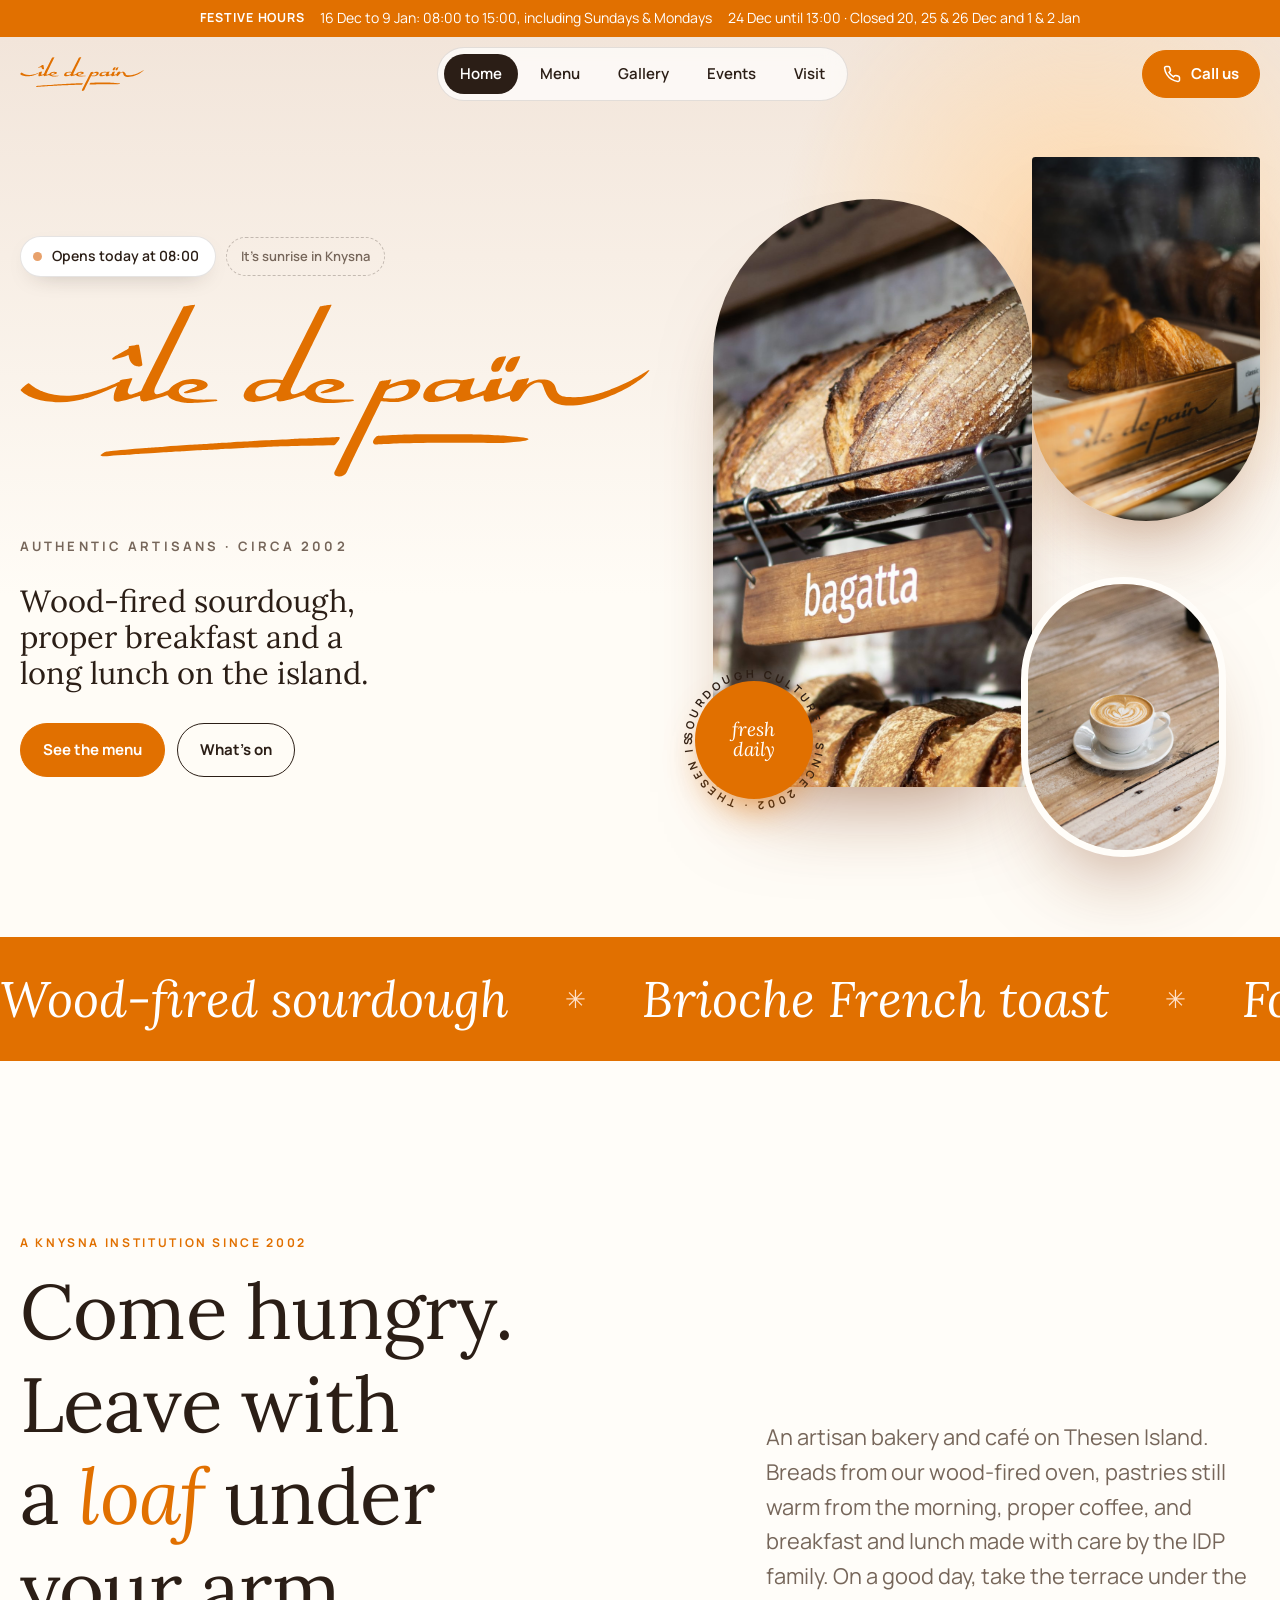
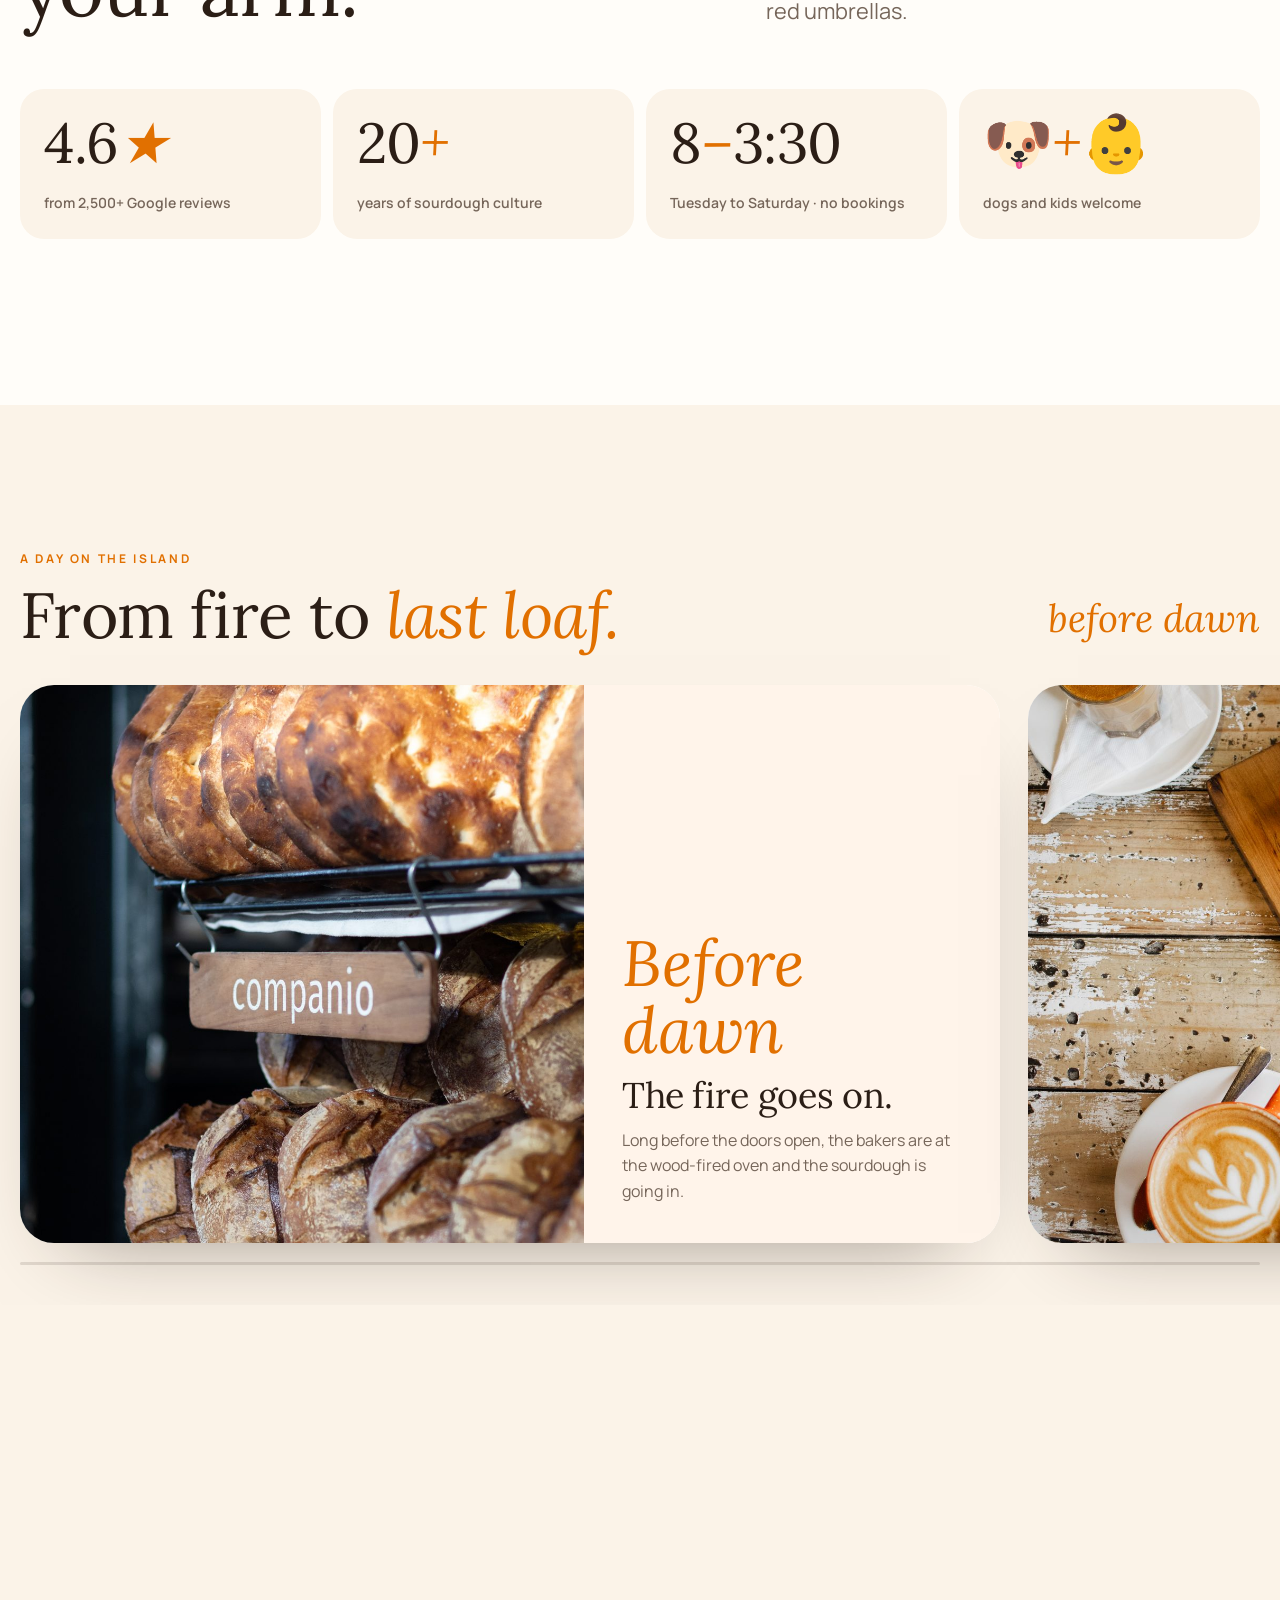
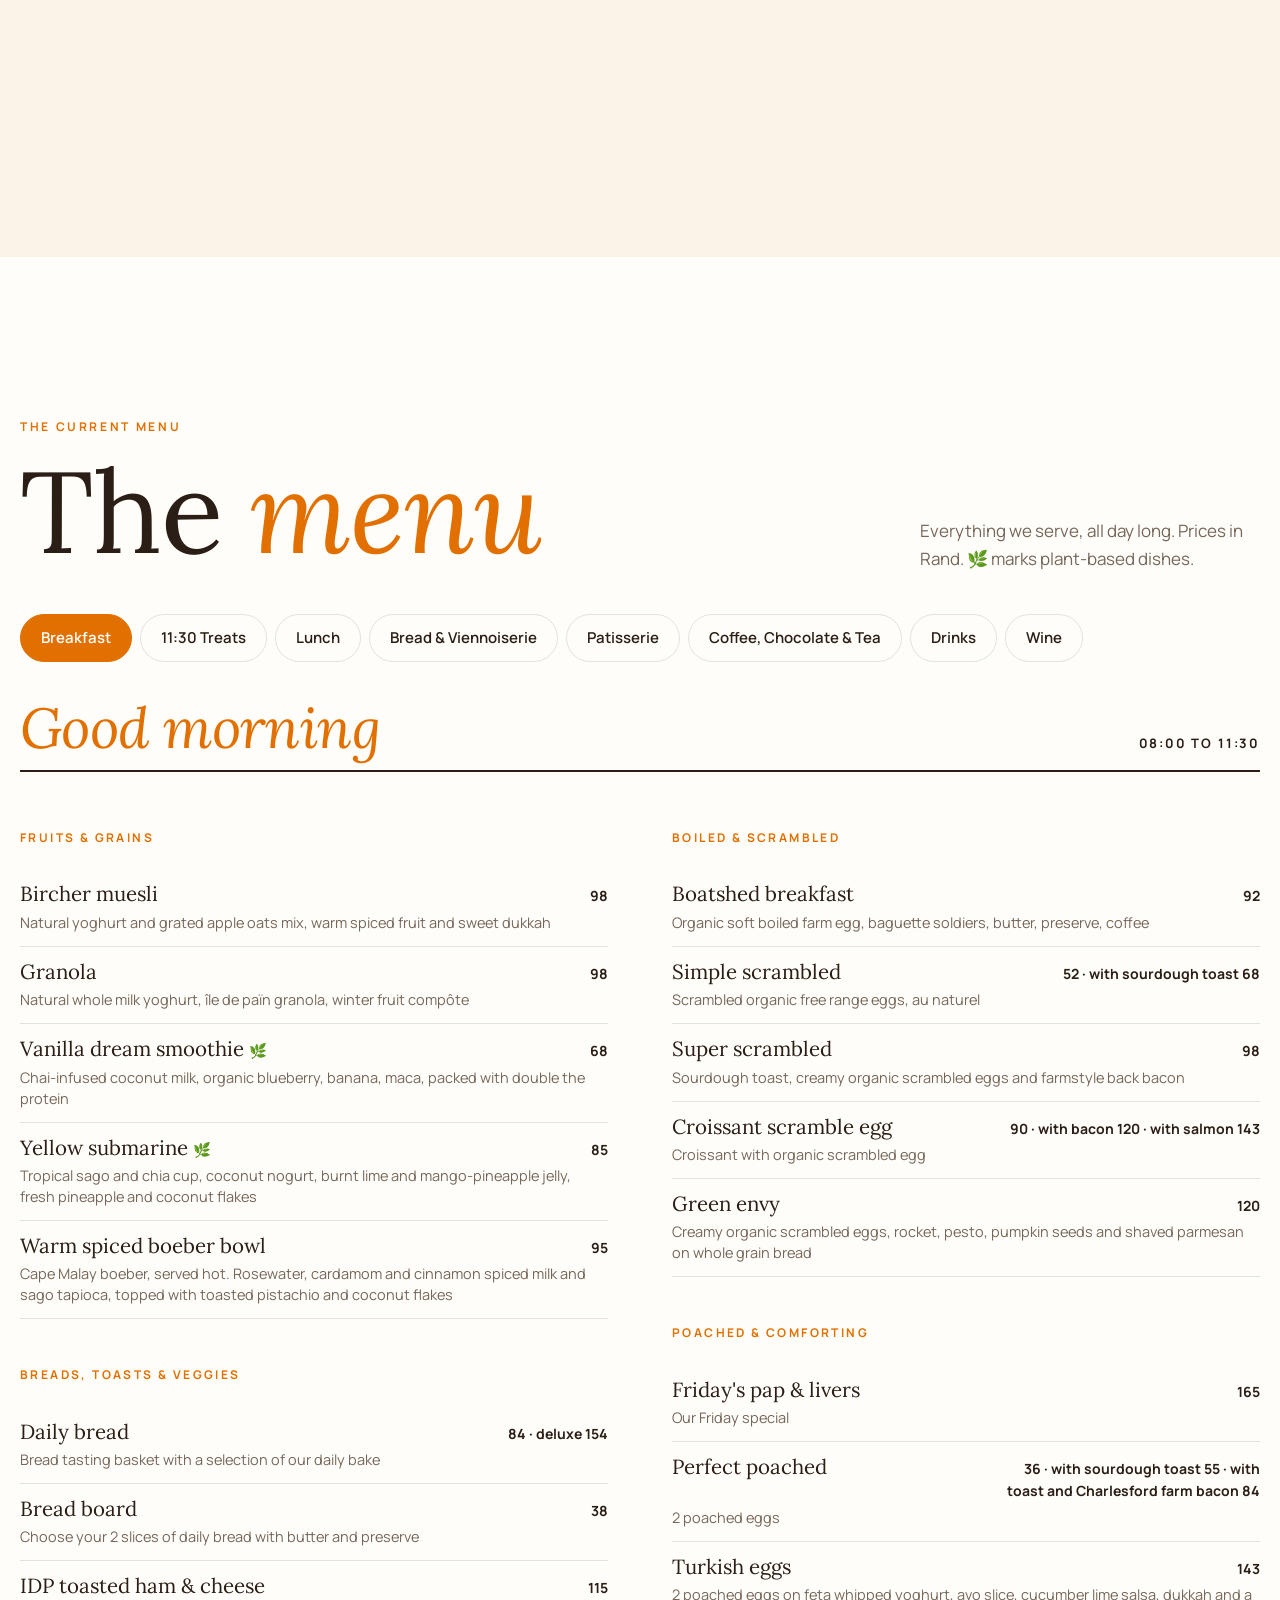
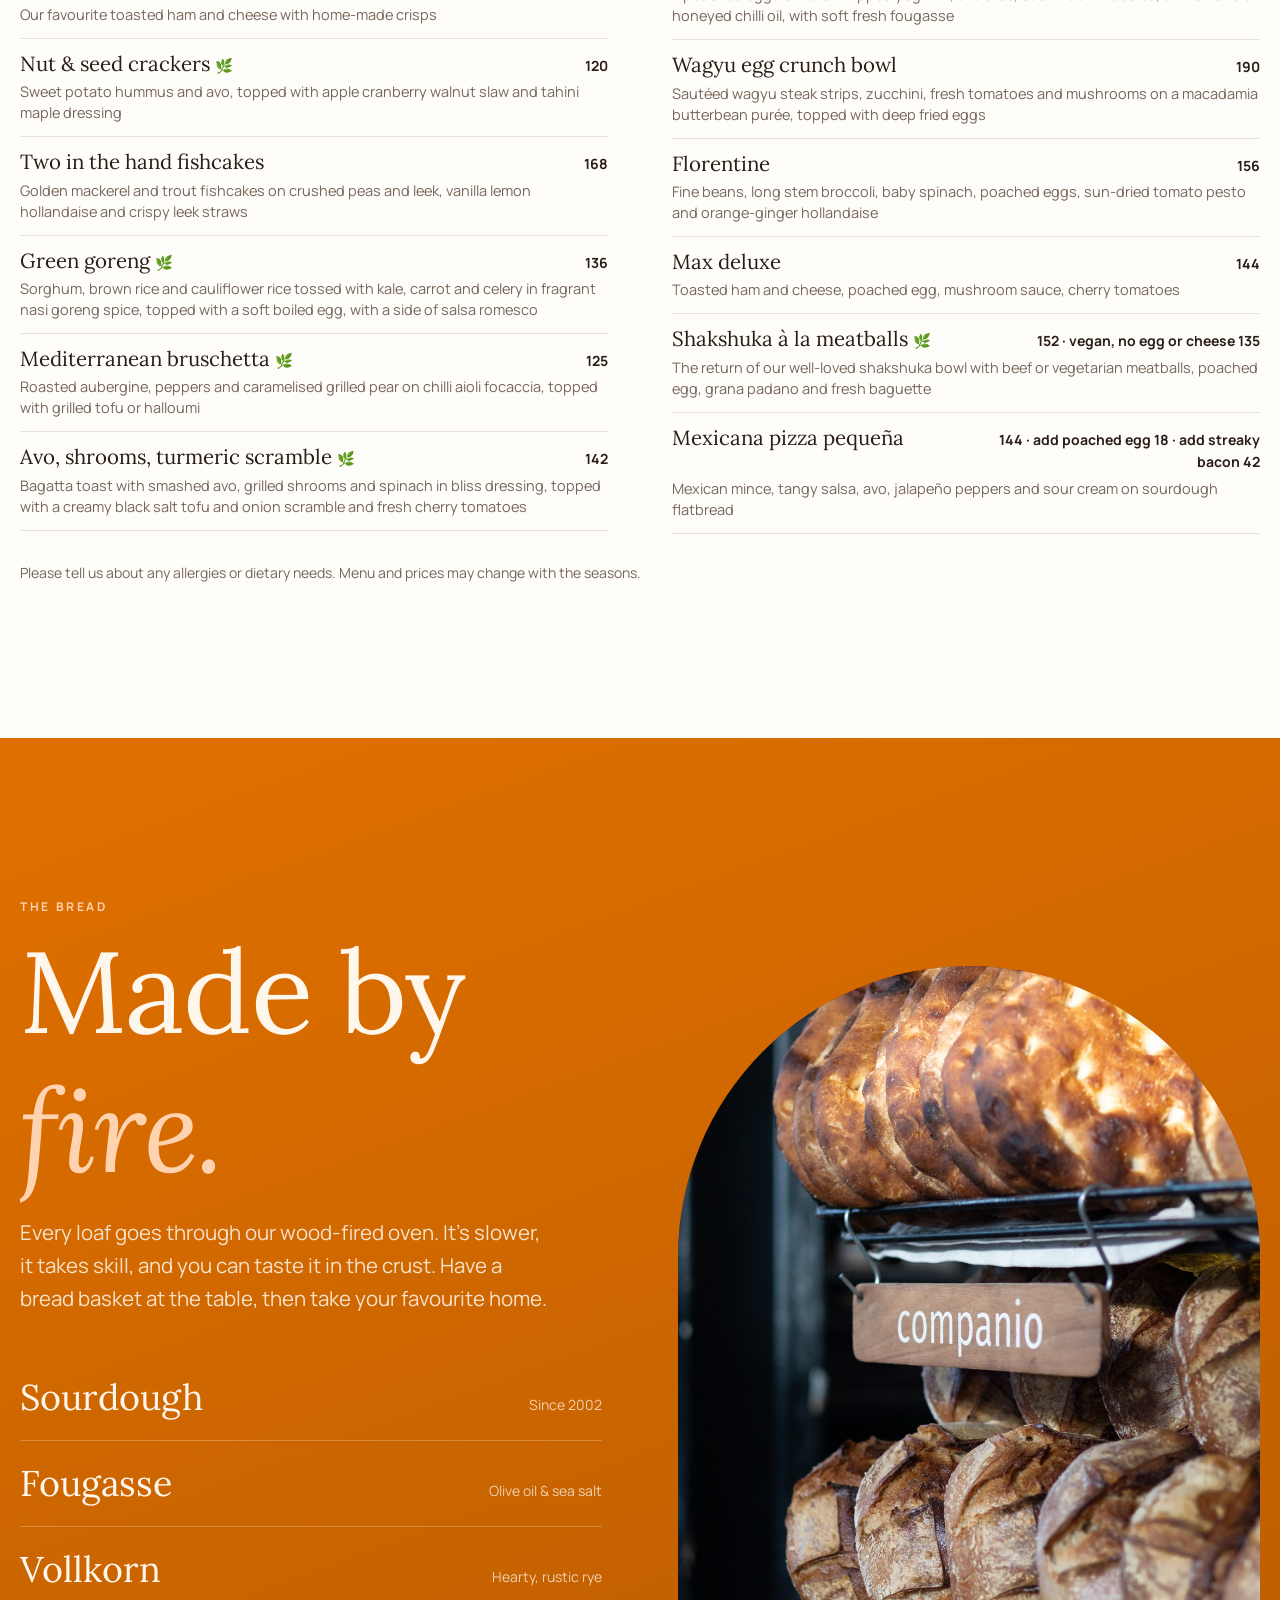
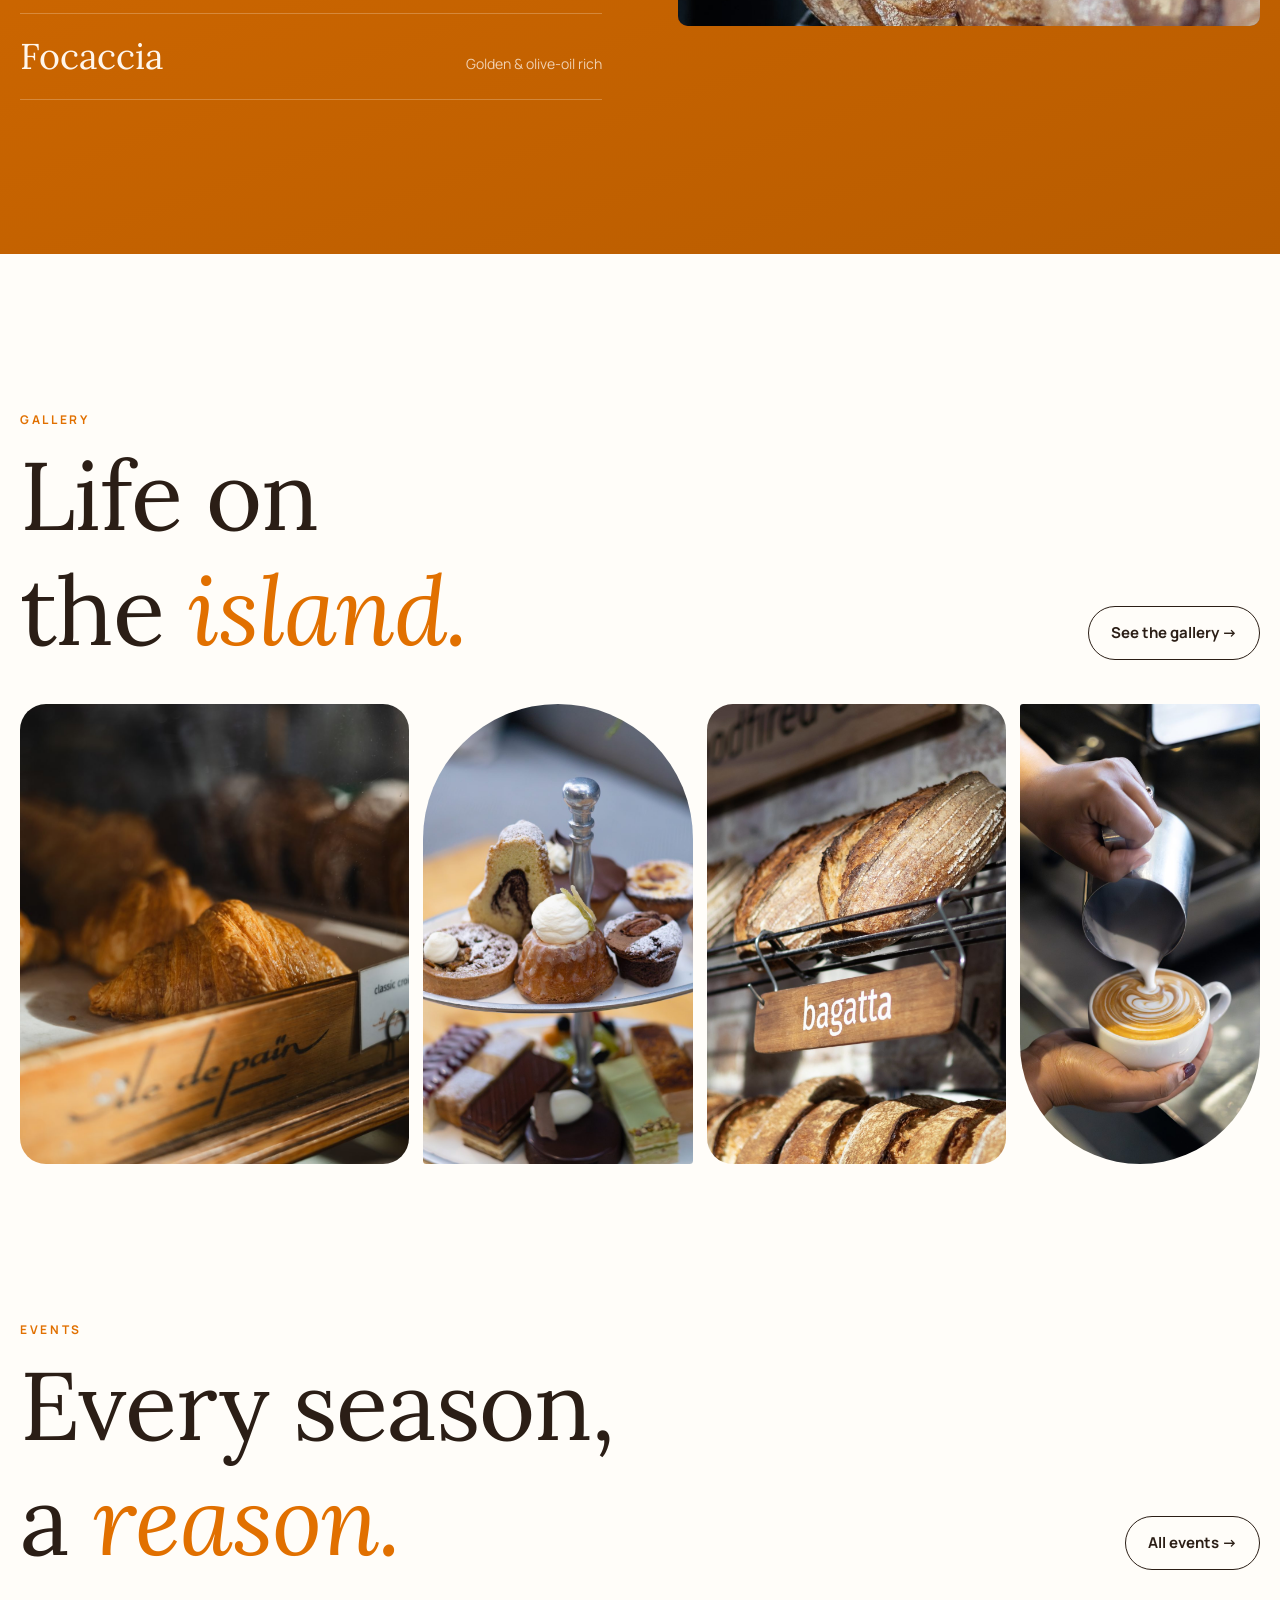
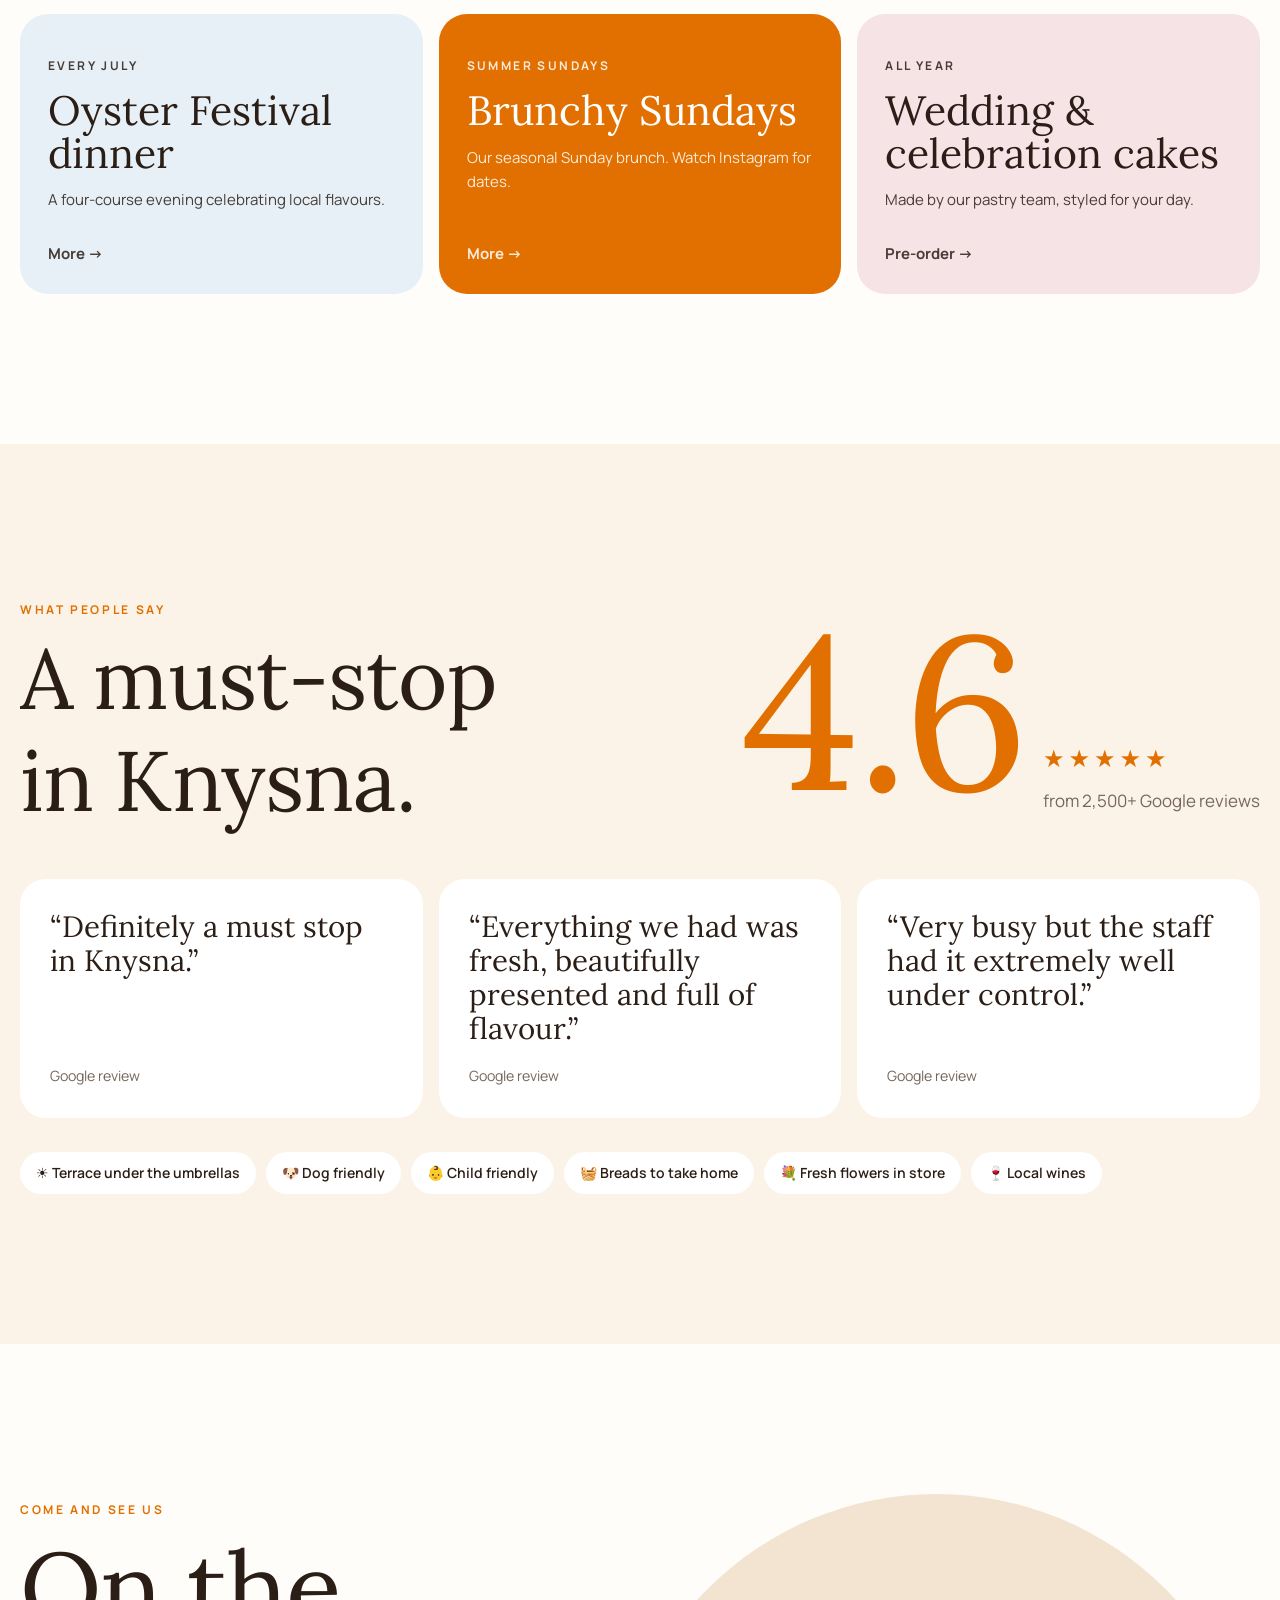
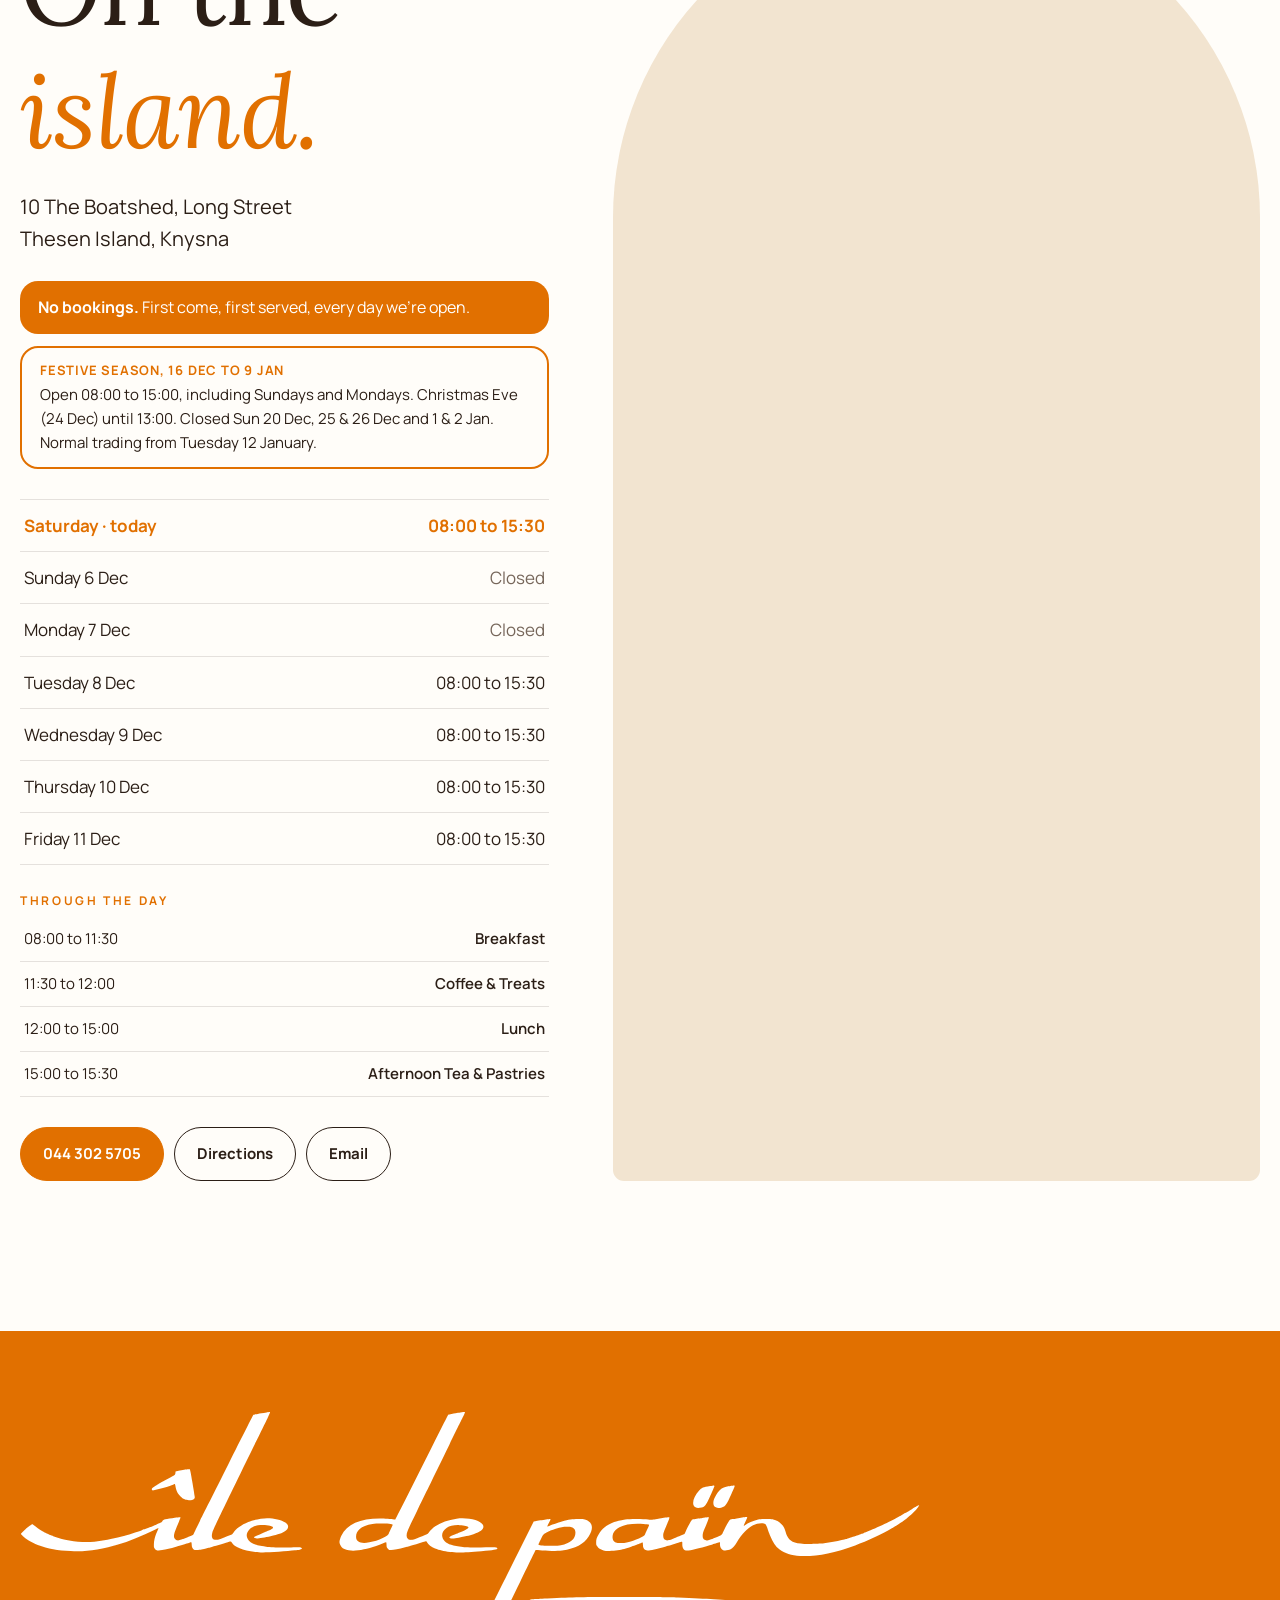
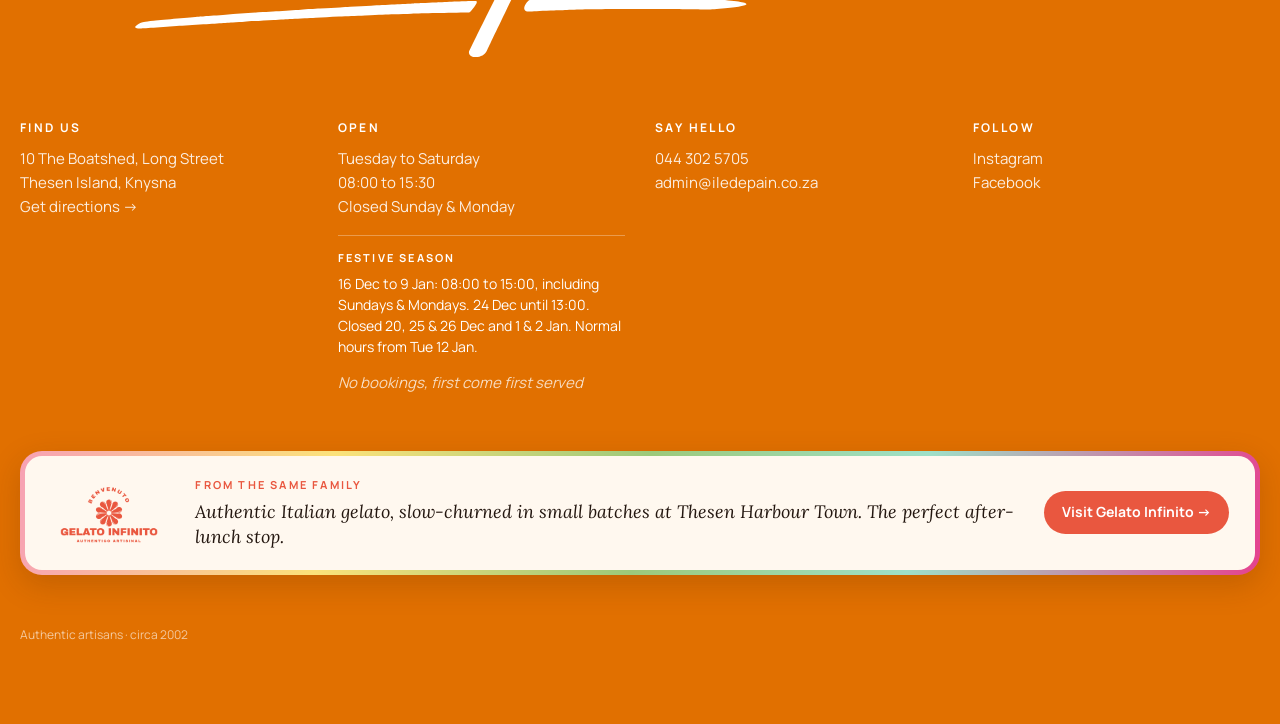
<file: index.html>
<!doctype html>
<html lang="en">
<head>
<meta charset="utf-8">
<meta property="og:type" content="website">
<meta property="og:site_name" content="île de païn">
<meta property="og:title" content="île de païn · Artisan bakery &amp; café, Thesen Island, Knysna">
<meta property="og:description" content="Wood-fired sourdough, pastries, breakfast and lunch on Thesen Island, Knysna, since 2002. Open Tuesday to Saturday, 08:00 to 15:30. No bookings, first come first served.">
<meta property="og:url" content="https://www.iledepain.co.za/">
<meta property="og:image" content="https://www.iledepain.co.za/assets/img/hq-bagatta-shelf.jpg">
<meta name="twitter:card" content="summary_large_image">
<script type="application/ld+json">{"@context": "https://schema.org", "@type": "Bakery", "name": "île de païn", "url": "https://www.iledepain.co.za/", "image": "https://www.iledepain.co.za/assets/img/hq-bagatta-shelf.jpg", "telephone": "+27443025705", "servesCuisine": ["Bakery", "Breakfast", "Lunch"], "priceRange": "RR", "acceptsReservations": false, "address": {"@type": "PostalAddress", "streetAddress": "10 The Boatshed, Long Street, Thesen Island", "addressLocality": "Knysna", "postalCode": "6571", "addressCountry": "ZA"}, "geo": {"@type": "GeoCoordinates", "latitude": -34.0477133, "longitude": 23.047419}, "openingHoursSpecification": [{"@type": "OpeningHoursSpecification", "dayOfWeek": ["Tuesday", "Wednesday", "Thursday", "Friday", "Saturday"], "opens": "08:00", "closes": "15:30"}], "sameAs": ["https://www.instagram.com/iledepain/"]}</script>
<link rel="canonical" href="https://www.iledepain.co.za/">
<meta name="viewport" content="width=device-width, initial-scale=1, viewport-fit=cover">
<title>île de païn · Artisan bakery & café, Thesen Island, Knysna</title>
<meta name="description" content="Wood-fired sourdough, pastries, breakfast and lunch on Thesen Island, Knysna, since 2002. Open Tuesday to Saturday, 08:00 to 15:30. No bookings, first come first served.">
<link rel="icon" href="data:image/svg+xml,%3Csvg xmlns='http://www.w3.org/2000/svg' viewBox='0 0 64 64'%3E%3Ccircle cx='32' cy='32' r='32' fill='%23E17000'/%3E%3Ctext x='32' y='42' font-family='Georgia' font-style='italic' font-size='26' text-anchor='middle' fill='%23fff'%3Eidp%3C/text%3E%3C/svg%3E">
<link rel="manifest" href="/manifest.webmanifest">
<meta name="theme-color" content="#E17000">
<link rel="apple-touch-icon" href="/assets/icons/apple-touch-icon.png">
<link rel="preconnect" href="https://fonts.googleapis.com">
<link rel="preconnect" href="https://fonts.gstatic.com" crossorigin>
<link rel="stylesheet" href="https://fonts.googleapis.com/css2?family=Lora:ital,wght@0,400..700;1,400..700&family=Manrope:wght@400;500;600;700;800&display=swap">
<link rel="stylesheet" href="/assets/site.css">
<style>
.hero{position:relative;min-height:100vh;min-height:100svh;overflow:hidden;display:flex;align-items:center}
.hero .sun{right:-10%;top:-12%}
.hero .wrap{position:relative;z-index:2;width:100%;display:grid;grid-template-columns:1.05fr .95fr;gap:40px;align-items:center;padding-top:110px;padding-bottom:70px}
@media (max-width:900px){.hero .wrap{grid-template-columns:1fr;padding-top:96px;gap:26px}}
.hero .meta{display:flex;gap:10px;flex-wrap:wrap;align-items:center}
.hero .sk{font-size:13px;font-weight:600;color:var(--ink-2);padding:8px 14px;border-radius:999px;border:1px dashed rgba(43,30,22,.25)}
.hero h1{font-size:clamp(82px,12.5vw,196px);margin-top:26px;font-weight:400;font-style:italic;color:var(--ember);letter-spacing:-.02em;line-height:.8}
.hero h1.logoh{font-size:0;line-height:0;margin-top:clamp(18px,3vh,30px)}
.hero h1.logoh img{display:block;width:min(100%,680px,calc((100svh - 400px)*3.64));min-width:min(100%,300px);height:auto}
/* laptops: short screens */
@media (min-width:901px) and (max-height:860px){
 .hero .wrap{padding-top:96px;padding-bottom:40px;gap:32px}
 .hero .since{margin-top:22px}
 .hero .lede{font-size:clamp(20px,2vw,26px);margin-top:16px}
 .hero .ctas{margin-top:22px}
 .arches{height:min(72vh,620px)}
}
@media (min-width:901px) and (max-width:1200px){.hero .wrap{grid-template-columns:1fr 1fr}}
.hero .since{font-size:13px;font-weight:700;letter-spacing:.24em;text-transform:uppercase;color:var(--ink-2);margin-top:clamp(30px,4.6vw,72px)}
.hero .lede{font-family:var(--f-d);font-size:clamp(23px,2.4vw,32px);line-height:1.18;max-width:20ch;margin-top:26px;font-weight:400}
.hero .ctas{display:flex;gap:12px;flex-wrap:wrap;margin-top:32px}
.arches{position:relative;height:min(78vh,700px)}
@media (max-width:900px){.arches{height:56vh;order:-1}}
.arch{position:absolute;overflow:hidden;border-radius:999px 999px 30px 30px;box-shadow:0 50px 90px -45px rgba(120,50,10,.6);background:var(--oat);will-change:transform}
.arch img{width:100%;height:100%;object-fit:cover;transform:scale(1.12);transition:transform 1.6s cubic-bezier(.2,.8,.2,1)}
.loaded .arch img{transform:scale(1)}
.arch.a{left:4%;top:6%;width:56%;height:84%;z-index:2}
.arch.b{right:0;top:0;width:40%;height:52%;border-radius:30px 30px 999px 999px}
.arch.c{right:6%;bottom:0;width:36%;height:40%;border-radius:999px;z-index:3;border:7px solid var(--flour)}
.ring{position:absolute;left:-2%;bottom:6%;width:150px;height:150px;z-index:4}
.ring .disc{position:absolute;inset:16px;border-radius:50%;background:var(--ember);color:#fff;display:grid;place-items:center;text-align:center;font-family:var(--f-d);font-style:italic;font-size:19px;line-height:1.05;box-shadow:0 18px 40px -14px rgba(225,112,0,.8)}
.ring svg{position:absolute;inset:0;animation:spin 20s linear infinite}
@keyframes spin{to{transform:rotate(360deg)}}
@media (max-width:900px){.ring{width:120px;height:120px;left:auto;right:2%;bottom:-6%}.ring .disc{font-size:15px}}
.marq{background:var(--ember);color:#fff;overflow:hidden;padding:22px 0;position:relative;z-index:3}
.marq .t{display:flex;width:max-content;animation:marq 42s linear infinite}
.marq span{font-family:var(--f-d);font-style:italic;font-weight:400;font-size:clamp(28px,4vw,50px);white-space:nowrap;padding-right:56px;display:inline-flex;align-items:center;gap:56px}
.marq span:after{content:"✳";font-style:normal;font-size:.5em;color:#FFE0C8}
@keyframes marq{to{transform:translateX(-50%)}}
.intro{padding:clamp(90px,13vw,170px) 0}
.intro .grid{display:grid;grid-template-columns:1.15fr .85fr;gap:clamp(30px,6vw,90px);align-items:end}
@media (max-width:900px){.intro .grid{grid-template-columns:1fr}}
.intro h2{font-size:clamp(46px,6vw,96px);margin-top:18px}
@media (min-width:901px){.intro h2{white-space:nowrap}}
.intro .big{font-size:clamp(19px,1.7vw,22px);color:var(--ink-2);max-width:46ch}
.facts{display:grid;grid-template-columns:repeat(4,1fr);gap:12px;margin-top:60px}
@media (max-width:900px){.facts{grid-template-columns:1fr 1fr}}
.fact{background:var(--cream);border-radius:24px;padding:24px;min-height:150px;display:flex;flex-direction:column;justify-content:space-between}
.fact b{font-family:var(--f-d);font-weight:400;font-size:clamp(42px,4.4vw,62px);line-height:1.04;letter-spacing:-.015em}
.fact b em{color:var(--ember)}
.fact small{color:var(--ink-2);font-size:14px;font-weight:600}
.day{position:relative;background:var(--cream)}
.day .pin{position:sticky;top:0;height:100vh;height:100svh;overflow:hidden;display:flex;flex-direction:column;justify-content:center;padding-top:76px}
.day .head{position:relative;z-index:2}
.day .head .wrap{display:flex;justify-content:space-between;align-items:flex-end;gap:20px}
.day h2{font-size:clamp(40px,5vw,72px)}
.clock{font-family:var(--f-d);font-size:clamp(28px,3vw,40px);font-style:italic;color:var(--ember);min-width:4ch;text-align:right}@media(max-width:900px){.clock{display:none}}
.track{display:flex;gap:28px;padding:0 var(--gut);will-change:transform;margin-top:clamp(20px,4vh,48px)}
.slide{flex:none;width:min(78vw,980px,calc((100svh - 300px)*1.75));height:min(62vh,560px,calc(100svh - 300px));display:grid;grid-template-columns:1.15fr .85fr;border-radius:34px;overflow:hidden;background:#fff;box-shadow:0 40px 80px -50px rgba(43,30,22,.5)}
.slide .ph{position:relative;overflow:hidden;background:var(--oat)}
.slide .ph img{width:100%;height:100%;object-fit:cover}
.slide .tx{padding:clamp(24px,3vw,44px);display:flex;flex-direction:column;justify-content:flex-end;background:var(--tone,#fff)}
.slide .time{font-family:var(--f-d);font-style:italic;font-size:clamp(44px,5vw,76px);line-height:1.04;color:var(--ember)}
.slide h3{font-size:clamp(28px,2.8vw,40px);line-height:1.02;margin-top:14px}
.slide p{color:var(--ink-2);margin-top:14px;font-size:16px}
.slide .n{font-size:12px;font-weight:700;letter-spacing:.2em;color:var(--ink-2)}
.progress{position:absolute;left:var(--gut);right:var(--gut);bottom:40px;height:3px;background:var(--line);border-radius:3px;overflow:hidden}
.progress i{display:block;height:100%;width:0;background:var(--ember)}
@media (max-width:900px){
  .day{height:auto!important}.day .pin{position:relative;height:auto;padding:110px 0 70px}
  .day .head{position:static}.track{flex-direction:column;transform:none!important;margin-top:36px}
  .slide{width:100%;height:auto;grid-template-columns:1fr}.slide .ph{aspect-ratio:4/3}.progress{display:none}
}
.menu{padding:clamp(90px,12vw,160px) 0;position:relative}
.menu .head{display:flex;justify-content:space-between;align-items:flex-end;gap:24px;flex-wrap:wrap}
.menu h2{font-size:clamp(60px,9vw,140px)}
.tabs{display:flex;gap:8px;margin-top:40px;overflow-x:auto;scrollbar-width:none}
.tabs::-webkit-scrollbar{display:none}
.tab{flex:none;border:1.5px solid var(--line);background:transparent;border-radius:999px;padding:11px 20px;font-weight:600;font-size:15px;cursor:pointer;transition:all .2s}
.tab[aria-selected="true"]{background:var(--ember);color:#fff;border-color:var(--ember)}
.tabwrap{position:relative;margin-top:40px}
.tabwrap .tabs{margin-top:0;scroll-behavior:smooth;padding:2px 0}
.tabarrow{position:absolute;top:50%;transform:translateY(-50%);z-index:2;width:42px;height:42px;border-radius:50%;border:0;background:var(--ember);color:#fff;display:grid;place-items:center;cursor:pointer;box-shadow:0 6px 18px -6px rgba(225,112,0,.7);animation:nudge 1.6s ease-in-out infinite}
.tabarrow svg{width:20px;height:20px}
.tabarrow.r{right:-4px}.tabarrow.l{left:-4px;animation:none}
.tabarrow[hidden]{display:none}
.tabwrap:before,.tabwrap:after{content:"";position:absolute;top:0;bottom:0;width:70px;pointer-events:none;z-index:1;opacity:0;transition:opacity .25s}
.tabwrap:after{right:0;background:linear-gradient(90deg,rgba(255,253,249,0),var(--flour) 70%)}
.tabwrap:before{left:0;background:linear-gradient(270deg,rgba(255,253,249,0),var(--flour) 70%)}
.tabwrap.more-r:after,.tabwrap.more-l:before{opacity:1}
@keyframes nudge{0%,100%{transform:translateY(-50%) translateX(0)}50%{transform:translateY(-50%) translateX(4px)}}
.panel{display:none;margin-top:34px}
.panel.on{display:block;animation:fade .5s}
.ptop{display:flex;justify-content:space-between;align-items:baseline;gap:16px;flex-wrap:wrap;border-bottom:2px solid var(--ink);padding-bottom:14px}
.ptop h3{font-size:clamp(36px,4.4vw,60px);font-style:italic;font-weight:400;color:var(--ember)}
.ptime{font-weight:700;letter-spacing:.14em;font-size:13px;text-transform:uppercase}
.pnote{color:var(--ink-2);max-width:70ch;margin-top:16px;font-size:16px}
.groups{columns:2;column-gap:clamp(30px,5vw,70px);margin-top:10px}
@media (max-width:820px){.groups{columns:1}}
.grp{break-inside:avoid;padding-top:30px}
.grp h4{font-size:12px;font-weight:700;letter-spacing:.2em;text-transform:uppercase;color:var(--crust,#B85C00);padding-bottom:6px}
.mi{padding:13px 0;border-bottom:1px solid var(--line);break-inside:avoid}
.mn{display:flex;justify-content:space-between;align-items:baseline;gap:14px}
.mn b{font-family:var(--f-d);font-weight:400;font-size:clamp(19px,1.6vw,22px);line-height:1.15}
.pr{font-weight:700;font-size:14px;text-align:right;max-width:46%;color:var(--ink)}
.mi p{color:var(--ink-2);font-size:14.5px;margin-top:4px;line-height:1.45}
.pb{font-size:.7em}
@media (max-width:600px){.mn{flex-direction:column;gap:3px}.pr{text-align:left;max-width:none;color:var(--ember)}}
.wine .mn b{font-size:clamp(17px,1.4vw,19px)}
.pfoot{margin-top:26px;font-family:var(--f-d);font-style:italic;font-size:18px;color:var(--ink-2)}
.gifts{padding:clamp(90px,12vw,150px) 0;background:var(--cream)}
.gifts .head{display:flex;justify-content:space-between;align-items:flex-end;gap:20px;flex-wrap:wrap}
.gifts h2{font-size:clamp(54px,7.5vw,112px)}
.gset{display:grid;grid-template-columns:repeat(4,1fr);gap:16px;margin-top:44px}
@media (max-width:1000px){.gset{grid-template-columns:1fr 1fr}}@media (max-width:600px){.gset{grid-template-columns:1fr}}
.gcard{background:#fff;border-radius:28px;padding:14px 14px 26px}
.gph{position:relative;aspect-ratio:4/3;border-radius:20px;overflow:hidden;background:var(--oat)}
.gph img{width:100%;height:100%;object-fit:cover}
.gph span{position:absolute;left:12px;top:12px;background:var(--ember);color:#fff;font-size:11px;font-weight:700;letter-spacing:.16em;text-transform:uppercase;padding:7px 12px;border-radius:999px}
.gcard h3{font-size:clamp(26px,2.4vw,32px);margin:20px 10px 0}
.gcard p{color:var(--ink-2);margin:8px 10px 0;font-size:15px}
.clubband{padding:clamp(70px,9vw,120px) 0 0}
.cb{background:linear-gradient(150deg,#2B1E16,#5A3A22);color:#FFF6EC;border-radius:40px;padding:clamp(30px,5vw,64px);display:flex;justify-content:space-between;align-items:flex-end;gap:30px;flex-wrap:wrap}
.cb h2{font-size:clamp(50px,7vw,104px)}
.cb h2 em{color:#F2C98A}
.cb p{margin-top:18px;max-width:46ch;color:rgba(255,246,236,.85);font-size:18px}
.cbb{display:flex;gap:10px;flex-wrap:wrap}
.cb .btn.fill{background:#F2C98A;border-color:#F2C98A;color:#2B1E16}
.festnote{margin-top:12px;border:2px solid var(--ember);color:var(--ink);border-radius:18px;padding:12px 18px;font-size:15px}.festnote b{display:block;color:var(--ember);font-size:13px;letter-spacing:.06em;text-transform:uppercase;margin-bottom:2px}
.nobook{margin-top:26px;background:var(--ember);color:#fff;border-radius:18px;padding:14px 18px;font-size:16px}
.service{margin-top:26px}
.service [data-service] div{display:flex;justify-content:space-between;gap:12px;padding:10px 4px;border-bottom:1px solid var(--line);font-size:15px}
.service [data-service] div b{font-weight:600}
.service [data-service] div.now{color:var(--ember);font-weight:700}
.service .eyebrow{display:block;margin-bottom:6px}
.menu .note{margin-top:28px;color:var(--ink-2);font-size:14px}
.fire{background:linear-gradient(160deg,#E17000,#B85C00);color:#FFF6EC;padding:clamp(90px,12vw,160px) 0;overflow:hidden;position:relative}
.fire .grid{display:grid;grid-template-columns:1fr 1fr;gap:clamp(30px,6vw,90px);align-items:center}
@media (max-width:900px){.fire .grid{grid-template-columns:1fr}}
.fire h2{font-size:clamp(60px,9vw,140px)}
.fire h2 em{font-style:italic;color:#FFD3B0}
.fire p{color:rgba(255,246,236,.86);font-size:clamp(18px,1.6vw,21px);margin-top:26px;max-width:44ch}
.breads{margin-top:40px;display:grid}
.bread{display:flex;justify-content:space-between;align-items:baseline;gap:16px;border-bottom:1px solid rgba(255,246,236,.25);padding:14px 0}
.bread b{font-family:var(--f-d);font-weight:400;font-size:clamp(26px,2.8vw,36px)}
.bread span{color:rgba(255,246,236,.75);font-size:14px;text-align:right}
.reel{position:relative;height:clamp(440px,60vw,660px);border-radius:999px 999px 34px 34px;overflow:hidden;background:#8a3a1c}
.reel img{position:absolute;inset:0;width:100%;height:100%;object-fit:cover;opacity:0;transform:scale(1.06);transition:opacity 1.2s ease,transform 6s ease}
.reel img.on{opacity:1;transform:scale(1)}
#embers{position:absolute;inset:0;width:100%;height:100%;pointer-events:none}
.teaser{padding:clamp(90px,12vw,150px) 0}
.teaser .head{display:flex;justify-content:space-between;align-items:flex-end;gap:20px;flex-wrap:wrap}
.teaser h2{font-size:clamp(54px,7.5vw,112px)}
.strip{display:grid;grid-template-columns:1.3fr .9fr 1fr .8fr;gap:14px;margin-top:44px;height:clamp(300px,36vw,460px)}
.strip button{border:0;padding:0;border-radius:26px;overflow:hidden;cursor:zoom-in;background:var(--oat)}
.strip button:nth-child(2){border-radius:999px 999px 26px 26px}
.strip button:nth-child(4){border-radius:26px 26px 999px 999px}
.strip img{width:100%;height:100%;object-fit:cover;transition:transform .8s cubic-bezier(.2,.8,.2,1)}
.strip button:hover img{transform:scale(1.06)}
@media (max-width:760px){.strip{grid-template-columns:1fr 1fr;height:auto}.strip button{aspect-ratio:3/4}}
.evs{display:grid;grid-template-columns:repeat(3,1fr);gap:16px;margin-top:44px}
@media (max-width:900px){.evs{grid-template-columns:1fr}}
.evc{border-radius:28px;padding:28px;min-height:280px;display:flex;flex-direction:column;justify-content:space-between;text-decoration:none;transition:transform .35s cubic-bezier(.2,.8,.2,1)}
.evc:hover{transform:translateY(-6px) rotate(-.6deg)}
.evc .when{font-size:12px;font-weight:700;letter-spacing:.2em;text-transform:uppercase}
.evc b{font-family:var(--f-d);font-weight:400;font-size:clamp(34px,3.2vw,46px);line-height:1.04;display:block;margin-top:14px}
.evc span{font-size:15px;opacity:.85;margin-top:14px;display:block}
.evc .go{margin-top:20px;font-weight:700}
.love{padding:clamp(90px,12vw,150px) 0;background:var(--cream)}
.love .top{display:flex;align-items:flex-end;gap:30px;flex-wrap:wrap;justify-content:space-between}
.score{display:flex;align-items:flex-end;gap:18px}
.score b{font-family:var(--f-d);font-weight:400;font-size:clamp(120px,17vw,230px);line-height:1.04;letter-spacing:-.02em;color:var(--ember)}
.score div{padding-bottom:10px}
.stars{color:var(--ember);font-size:24px;letter-spacing:4px}
.quotes{display:grid;grid-template-columns:repeat(3,1fr);gap:16px;margin-top:54px}
@media (max-width:900px){.quotes{grid-template-columns:1fr}}
.q{background:#fff;border-radius:26px;padding:30px;display:flex;flex-direction:column;gap:20px}
.q p{font-family:var(--f-d);font-size:clamp(24px,2.3vw,30px);line-height:1.16}
.q small{color:var(--ink-2);margin-top:auto}
.extras{display:flex;gap:10px;flex-wrap:wrap;margin-top:34px}
.extras span{background:#fff;border-radius:999px;padding:10px 16px;font-weight:600;font-size:14px}
.visit{padding:clamp(90px,12vw,150px) 0}
.visit .grid{display:grid;grid-template-columns:.9fr 1.1fr;gap:clamp(30px,5vw,70px)}
@media (max-width:900px){.visit .grid{grid-template-columns:1fr}}
.visit h2{font-size:clamp(60px,8vw,124px)}
.addr{margin-top:26px;font-size:20px}
.hours{margin-top:30px;border-top:1px solid var(--line)}
.hours div{display:flex;justify-content:space-between;padding:12px 4px;border-bottom:1px solid var(--line)}
.hours div.today{font-weight:700;color:var(--ember)}
.hours div.closed span:last-child{color:var(--ink-2)}
.visit .ctas{display:flex;gap:10px;flex-wrap:wrap;margin-top:30px}
.map{border-radius:999px 999px 34px 34px;overflow:hidden;min-height:520px;background:var(--oat);position:relative}
.map iframe{position:absolute;inset:0;width:100%;height:100%;border:0;filter:saturate(.8) sepia(.12)}
</style>
</head>
<body data-page="home">

<section class="hero sky" id="top">
  <div class="sun" aria-hidden="true"></div>
  <div class="wrap">
    <div>
      <div class="meta"><span class="status" data-status><i></i><span>Open Tuesday to Saturday, 08:00 to 15:30</span></span><span class="sk" data-skylabel></span></div>
      <h1 class="logoh rv"><img src="/assets/img/logo-orange.svg" alt="île de païn" width="3144" height="864"></h1>
      <p class="since rv">Authentic artisans · circa 2002</p>
      <p class="lede rv">Wood-fired sourdough, proper breakfast and a long lunch on the island.</p>
      <div class="ctas rv"><a class="btn fill" href="#menu">See the menu</a><a class="btn" href="/events/">What's on</a></div>
    </div>
    <div class="arches" aria-hidden="true">
      <div class="arch a" data-depth="18"><img data-photo="loaves" alt=""></div>
      <div class="arch b" data-depth="-26"><img data-photo="croissants" alt=""></div>
      <div class="arch c" data-depth="34"><img data-photo="latte" alt=""></div>
      <div class="ring"><svg viewBox="0 0 150 150"><defs><path id="c" d="M75,75 m-62,0 a62,62 0 1,1 124,0 a62,62 0 1,1 -124,0"/></defs><text font-size="11" letter-spacing="3.4" fill="#2B1E16" font-family="Manrope" font-weight="700"><textPath href="#c">SOURDOUGH CULTURE · SINCE 2002 · THESEN ISLAND ·</textPath></text></svg><div class="disc">fresh<br>daily</div></div>
    </div>
  </div>
</section>

<div class="marq" aria-hidden="true"><div class="t">
  <span>Wood-fired sourdough</span><span>Brioche French toast</span><span>Fougasse</span><span>Classic croissants</span><span>Pastéis de nata</span><span>Vietnamese iced coffee</span><span>Peanut nougat</span><span>Almond kisses</span>
  <span>Wood-fired sourdough</span><span>Brioche French toast</span><span>Fougasse</span><span>Classic croissants</span><span>Pastéis de nata</span><span>Vietnamese iced coffee</span><span>Peanut nougat</span><span>Almond kisses</span>
</div></div>

<section class="intro"><div class="wrap">
  <div class="grid">
    <div><span class="eyebrow">A Knysna institution since 2002</span><h2 class="split">Come hungry.<br>Leave with<br>a <span class="it">loaf</span> under<br>your arm.</h2></div>
    <p class="big rv">An artisan bakery and café on Thesen Island. Breads from our wood-fired oven, pastries still warm from the morning, proper coffee, and breakfast and lunch made with care by the IDP family. On a good day, take the terrace under the red umbrellas.</p>
  </div>
  <div class="facts">
    <div class="fact rv"><b>4.6<em>★</em></b><small>from 2,500+ Google reviews</small></div>
    <div class="fact rv"><b>20<em>+</em></b><small>years of sourdough culture</small></div>
    <div class="fact rv"><b>8<em>–</em>3:30</b><small>Tuesday to Saturday · no bookings</small></div>
    <div class="fact rv"><b>🐶<em>+</em>👶</b><small>dogs and kids welcome</small></div>
  </div>
</div></section>

<section class="day" id="day">
  <div class="pin">
    <div class="head"><div class="wrap"><div><span class="eyebrow">A day on the island</span><h2 style="margin-top:12px">From fire to <span class="it">last loaf.</span></h2></div><div class="clock" id="clock">before dawn</div></div></div>
    <div class="track" id="track">
      <article class="slide" data-clock="before dawn"><div class="ph"><img data-photo="oven" alt="Fresh loaves on the bread wall" loading="lazy"></div><div class="tx" style="--tone:#FFF4EA"><div><div class="time">Before dawn</div><h3>The fire goes on.</h3><p>Long before the doors open, the bakers are at the wood-fired oven and the sourdough is going in.</p></div></div></article>
      <article class="slide" data-clock="08:00"><div class="ph"><img data-photo="frenchtoast" alt="Breakfast at île de païn" loading="lazy"></div><div class="tx" style="--tone:#FFF9EF"><div><div class="time">08:00</div><h3>Breakfast.</h3><p>Doors open, first coffees and warm croissants. Turkish eggs, shakshuka meatballs and the Boatshed breakfast until 11:30.</p></div></div></article>
      <article class="slide" data-clock="11:30"><div class="ph"><img data-photo="hightea" alt="A stand of pastries and treats" loading="lazy"></div><div class="tx" style="--tone:#F4F8FB"><div><div class="time">11:30</div><h3>Coffee &amp; treats.</h3><p>The half hour in between. Coffee, tea and something from the patisserie while the kitchen turns to lunch.</p></div></div></article>
      <article class="slide" data-clock="12:00"><div class="ph"><img data-photo="salad" alt="A fresh lunch bowl" loading="lazy"></div><div class="tx" style="--tone:#FFF6E8"><div><div class="time">12:00</div><h3>Long lunch.</h3><p>Popeye salad, confit duck, sourdough flatbreads and a glass of something local. Lunch runs until 15:00.</p></div></div></article>
      <article class="slide" data-clock="15:00"><div class="ph"><img data-photo="display" alt="The bread shelves" loading="lazy"></div><div class="tx" style="--tone:#FBE9DA"><div><div class="time">15:00</div><h3>Tea &amp; last loaves.</h3><p>Afternoon tea and pastries until 15:30. Don't leave empty-handed: we'll wrap any bread for you to take home.</p></div></div></article>
    </div>
    <div class="progress"><i id="prog"></i></div>
  </div>
</section>

<section class="menu" id="menu"><div class="wrap">
  <div class="head"><div><span class="eyebrow">The current menu</span><h2 class="split" style="margin-top:14px">The <span class="it">menu</span></h2></div><p class="rv" style="color:var(--ink-2);max-width:34ch">Everything we serve, all day long. Prices in Rand. <span class="pbk">🌿</span> marks plant-based dishes.</p></div>
  <div class="tabwrap rv"><button class="tabarrow l" id="mleft" aria-label="Scroll menu sections left" hidden><svg viewBox="0 0 24 24" fill="none" stroke="currentColor" stroke-width="2.6" stroke-linecap="round" stroke-linejoin="round"><path d="M15 5l-7 7 7 7"/></svg></button><div class="tabs" role="tablist" aria-label="Menu sections" id="mtabs"></div><button class="tabarrow r" id="mright" aria-label="Scroll to more menu sections" hidden><svg viewBox="0 0 24 24" fill="none" stroke="currentColor" stroke-width="2.6" stroke-linecap="round" stroke-linejoin="round"><path d="M9 5l7 7-7 7"/></svg></button></div>
  <div id="mpanels"></div>
  <p class="note">Please tell us about any allergies or dietary needs. Menu and prices may change with the seasons.</p>
</div></section>

<section class="fire" id="bread">
  <canvas id="embers" aria-hidden="true"></canvas>
  <div class="wrap grid" style="position:relative">
    <div>
      <span class="eyebrow" style="color:#FFD3B0">The bread</span>
      <h2 class="split" style="margin-top:14px">Made by<br><em>fire.</em></h2>
      <p class="rv">Every loaf goes through our wood-fired oven. It's slower, it takes skill, and you can taste it in the crust. Have a bread basket at the table, then take your favourite home.</p>
      <div class="breads rv">
        <div class="bread"><b>Sourdough</b><span>Since 2002</span></div>
        <div class="bread"><b>Fougasse</b><span>Olive oil &amp; sea salt</span></div>
        <div class="bread"><b>Vollkorn</b><span>Hearty, rustic rye</span></div>
        <div class="bread"><b>Focaccia</b><span>Golden &amp; olive-oil rich</span></div>
      </div>
    </div>
    <div class="reel rv" id="reel"><img class="on" data-photo="oven" alt="Loaves on the bread wall"><img data-photo="flatbread" alt="Fougasse on the shelf"><img data-photo="cooling" alt="Companio on the shelf"><img data-photo="sourdough" alt="A sourdough loaf"></div>
  </div>
</section>

<section class="teaser"><div class="wrap">
  <div class="head"><div><span class="eyebrow">Gallery</span><h2 class="split" style="margin-top:14px">Life on<br>the <span class="it">island.</span></h2></div><a class="btn rv" href="/gallery/">See the gallery →</a></div>
  <div class="strip rv" id="strip"></div>
</div></section>

<section class="teaser" style="padding-top:0"><div class="wrap">
  <div class="head"><div><span class="eyebrow">Events</span><h2 class="split" style="margin-top:14px">Every season,<br>a <span class="it">reason.</span></h2></div><a class="btn rv" href="/events/">All events →</a></div>
  <div class="evs">
    <a class="evc rv" href="/events/#oyster" style="background:#E7F0F6"><div><span class="when">Every July</span><b>Oyster Festival dinner</b><span>A four-course evening celebrating local flavours.</span></div><span class="go">More →</span></a>
    <a class="evc rv" href="/events/#brunch" style="background:var(--ember);color:#fff"><div><span class="when">Summer Sundays</span><b>Brunchy Sundays</b><span>Our seasonal Sunday brunch. Watch Instagram for dates.</span></div><span class="go">More →</span></a>
    <a class="evc rv" href="/events/#cakes" style="background:#F6E3E6"><div><span class="when">All year</span><b>Wedding &amp; celebration cakes</b><span>Made by our pastry team, styled for your day.</span></div><span class="go">Pre-order →</span></a>
  </div>
</div></section>

<section class="love" id="love"><div class="wrap">
  <div class="top">
    <div><span class="eyebrow">What people say</span><h2 class="split" style="font-size:clamp(50px,6.6vw,96px);margin-top:14px">A must-stop<br>in Knysna.</h2></div>
    <div class="score rv"><b>4.6</b><div><div class="stars" aria-label="4.6 out of 5 stars">★★★★★</div><span style="color:var(--ink-2)">from 2,500+ Google reviews</span></div></div>
  </div>
  <div class="quotes">
    <div class="q rv"><p>“Definitely a must stop in Knysna.”</p><small>Google review</small></div>
    <div class="q rv"><p>“Everything we had was fresh, beautifully presented and full of flavour.”</p><small>Google review</small></div>
    <div class="q rv"><p>“Very busy but the staff had it extremely well under control.”</p><small>Google review</small></div>
  </div>
  <div class="extras rv"><span>☀️ Terrace under the umbrellas</span><span>🐶 Dog friendly</span><span>👶 Child friendly</span><span>🧺 Breads to take home</span><span>💐 Fresh flowers in store</span><span>🍷 Local wines</span></div>
</div></section>

<section class="visit" id="visit"><div class="wrap">
  <div class="grid">
    <div>
      <span class="eyebrow">Come and see us</span>
      <h2 class="split" style="margin-top:14px">On the<br><span class="it">island.</span></h2>
      <p class="addr rv">10 The Boatshed, Long Street<br>Thesen Island, Knysna</p>
      <div class="nobook rv"><b>No bookings.</b> First come, first served, every day we're open.</div>
      <div class="festnote rv"><b>Festive season, 16 Dec to 9 Jan</b>Open 08:00 to 15:00, including Sundays and Mondays. Christmas Eve (24 Dec) until 13:00. Closed Sun 20 Dec, 25 &amp; 26 Dec and 1 &amp; 2 Jan. Normal trading from Tuesday 12 January.</div>
      <div class="hours rv" data-hours></div>
      <div class="service rv"><span class="eyebrow">Through the day</span><div data-service></div></div>
      <div class="ctas rv">
        <a class="btn fill" href="tel:+27443025705">044 302 5705</a>
        <a class="btn" href="https://www.google.com/maps/dir/?api=1&destination=-34.0477133,23.047419" target="_blank" rel="noopener">Directions</a>
        <a class="btn" href="mailto:admin@iledepain.co.za">Email</a>
      </div>
    </div>
    <div class="map rv"><iframe title="Map to île de païn on Thesen Island" loading="lazy" referrerpolicy="no-referrer-when-downgrade" src="https://www.google.com/maps?q=-34.0477133,23.047419&z=16&output=embed"></iframe></div>
  </div>
</div></section>

<script src="/assets/photos.js"></script>
<script src="/assets/menu.js"></script>
<script src="/assets/site.js"></script>
<script>
(function(){
const {reduce}=IDP;
document.querySelectorAll("img[data-photo]").forEach(i=>i.src=PHOTO(i.dataset.photo));
addEventListener("load",()=>document.body.classList.add("loaded"));setTimeout(()=>document.body.classList.add("loaded"),1200);

const arches=[...document.querySelectorAll(".arch")];let mx=0,my=0;
if(!reduce){
 addEventListener("pointermove",e=>{mx=e.clientX/innerWidth-.5;my=e.clientY/innerHeight-.5},{passive:true});
 (function loop(){requestAnimationFrame(loop);const y=Math.min(scrollY,innerHeight);arches.forEach(a=>{const d=+a.dataset.depth;a.style.transform=`translate3d(${mx*d}px,${my*d - y*d/120}px,0)`})})();
}

const day=document.getElementById("day"),track=document.getElementById("track"),prog=document.getElementById("prog"),clock=document.getElementById("clock"),slides=[...track.children];
function sizeDay(){if(innerWidth<=900){day.style.height="";track.style.transform="";return}const dist=track.scrollWidth-innerWidth;day.style.height=(innerHeight+dist)+"px";day.dataset.dist=dist}
function runDay(){if(innerWidth<=900)return;const r=day.getBoundingClientRect(),dist=+day.dataset.dist||0;const k=Math.min(1,Math.max(0,-r.top/Math.max(1,day.offsetHeight-innerHeight)));track.style.transform=`translate3d(${-k*dist}px,0,0)`;prog.style.width=(k*100)+"%";const i=Math.min(slides.length-1,Math.round(k*(slides.length-1)));clock.textContent=slides[i].dataset.clock}
addEventListener("resize",()=>{sizeDay();runDay()});addEventListener("load",()=>{sizeDay();runDay()});sizeDay();
addEventListener("scroll",runDay,{passive:true});

const esc=t=>String(t).replace(/&/g,"&amp;").replace(/</g,"&lt;");
const mt=document.getElementById("mtabs"),mp=document.getElementById("mpanels");
mt.innerHTML=MENU.map((m,i)=>`<button class="tab" role="tab" aria-selected="${i===0}" data-p="m-${m.id}">${esc(m.tab)}</button>`).join("");
mp.innerHTML=MENU.map((m,i)=>`<div class="panel${i===0?" on":""}${m.wine?" wine":""}" id="m-${m.id}" role="tabpanel">
 <div class="ptop"><h3>${esc(m.title)}</h3>${m.time?`<span class="ptime">${m.time}</span>`:""}</div>${m.note?`<p class="pnote">${esc(m.note)}</p>`:""}
 <div class="groups">${m.groups.map(g=>`<div class="grp"><h4>${esc(g.name)}</h4>${g.items.map(([n,d,pr,f])=>`<div class="mi"><div class="mn"><b>${esc(n)}${f==="pb"?' <span class="pb" title="Plant based">🌿</span>':f==="v"?' <span class="pb" title="Vegan option">🌿</span>':""}</b><span class="pr">${esc(pr)}</span></div>${d?`<p>${esc(d)}</p>`:""}</div>`).join("")}</div>`).join("")}</div>
 ${m.foot?`<p class="pfoot">${esc(m.foot)}</p>`:""}</div>`).join("");
const mw=mt.parentElement,ml=document.getElementById("mleft"),mr=document.getElementById("mright");
function arrows(){const max=mt.scrollWidth-mt.clientWidth-2,x=mt.scrollLeft;mr.hidden=!(max>0&&x<max);ml.hidden=!(x>4);mw.classList.toggle("more-r",!mr.hidden);mw.classList.toggle("more-l",!ml.hidden)}
mt.addEventListener("scroll",arrows,{passive:true});addEventListener("resize",arrows);setTimeout(arrows,60);arrows();
mr.onclick=()=>mt.scrollBy({left:mt.clientWidth*.7});ml.onclick=()=>mt.scrollBy({left:-mt.clientWidth*.7});
mt.querySelectorAll(".tab").forEach(t=>t.addEventListener("click",()=>{mt.querySelectorAll(".tab").forEach(x=>x.setAttribute("aria-selected",x===t));mp.querySelectorAll(".panel").forEach(p=>p.classList.toggle("on",p.id===t.dataset.p));t.scrollIntoView({block:"nearest",inline:"center",behavior:"smooth"});const top=document.getElementById("menu").querySelector(".tabs").getBoundingClientRect().top;if(top<0)scrollBy({top:top-90,behavior:"smooth"})}));

const imgs=[...document.querySelectorAll("#reel img")];let ri=0;
if(!reduce)setInterval(()=>{imgs[ri].classList.remove("on");ri=(ri+1)%imgs.length;imgs[ri].classList.add("on")},3800);

const strip=document.getElementById("strip"),picks=["croissants","hightea","loaves","pour"].map(id=>PHOTOS.find(p=>p.id===id));
strip.innerHTML=picks.map(p=>`<button aria-label="Open photo: ${p.alt}"><img src="${p.src}" alt="${p.alt}" loading="lazy"></button>`).join("");
strip.querySelectorAll("button").forEach((b,i)=>b.onclick=()=>IDP.lightbox(picks,i));

(()=>{const c=document.getElementById("embers");if(reduce||!c)return;const x=c.getContext("2d");let W,H,P=[];
 function size(){const d=Math.min(2,devicePixelRatio||1);W=c.clientWidth;H=c.clientHeight;c.width=W*d;c.height=H*d;x.setTransform(d,0,0,d,0,0)}size();addEventListener("resize",size);
 const mk=i=>({x:Math.random()*W,y:i?Math.random()*H:H+10,r:Math.random()*2.2+.6,vy:Math.random()*.7+.3,ph:Math.random()*6.3,l:Math.random()*.5+.5});
 for(let i=0;i<70;i++)P.push(mk(true));let vis=false;new IntersectionObserver(e=>vis=e[0].isIntersecting).observe(c);
 (function t(ts){requestAnimationFrame(t);if(!vis)return;x.clearRect(0,0,W,H);for(const p of P){p.y-=p.vy;p.x+=Math.sin(ts/900+p.ph)*.3;const a=Math.max(0,Math.min(1,p.y/H))*p.l;x.beginPath();x.fillStyle=`rgba(255,${170+Math.round(p.r*25)},90,${a})`;x.shadowColor="rgba(255,150,60,.9)";x.shadowBlur=10;x.arc(p.x,p.y,p.r,0,6.3);x.fill();if(p.y<-10)Object.assign(p,mk(false))}})(0);
})();
})();
</script>
</body>
</html>
</file>
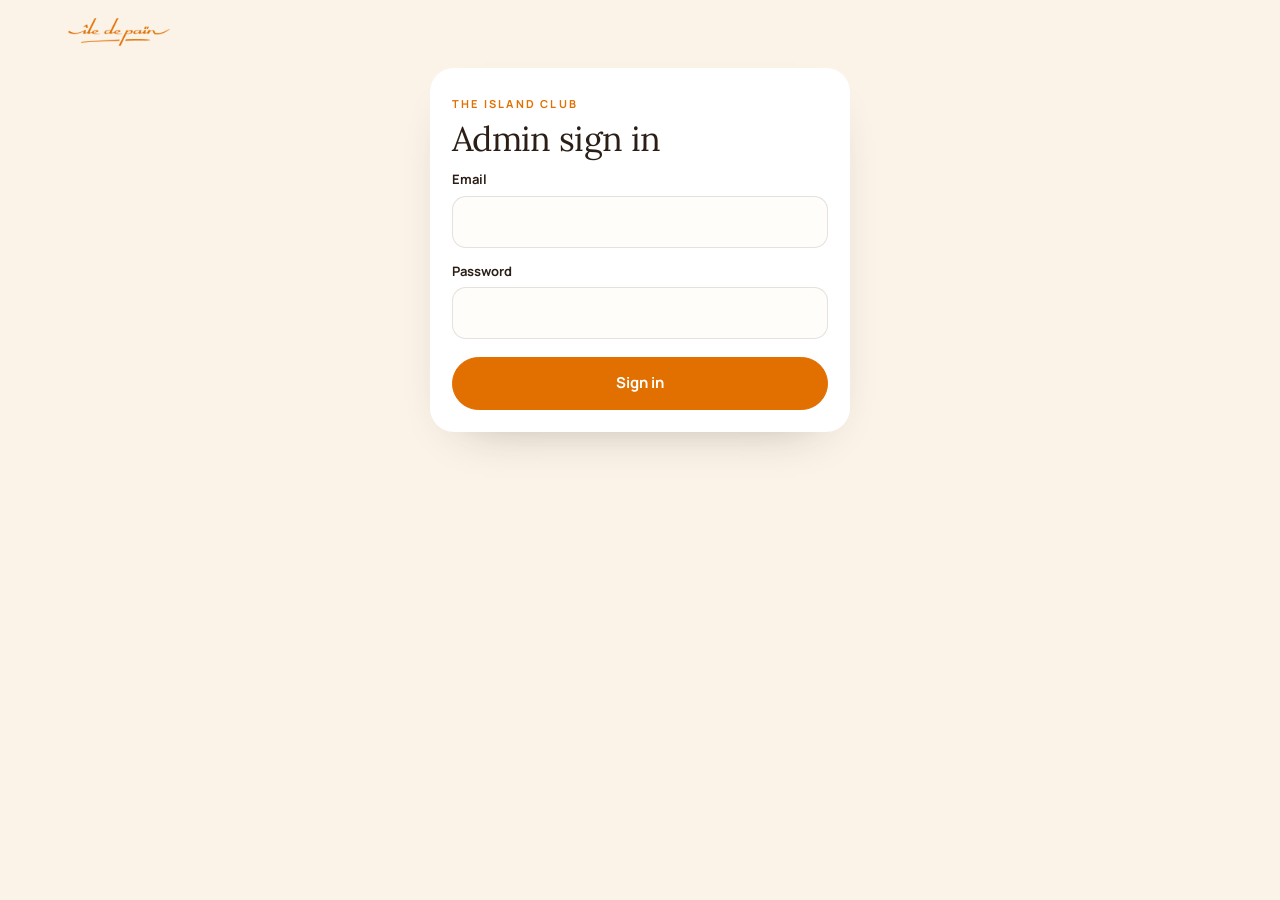
<file: admin/index.html>
<!doctype html>
<html lang="en">
<head>
<meta charset="utf-8">
<meta name="viewport" content="width=device-width, initial-scale=1, viewport-fit=cover">
<meta name="robots" content="noindex,nofollow">
<title>Island Club admin · île de païn</title>
<meta name="theme-color" content="#FBF3E8">
<link rel="icon" href="/assets/icons/icon-192.png">
<link rel="preconnect" href="https://fonts.googleapis.com"><link rel="preconnect" href="https://fonts.gstatic.com" crossorigin>
<link rel="stylesheet" href="https://fonts.googleapis.com/css2?family=Lora:ital,wght@0,400..700;1,400..700&family=Manrope:wght@400;500;600;700;800&display=swap">
<link rel="stylesheet" href="/assets/club.css">
</head>
<body class="admin">
<div class="app">
  <div class="top"><img src="/assets/img/logo-orange.png" alt="île de païn"><div class="who" id="who"></div></div>
  <div class="demo hide" id="demo">Demo mode: sample members until the database is connected. Any email signs in.</div>

  <section id="v-auth" class="hide" style="max-width:420px;margin:0 auto">
    <div class="panel"><span class="eyebrow">The Island Club</span><h1 style="font-size:34px;margin-top:8px">Admin sign in</h1>
      <form id="f-auth"><label>Email<input name="email" type="email" autocomplete="username" required></label>
      <label>Password<input name="password" type="password" autocomplete="current-password" required></label>
      <button class="btn fill block">Sign in</button><div class="msg hide" id="m-auth"></div></form></div>
  </section>

  <section id="v-main" class="hide">
    <div style="display:flex;justify-content:space-between;align-items:flex-end;gap:16px;flex-wrap:wrap;margin-bottom:18px">
      <div><span class="eyebrow">The Island Club</span><h1 style="font-size:44px;margin-top:6px">Members</h1></div>
      <div style="display:flex;gap:8px"><a class="btn" href="/staff/">Open scanner</a><button class="btn" id="b-refresh">Refresh</button><button class="btn" id="b-out">Sign out</button></div>
    </div>
    <div class="stats" id="stats"></div>
    <div class="tools">
      <input id="q" placeholder="Search name, email or phone">
      <select id="fs"><option value="">Everyone</option><option value="active">Active</option><option value="pending">Awaiting first payment</option><option value="overdue">Overdue</option><option value="staff">Staff &amp; admin</option></select>
    </div>
    <div class="tablewrap"><table><thead><tr><th>Member</th><th>Tier</th><th>Status</th><th>Paid until</th><th>Visits (30 days)</th><th></th></tr></thead><tbody id="rows"></tbody></table></div>
    <h2 style="font-size:30px;margin:34px 0 6px">Loaf orders to bake</h2>
    <p class="muted small" style="margin-bottom:12px">Member pre-orders for the next 4 weeks. Orders close 2 days before each day.</p>
    <div class="tablewrap"><table><thead><tr><th>Collect on</th><th>Bake</th><th>For</th></tr></thead><tbody id="orders"></tbody></table></div>
    <h2 style="font-size:30px;margin:34px 0 12px">Today at the counter</h2>
    <div class="tablewrap"><table><thead><tr><th>Time</th><th>Member</th><th>Given</th><th>By</th></tr></thead><tbody id="today"></tbody></table></div>
  </section>
</div>

<dialog id="dlg"><form method="dialog" id="f-dlg"></form></dialog>

<script src="/assets/vendor/supabase.js"></script>
<script src="/assets/club-config.js"></script>
<script src="/assets/club.js"></script>
<script>
(function(){
const {DEMO, rpc, auth, ITEMS, rand, esc, fmtDate} = CLUB;
const $ = id => document.getElementById(id);
if(DEMO) $("demo").classList.remove("hide");
let data = null;

$("f-auth").onsubmit = async e => { e.preventDefault(); const f=e.target, m=$("m-auth"); m.className="msg hide";
  try{ await auth.signIn(f.email.value.trim(), f.password.value); await load(); }catch(err){ m.textContent=err.message; m.className="msg err"; } };
$("b-out").onclick = async () => { await auth.signOut(); load(); };
$("b-refresh").onclick = () => refresh();
$("q").oninput = draw; $("fs").onchange = draw;

const today = () => new Date().toISOString().slice(0,10);
function state(m){
  if(m.role !== "member") return {k:"staff", html:`<span class="pill">${m.role==="admin"?"Admin":"Staff"}</span>`};
  if(m.active) return {k:"active", html:'<span class="pill ok"><i></i>Active</span>'};
  if(m.status==="pending") return {k:"pending", html:'<span class="pill warn"><i></i>Awaiting payment</span>'};
  if(m.status==="active") return {k:"overdue", html:'<span class="pill bad"><i></i>Overdue</span>'};
  if(!m.tier_id) return {k:"none", html:'<span class="pill">No tier</span>'};
  return {k:m.status, html:`<span class="pill">${esc(m.status)}</span>`};
}
function draw(){
  if(!data) return;
  const T = Object.fromEntries((data.tiers||[]).map(t=>[t.id,t]));
  const ms = data.members||[], members = ms.filter(m=>m.role==="member");
  const n = k => members.filter(m=>state(m).k===k).length;
  $("stats").innerHTML = [
    ["Active members", n("active")], ["Monthly income", rand(data.mrr_cents||0)],
    ["Awaiting payment", n("pending")], ["Overdue", n("overdue")]
  ].map(([l,v])=>`<div class="stat"><span class="eyebrow">${l}</span><b>${v}</b></div>`).join("");
  const q = $("q").value.toLowerCase(), fs = $("fs").value;
  const list = ms.filter(m => (!q || [m.full_name,m.email,m.phone].join(" ").toLowerCase().includes(q)) && (!fs || state(m).k===fs));
  $("rows").innerHTML = list.map(m => { const s = state(m); return `<tr>
    <td><b>${esc(m.full_name||"(no name)")}</b><span class="sub">${esc(m.email||"")}${m.phone?" · "+esc(m.phone):""}</span></td>
    <td>${m.tier_id&&T[m.tier_id]?esc(T[m.tier_id].name)+`<span class="sub">${rand(T[m.tier_id].price_cents)} / month</span>`:'<span class="muted">-</span>'}</td>
    <td>${s.html}</td><td>${m.paid_until?fmtDate(m.paid_until):'<span class="muted">-</span>'}</td><td>${m.uses_30d||0}</td>
    <td><div class="acts">${m.tier_id?`<button data-a="pay" data-id="${m.id}">Record payment</button>`:""}<button data-a="edit" data-id="${m.id}">Change</button></div></td></tr>`; }).join("") || '<tr><td colspan="6" class="muted">No one matches.</td></tr>';
  $("rows").querySelectorAll("button").forEach(b => b.onclick = () => (b.dataset.a==="pay"?payDlg:editDlg)(ms.find(m=>m.id===b.dataset.id), T));
  const byDay = {}; (data.orders||[]).forEach(o => (byDay[o.collect_on] ||= []).push(o));
  $("orders").innerHTML = Object.keys(byDay).sort().map(d => { const os = byDay[d], tot = {}; os.forEach(o => tot[o.variety] = (tot[o.variety]||0) + o.qty);
    return `<tr><td><b>${new Date(d+"T12:00:00Z").toLocaleDateString("en-ZA",{weekday:"short",day:"numeric",month:"short"})}</b></td><td>${Object.entries(tot).map(([v,n])=>`<b>${n} ×</b> ${esc(v)}`).join("<br>")}</td><td class="small">${os.map(o=>`${esc(o.full_name||"Member")} · ${o.qty} × ${esc(o.variety)}`).join("<br>")}</td></tr>`; }).join("") || '<tr><td colspan="3" class="muted">No loaf orders yet.</td></tr>';
  $("today").innerHTML = (data.today||[]).map(r=>`<tr><td>${new Date(r.created_at).toLocaleTimeString("en-ZA",{hour:"2-digit",minute:"2-digit"})}</td><td>${esc(r.full_name)}</td><td>${ITEMS[r.item]?.icon||""} ${r.qty>1?r.qty+" × ":""}${esc(ITEMS[r.item]?.label||r.item)}${r.order_id?" <span class=\"pill\">pre-order</span>":""}</td><td class="muted">${esc(r.staff||"")}</td></tr>`).join("") || '<tr><td colspan="4" class="muted">Nothing given out yet today.</td></tr>';
}
function dialog(html, onok){
  const f = $("f-dlg"); f.innerHTML = html + `<div class="msg hide" id="m-dlg"></div><div style="display:flex;gap:8px;justify-content:flex-end;margin-top:18px"><button class="btn" value="cancel">Cancel</button><button class="btn fill" value="ok" id="dlg-ok">Save</button></div>`;
  $("dlg").showModal();
  $("dlg-ok").onclick = async e => { e.preventDefault(); try{ await onok(f); $("dlg").close(); refresh(); }catch(err){ const m=$("m-dlg"); m.textContent=err.message; m.className="msg err"; } };
}
function payDlg(m, T){
  const t = T[m.tier_id];
  dialog(`<span class="eyebrow">Record payment</span><h2 style="font-size:28px;margin-top:6px">${esc(m.full_name)}</h2>
    <p class="muted small" style="margin-top:6px">${esc(t.name)}, ${rand(t.price_cents)} a month. Currently ${m.paid_until?"paid until "+fmtDate(m.paid_until):"not paid yet"}.</p>
    <label>Months paid<select name="months">${[1,2,3,6,12].map(x=>`<option value="${x}">${x} month${x>1?"s":""} · ${rand(t.price_cents*x)}</option>`).join("")}</select></label>
    <label>Reference (optional)<input name="ref" placeholder="e.g. card machine, EFT ref"></label>`,
    f => rpc("admin_record_payment", {uid:m.id, months:+f.months.value, reference:f.ref.value||null}));
}
function editDlg(m, T){
  dialog(`<span class="eyebrow">Change member</span><h2 style="font-size:28px;margin-top:6px">${esc(m.full_name)}</h2>
    <label>Tier<select name="tier">${Object.values(T).map(t=>`<option value="${t.id}" ${t.id===m.tier_id?"selected":""}>${esc(t.name)}</option>`).join("")}</select></label>
    <label>Status<select name="status">${["active","pending","paused","cancelled"].map(s=>`<option ${s===(m.status||"pending")?"selected":""}>${s}</option>`).join("")}</select></label>
    <label>Access<select name="role">${[["member","Member"],["staff","Staff (can scan)"],["admin","Admin (this dashboard)"]].map(([v,l])=>`<option value="${v}" ${v===m.role?"selected":""}>${l}</option>`).join("")}</select></label>`,
    async f => { if(f.role.value!==m.role) await rpc("admin_set_role",{uid:m.id,new_role:f.role.value});
      if(f.role.value==="member") await rpc("admin_set_member",{uid:m.id,tier:f.tier.value,status:f.status.value}); });
}
async function refresh(){ try{ data = await rpc("admin_overview"); draw(); }catch(err){ $("rows").innerHTML = `<tr><td colspan="6" class="muted">${esc(/admin only/.test(err.message)?"This account isn't an admin.":err.message)}</td></tr>`; } }
async function load(){
  const u = await auth.user();
  $("v-auth").classList.toggle("hide", !!u); $("v-main").classList.toggle("hide", !u);
  $("who").textContent = u ? (u.email||"") : "";
  if(u) refresh();
}
load();
})();
</script>
</body>
</html>
</file>
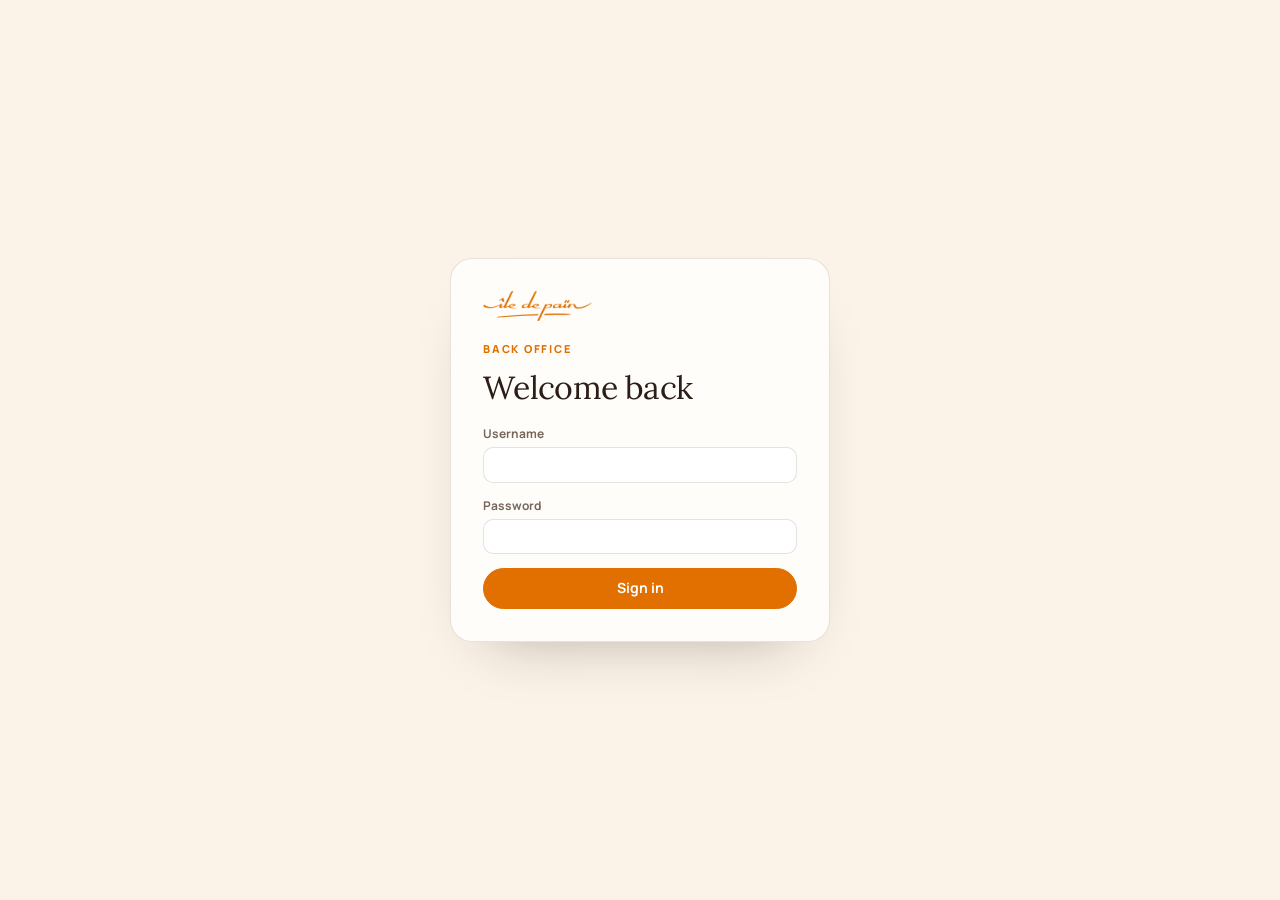
<file: backoffice/index.html>
<!doctype html>
<html lang="en">
<head>
<meta charset="utf-8">
<meta name="viewport" content="width=device-width, initial-scale=1, viewport-fit=cover">
<meta name="robots" content="noindex,nofollow">
<title>Back Office · île de païn</title>
<meta name="theme-color" content="#FBF3E8">
<link rel="icon" href="/assets/icons/icon-192.png">
<link rel="preconnect" href="https://fonts.googleapis.com"><link rel="preconnect" href="https://fonts.gstatic.com" crossorigin>
<link rel="stylesheet" href="https://fonts.googleapis.com/css2?family=Lora:ital,wght@0,400..700;1,400..700&family=Manrope:wght@400;500;600;700;800&display=swap">
<link rel="stylesheet" href="/assets/backoffice.css">
</head>
<body>
<section id="login" class="login hide">
  <form id="f-login" class="card">
    <img src="/assets/img/logo-orange.png" alt="île de païn" class="lg-logo">
    <span class="eyebrow">Back Office</span>
    <h1>Welcome back</h1>
    <label>Username<input name="user" autocomplete="username" required autocapitalize="none"></label>
    <label>Password<input name="pass" type="password" autocomplete="current-password" required></label>
    <button class="btn fill">Sign in</button>
    <p class="msg hide" id="m-login"></p>
  </form>
</section>

<div id="app" class="shell hide">
  <aside class="side">
    <div class="brand"><img src="/assets/img/logo-orange.png" alt="île de païn"><span>Back Office</span></div>
    <p class="side-h">Business</p>
    <nav id="companies"></nav>
    <p class="side-h">Workspace</p>
    <nav id="tabs">
      <button data-tab="stock" class="on"><i>▦</i>Master Stock</button>
      <button data-tab="recipes"><i>✎</i>Recipes</button>
      <button data-tab="moves"><i>⇄</i>Stock Movements</button>
      <button data-tab="sup"><i>⌂</i>Suppliers</button>
    </nav>
    <div class="side-foot"><span id="who"></span><button id="b-out" class="link">Sign out</button></div>
  </aside>

  <main class="main">
    <!-- STOCK -->
    <section id="v-stock">
      <header class="head">
        <div><span class="eyebrow" id="co-name"></span><h1>Master Stock</h1></div>
        <div class="head-act"><button class="btn" id="b-export">Export CSV</button><button class="btn fill" id="b-add">+ Add item</button></div>
      </header>
      <div class="seed hide" id="seed"><div><b>Load the starting data</b><p>The master stock is empty. Choose the file <i>backoffice-starting-data.json</i> (in your Downloads) to load the Stock Master and the October counts. This is a one-time step.</p></div><label class="btn fill">Choose file<input type="file" id="seed-file" accept=".json" hidden></label><span id="seed-msg" class="saved"></span></div>
      <div class="kpis" id="kpis"></div>
      <div class="bar">
        <div class="search"><span>⌕</span><input id="q" placeholder="Search items, suppliers, categories…" autocomplete="off"></div>
        <select id="f-sup"><option value="">All suppliers</option></select>
        <select id="f-dep"><option value="">All departments</option></select>
        <select id="f-vat"><option value="">VAT and no VAT</option><option value="1">VAT items</option><option value="0">No VAT items</option></select>
        <label class="chip"><input type="checkbox" id="f-mine" checked> Used by this business</label>
        <label class="chip"><input type="checkbox" id="f-counted"> In stock only</label>
        <label class="chip warn"><input type="checkbox" id="f-review"> Needs review</label>
      </div>
      <div class="tablewrap"><table class="grid" id="t-stock">
        <thead><tr><th data-s="name">Item</th><th data-s="supplier">Supplier</th><th data-s="category">Category</th><th>Unit</th><th data-s="unit_price" class="r">Price ex VAT</th><th data-s="vat">VAT</th><th class="r">Cost per</th><th data-s="count" class="r">On hand</th><th data-s="value" class="r">Value</th><th class="r">Recipes</th></tr></thead>
        <tbody></tbody></table></div>
      <p class="more" id="more"></p>
    </section>

    <!-- RECIPES -->
    <section id="v-recipes" class="hide">
      <header class="head">
        <div><span class="eyebrow" id="co-name2"></span><h1>Recipes</h1></div>
        <div class="head-act wrap" id="r-act"><button class="btn fill" id="b-newr">+ Menu item</button><button class="btn" id="b-newb">+ Batch recipe</button><button class="btn fill" id="b-mk">Manufacture a batch</button></div>
      </header>
      <div class="rmode" id="rmode"></div>
      <div class="rgrid">
        <div class="rlist">
          <div class="search"><span>⌕</span><input id="rq" placeholder="Search recipes…" autocomplete="off"></div>
          <div class="rcats" id="rcats"></div>
          <div id="rlist"></div>
        </div>
        <div class="redit" id="redit"><div class="empty">Pick a recipe on the left, or create a new one.<br><br>Ingredients come straight from the Master Stock, so costs stay up to date.</div></div>
      </div>
    </section>
    <!-- MOVEMENTS -->
    <section id="v-moves" class="hide">
      <header class="head">
        <div><span class="eyebrow" id="co-name3"></span><h1>Stock Movements</h1></div>
        <div class="head-act wrap"><button class="btn fill" id="b-take">+ Stock take</button><button class="btn" id="b-tr">+ Transfer</button><button class="btn" id="b-ws">+ Wastage</button></div>
      </header>
      <div class="kpis" id="mkpis"></div>
      <div class="bar"><div class="search"><span>⌕</span><input id="mq" placeholder="Search reference, notes, branch…" autocomplete="off"></div></div>
      <div class="rcats" id="mtypes" style="margin-bottom:12px"></div>
      <div class="tablewrap"><table class="grid" id="t-moves">
        <thead><tr><th>Date</th><th>Ref</th><th>Type</th><th>Details</th><th class="r">Value</th><th>By</th><th>Status</th></tr></thead><tbody></tbody></table></div>
    </section>
    <!-- SUPPLIERS -->
    <section id="v-sup" class="hide">
      <header class="head">
        <div><span class="eyebrow" id="co-name4"></span><h1>Suppliers</h1></div>
        <div class="head-act wrap"><button class="btn fill" id="b-inv">+ Capture invoice</button><button class="btn" id="b-sup">+ Add supplier</button></div>
      </header>
      <div class="kpis" id="skpis"></div>
      <div class="rmode" id="smode"></div>
      <div id="sbody"></div>
    </section>
    <section id="v-mv" class="hide"></section>
  </main>
</div>

<!-- ITEM DRAWER -->
<div class="drawer hide" id="drawer"><div class="dr-back" data-close></div><div class="dr-panel" id="dr-panel"></div></div>
<div class="toast hide" id="toast"></div>
<div id="print"></div>

<script src="/assets/vendor/supabase.js"></script>
<script src="/assets/club-config.js"></script>
<script src="/assets/backoffice.js"></script>
</body>
</html>
</file>
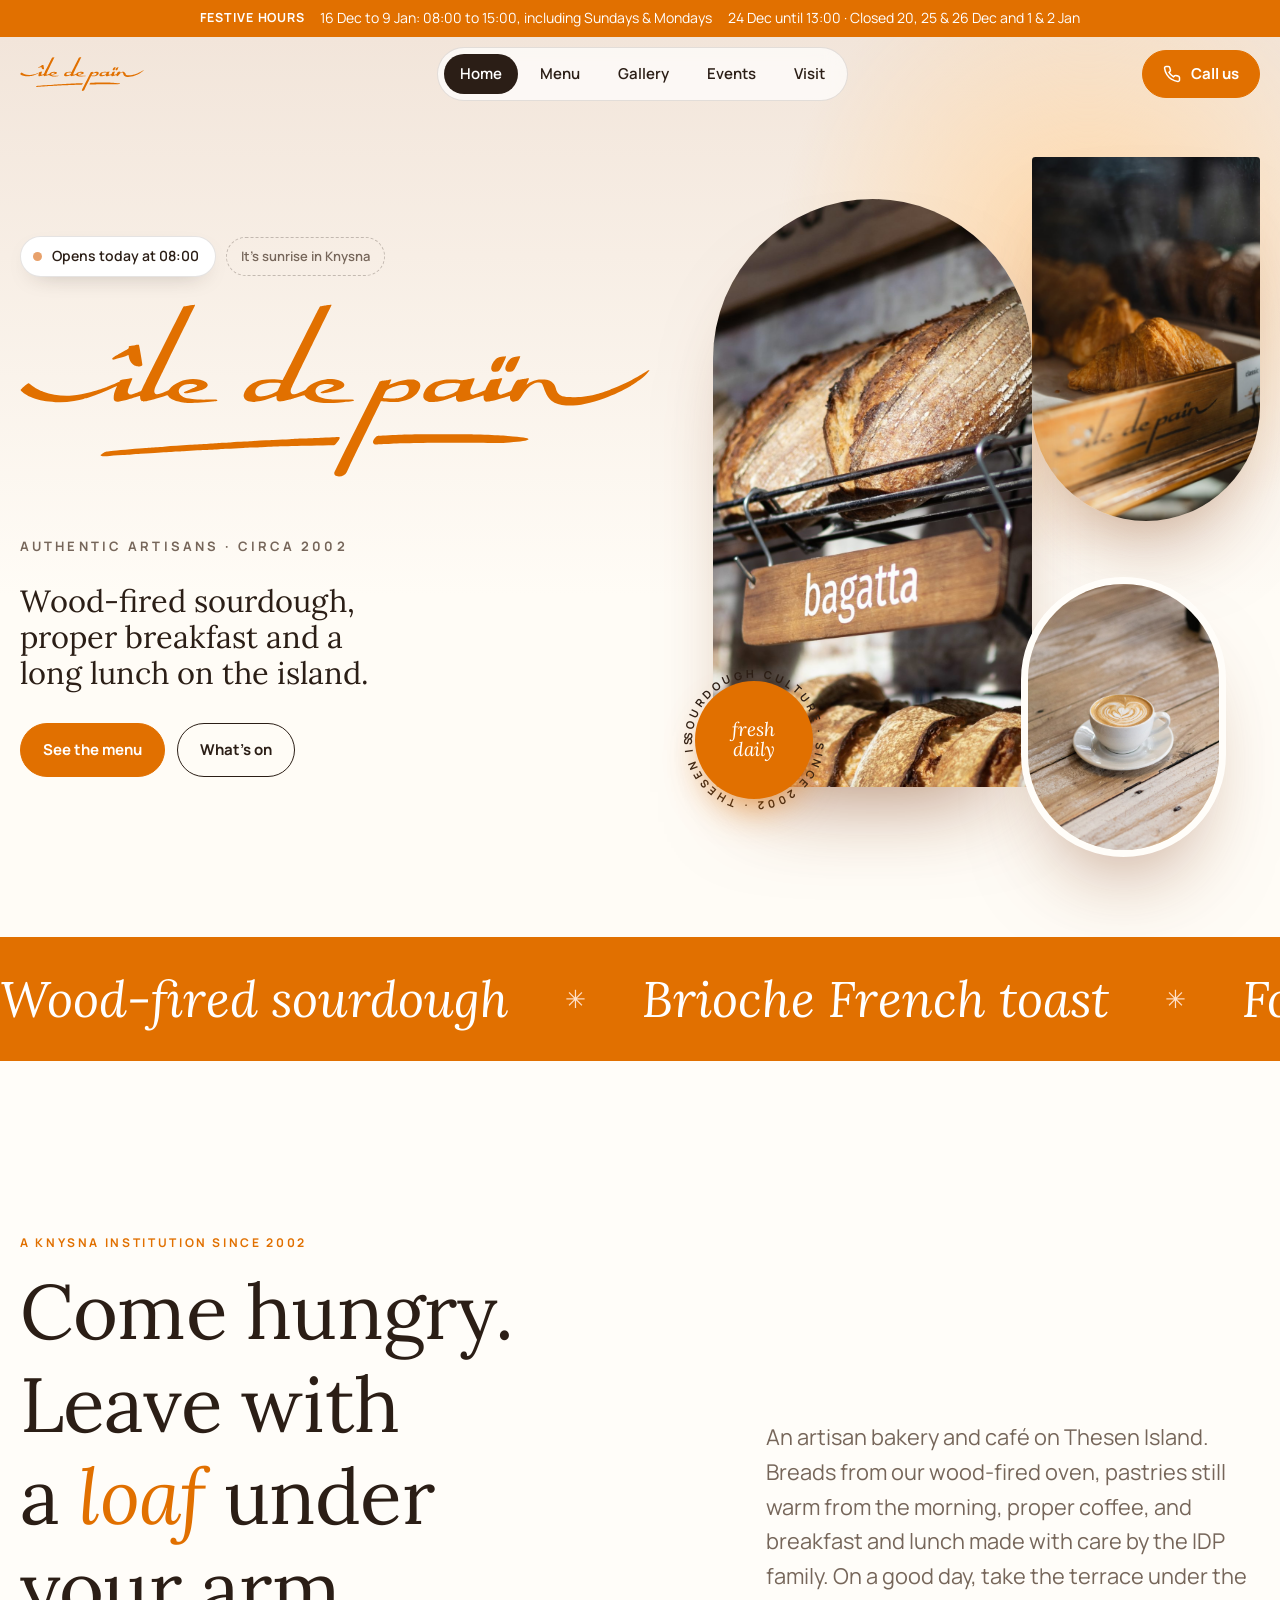
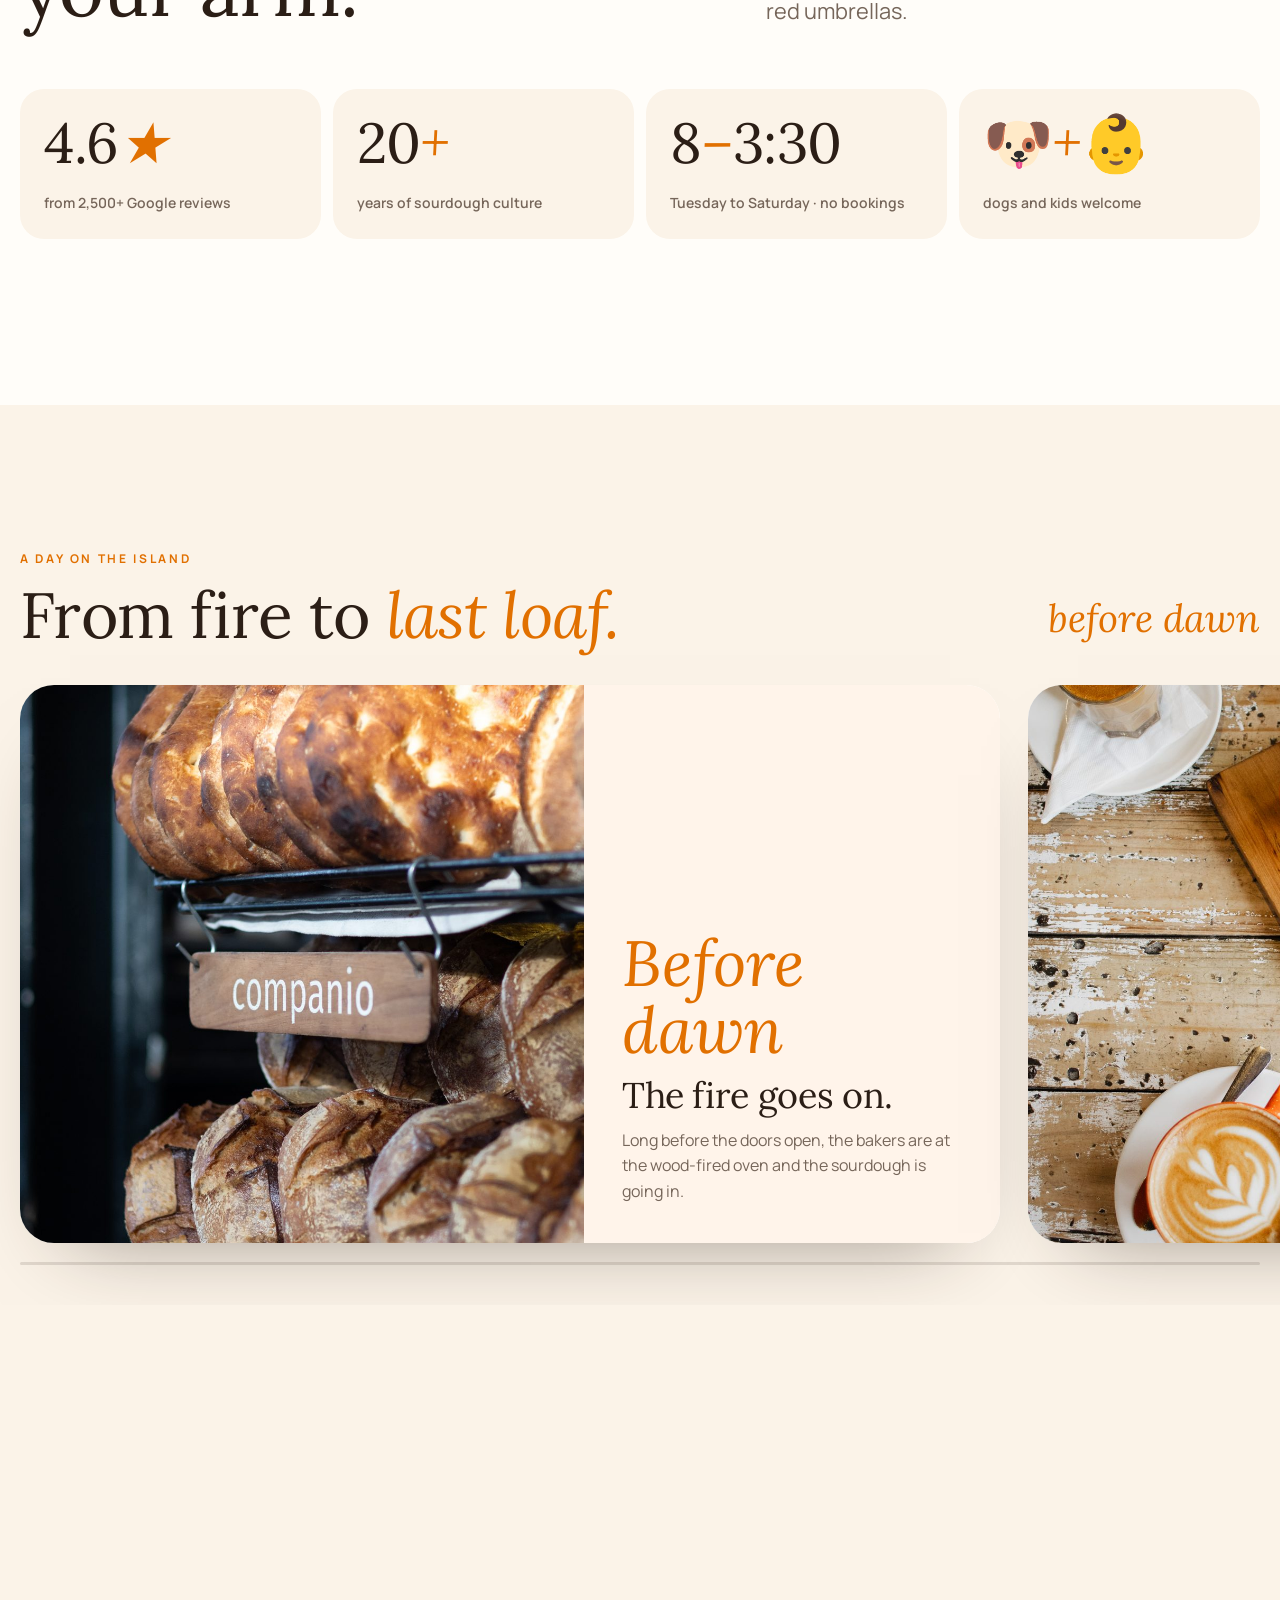
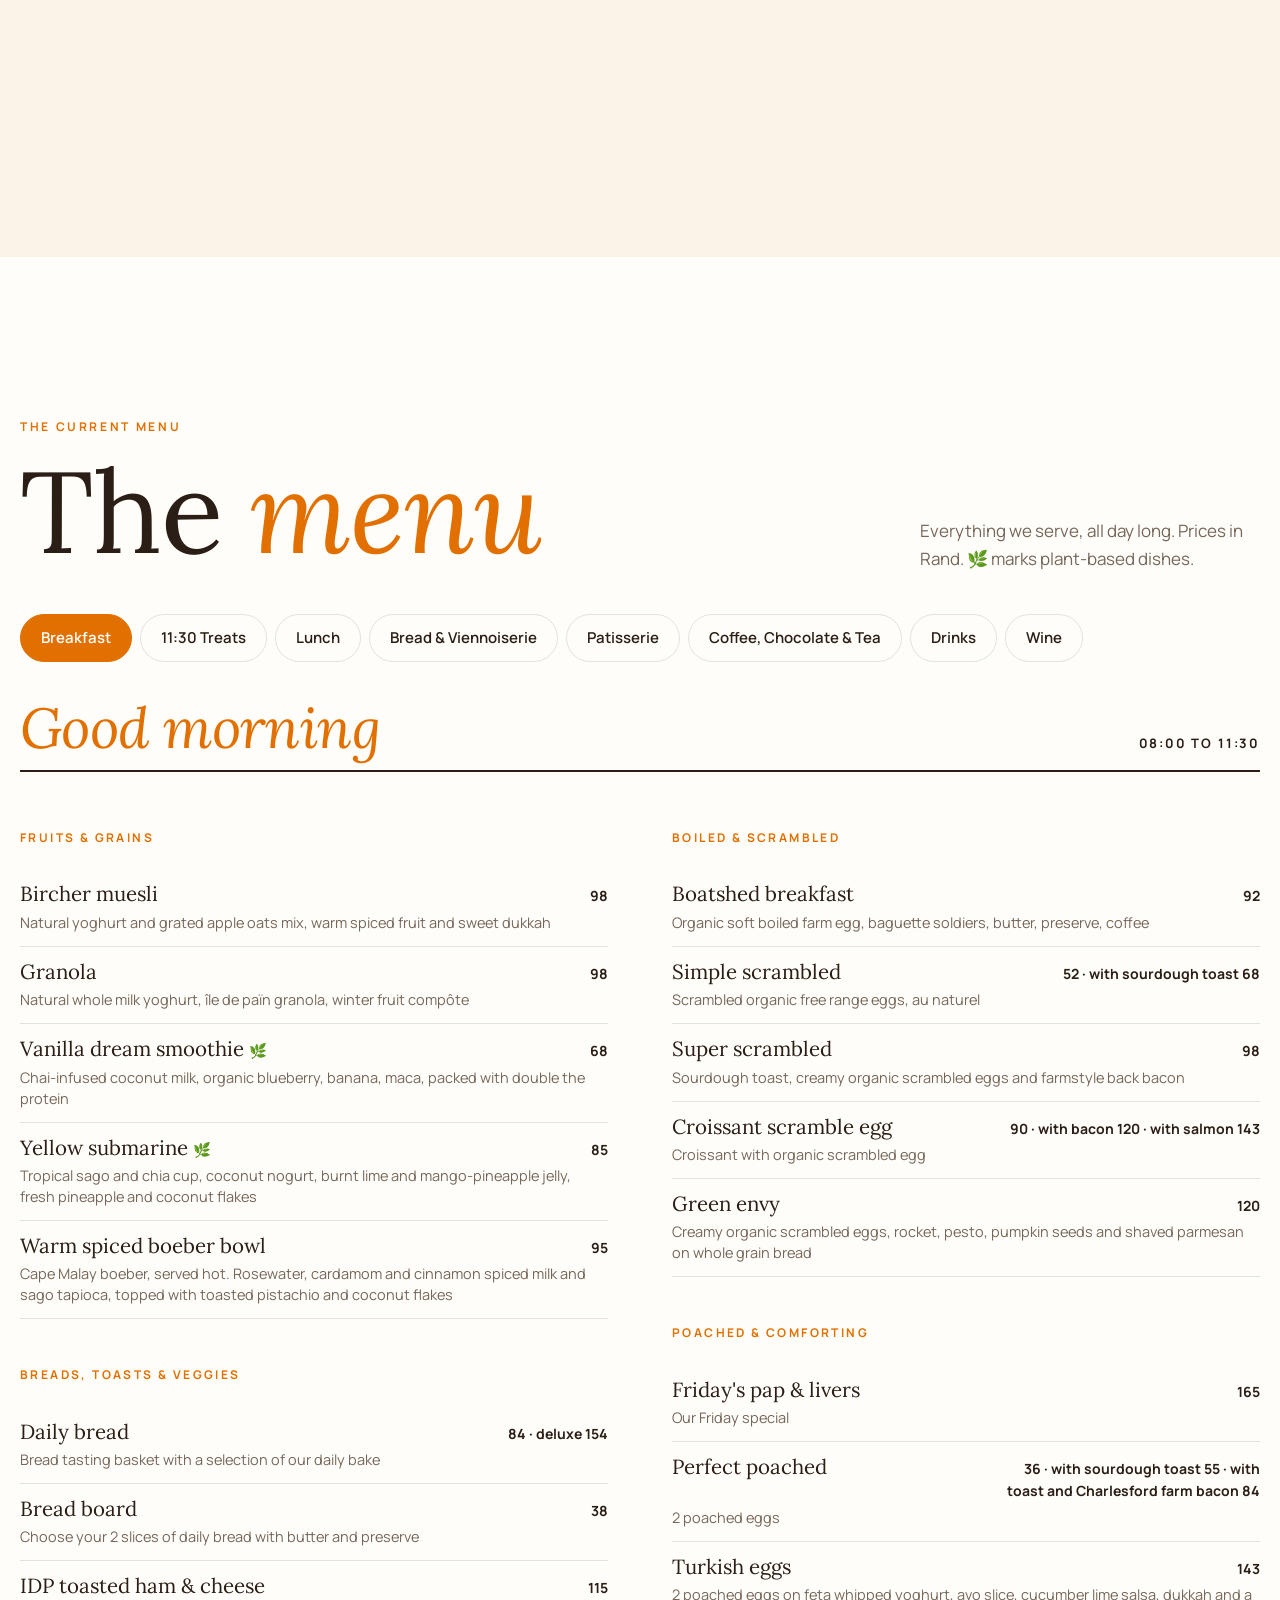
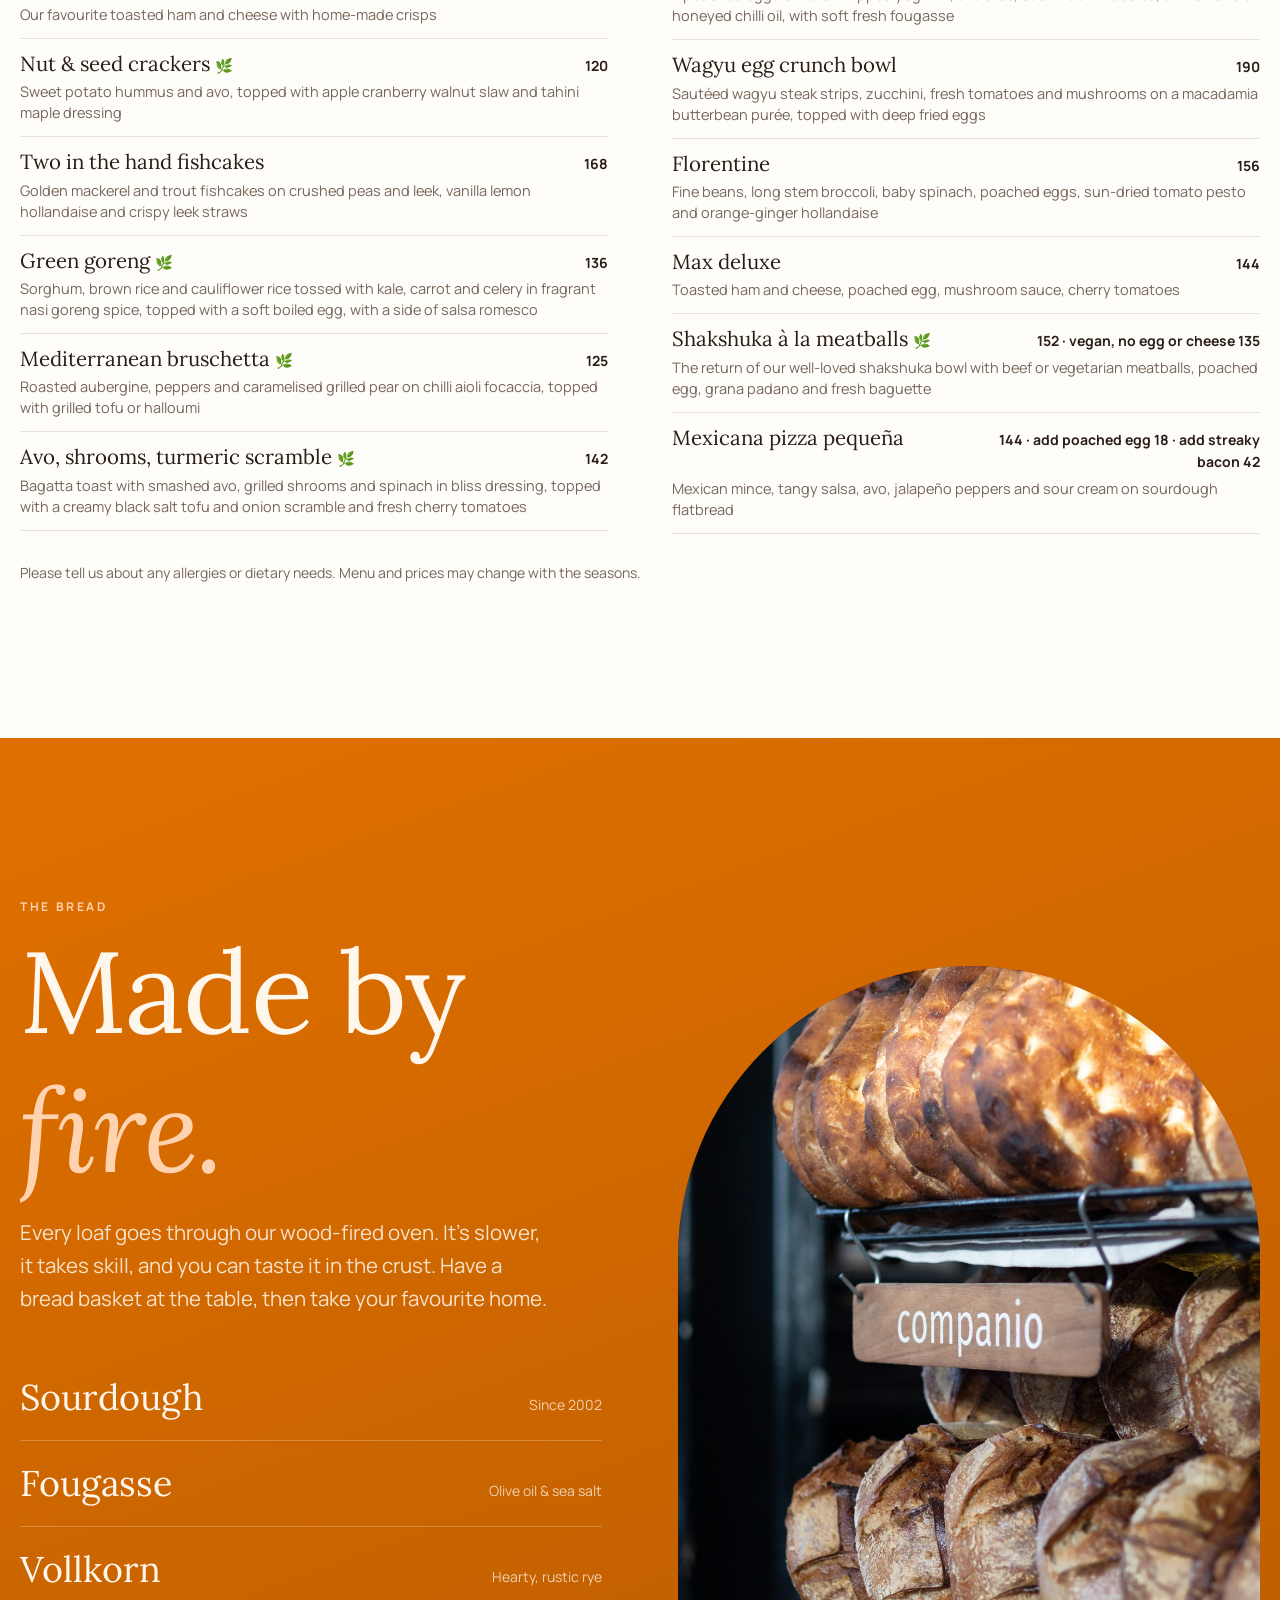
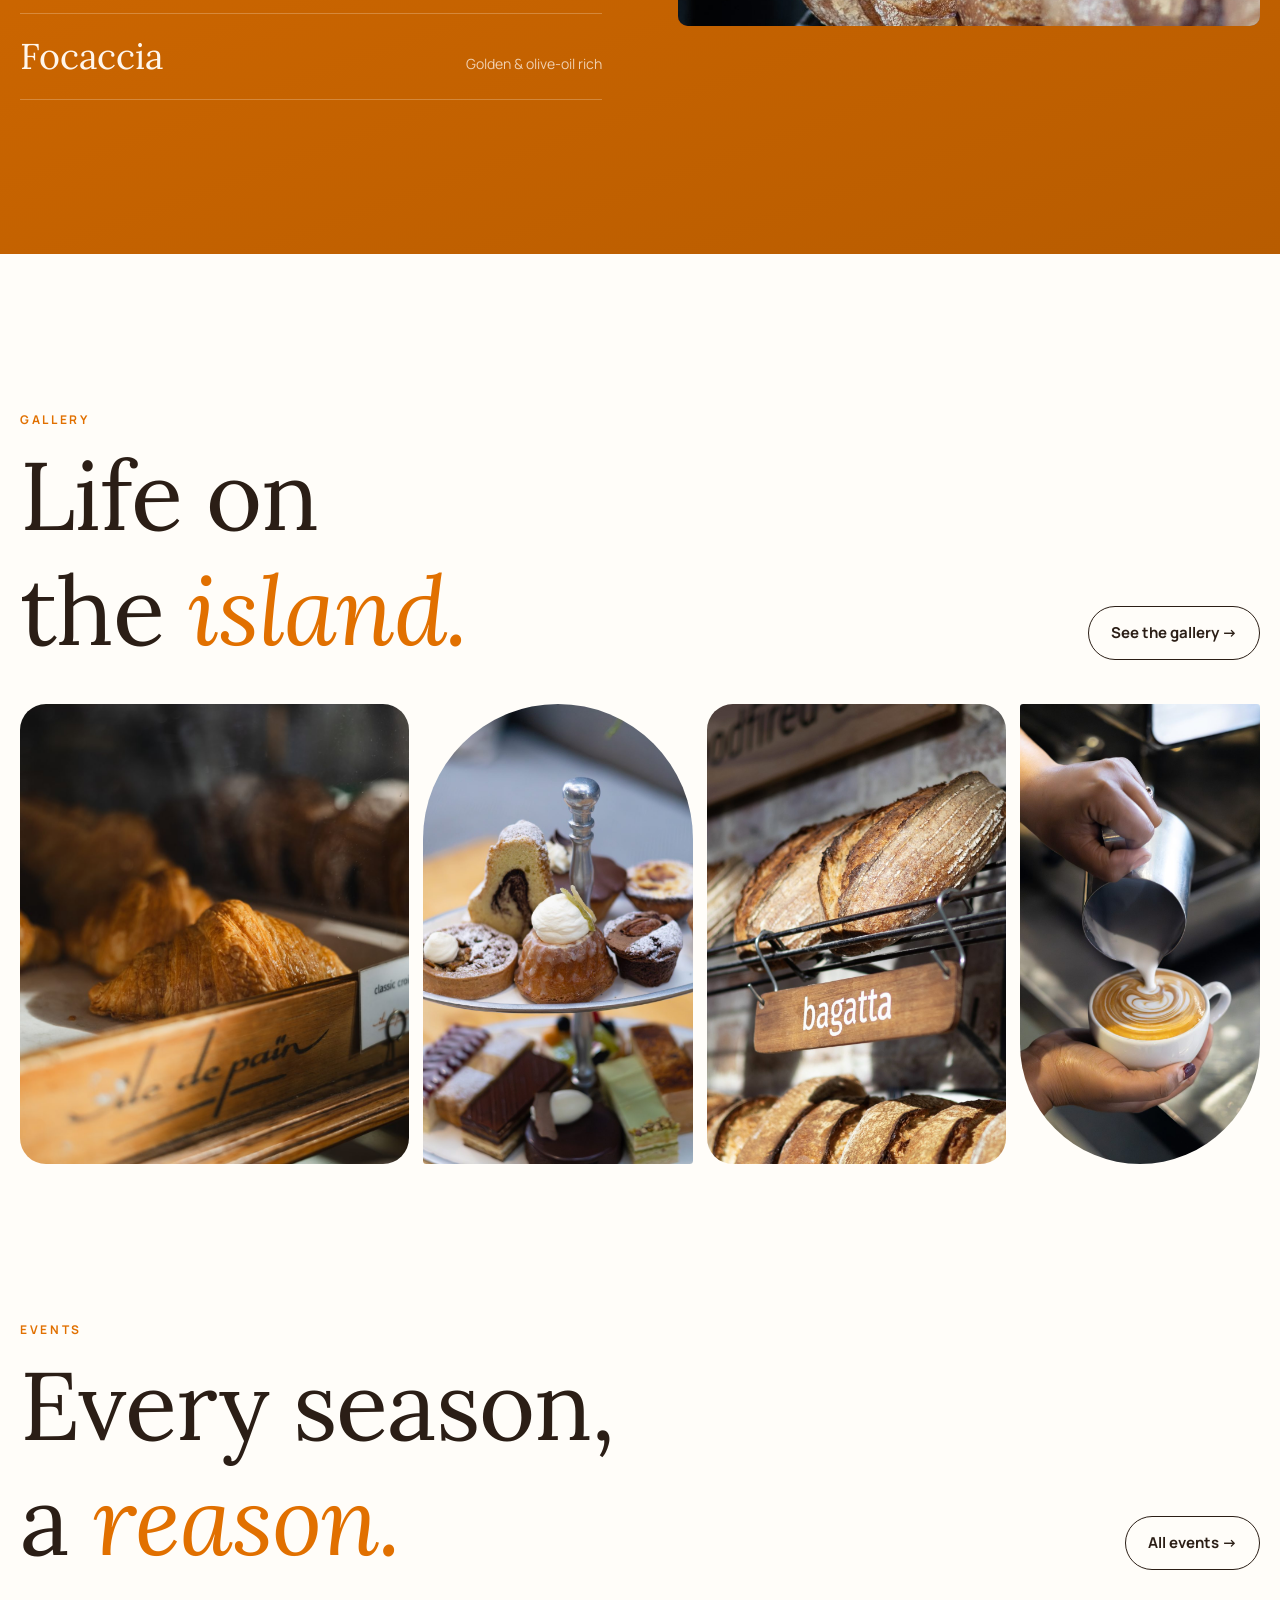
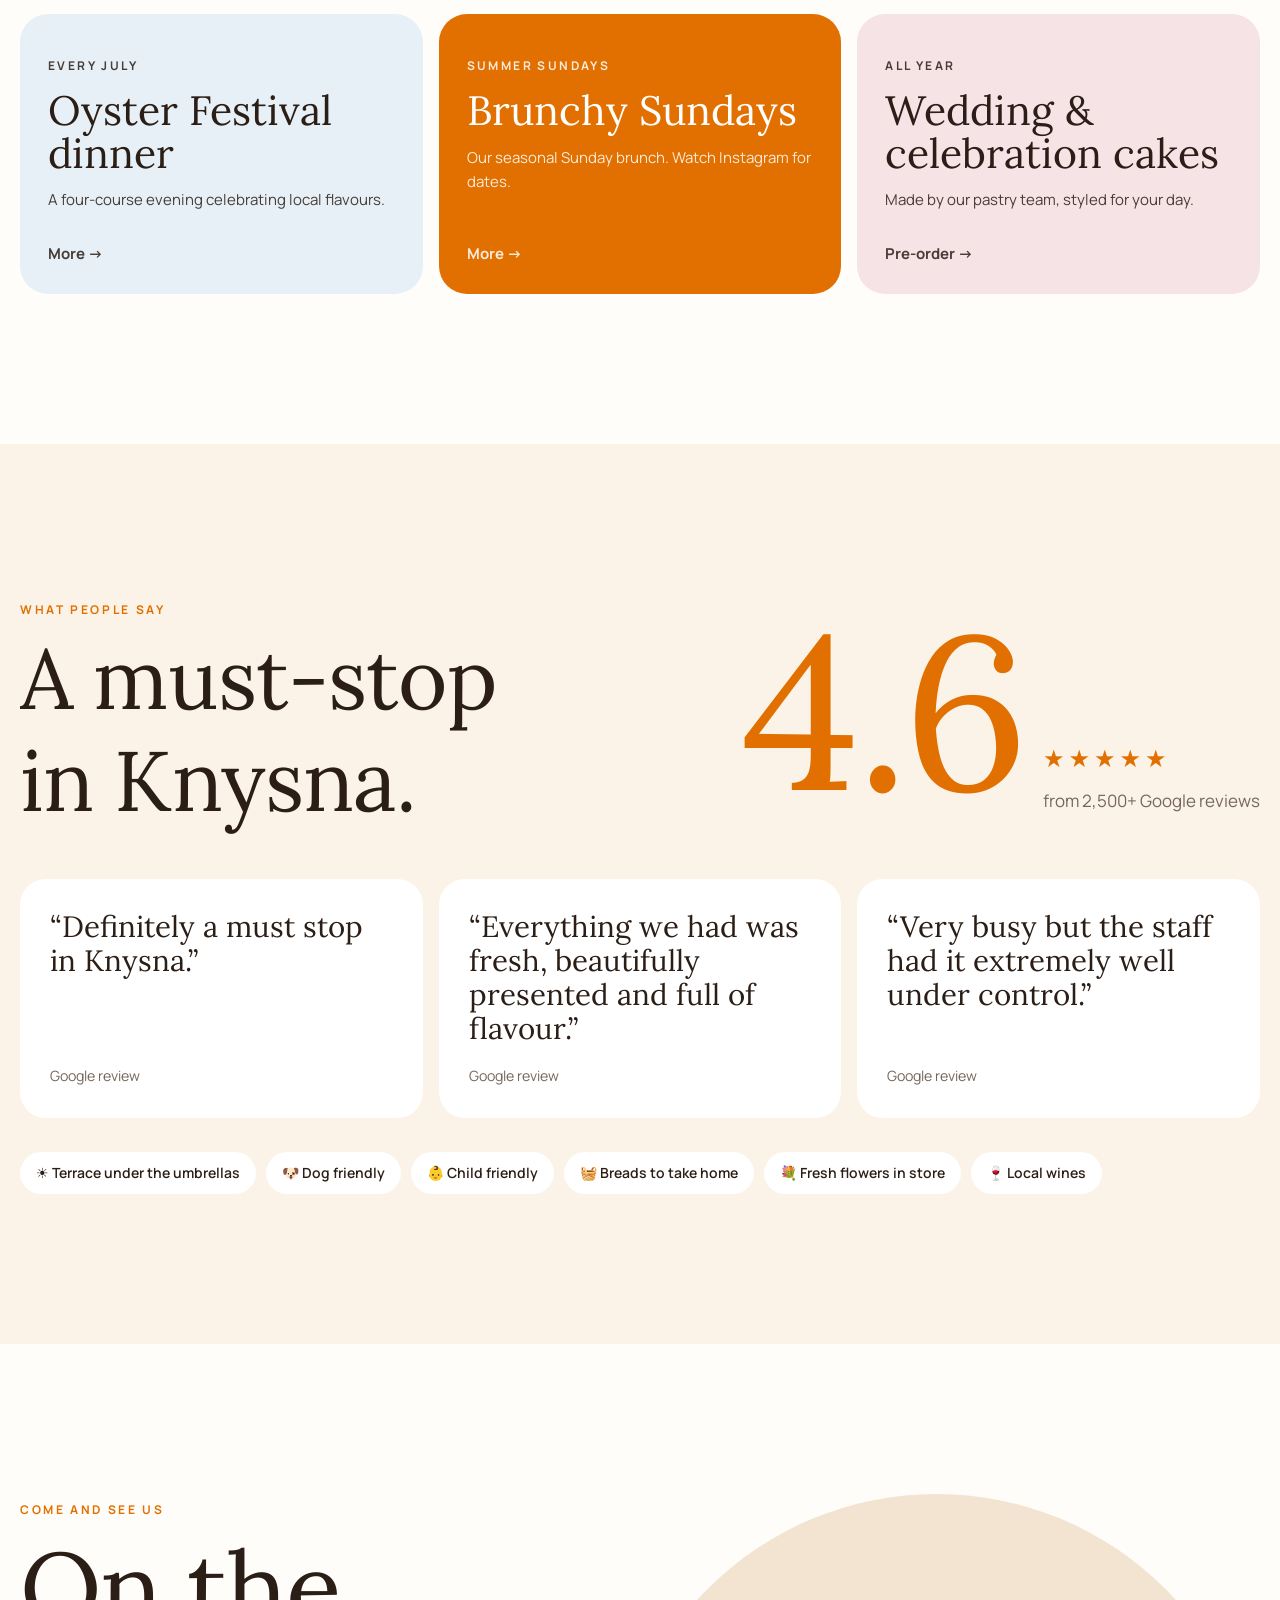
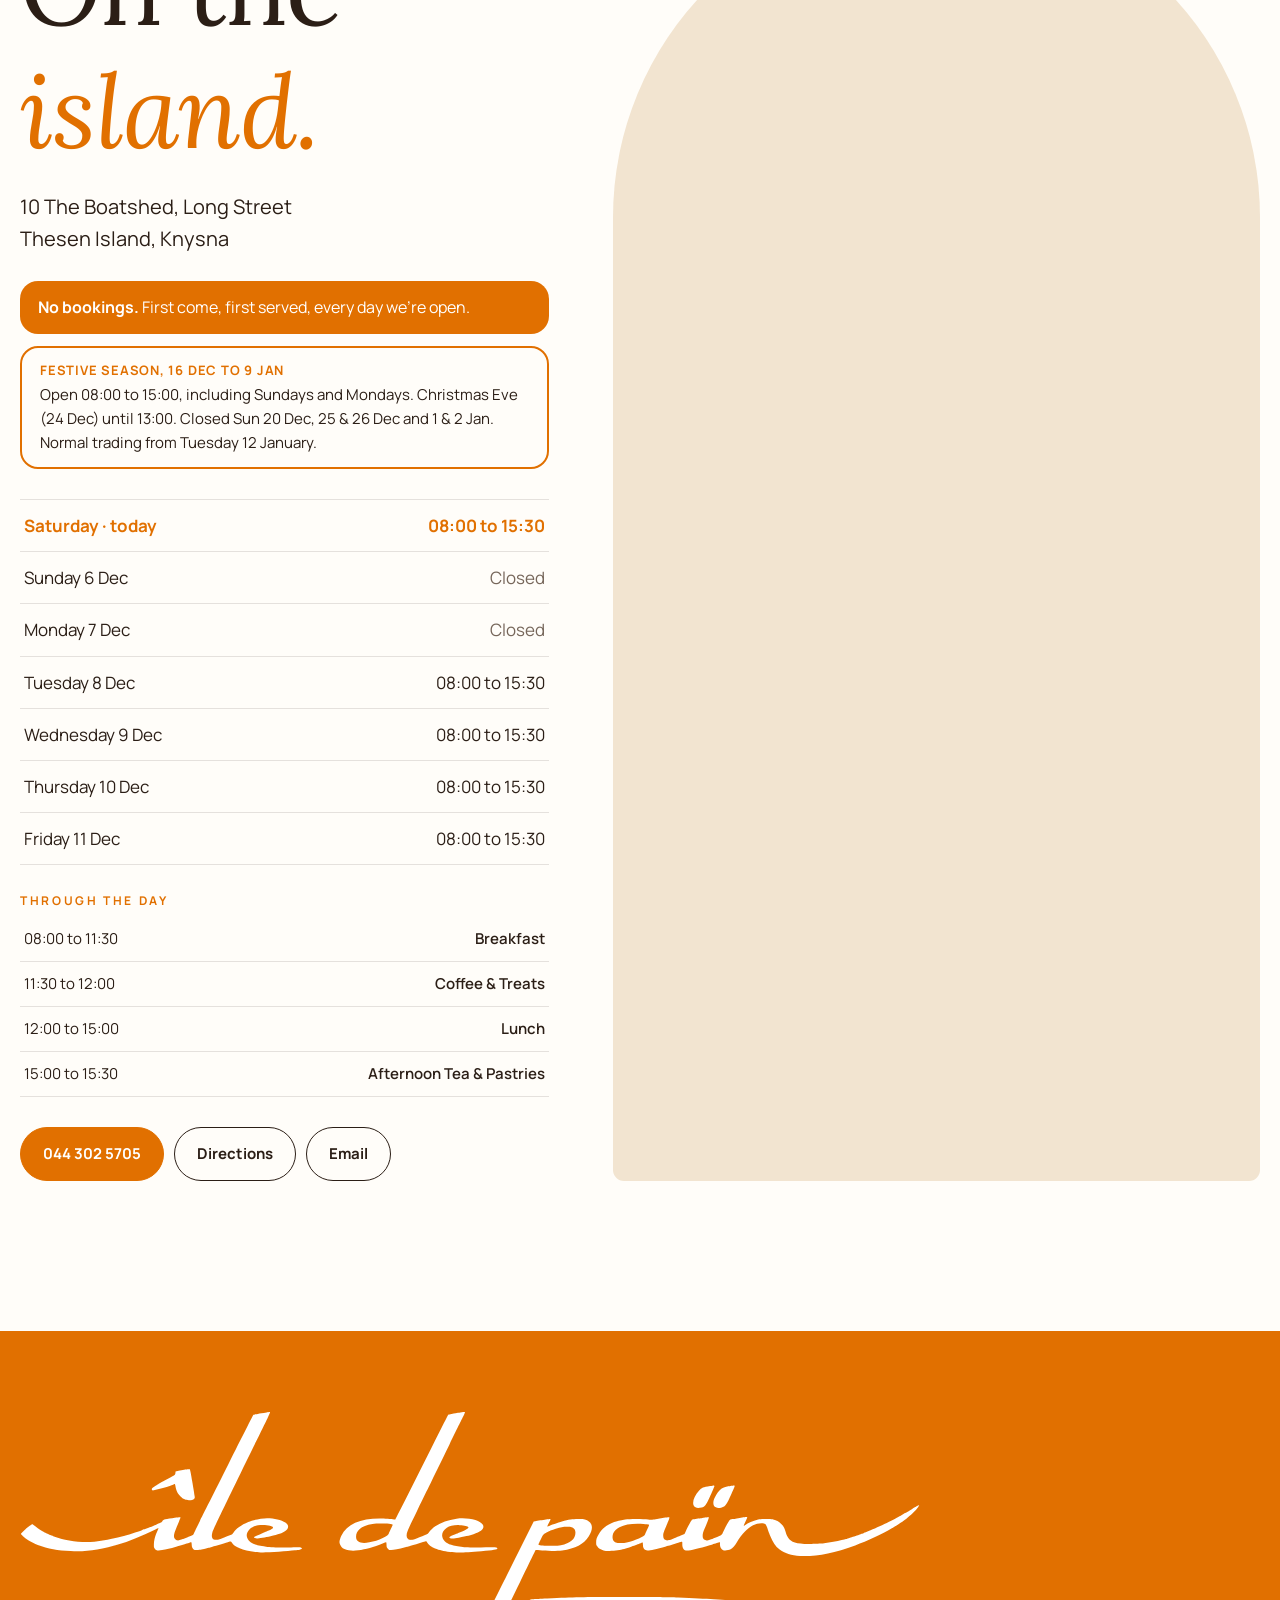
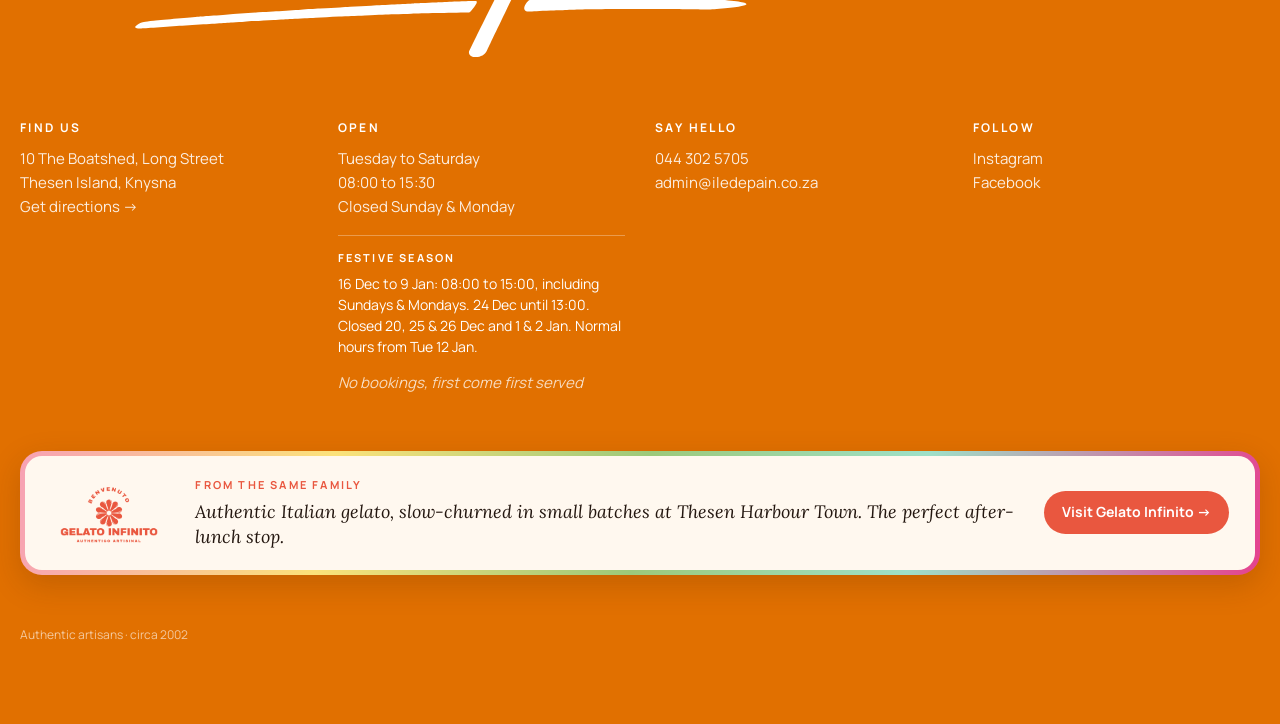
<file: club/index.html>
<!doctype html>
<html lang="en">
<head>
<script>/* Island Club hidden for now (Nov 2026). Remove this line to switch it back on. */location.replace("/")</script>
<meta charset="utf-8">
<meta name="viewport" content="width=device-width, initial-scale=1, viewport-fit=cover">
<meta name="robots" content="noindex,nofollow">
<title>The Island Club · île de païn, Thesen Island</title>
<meta name="description" content="Your weekly loaf, your morning cappuccino and a few island perks. Join the île de païn Island Club.">
<link rel="manifest" href="/manifest.webmanifest">
<meta name="theme-color" content="#E17000">
<link rel="apple-touch-icon" href="/assets/icons/apple-touch-icon.png">
<link rel="icon" href="/assets/icons/icon-192.png">
<link rel="preconnect" href="https://fonts.googleapis.com">
<link rel="preconnect" href="https://fonts.gstatic.com" crossorigin>
<link rel="stylesheet" href="https://fonts.googleapis.com/css2?family=Lora:ital,wght@0,400..700;1,400..700&family=Manrope:wght@400;500;600;700;800&display=swap">
<link rel="stylesheet" href="/assets/site.css">
<style>
.chero{position:relative;overflow:hidden;padding:150px 0 90px}
.chero .sun{right:-12%;top:-20%}
.chero .wrap{position:relative;z-index:2}
.chero h1{font-size:clamp(70px,11vw,170px);font-weight:400;letter-spacing:-.02em;line-height:.94;margin-top:18px}
.chero h1 em{color:var(--ember)}
.chero .lede{font-family:var(--f-d);font-size:clamp(22px,2.4vw,30px);font-weight:400;line-height:1.2;max-width:26ch;margin-top:26px}
.chero .ctas{display:flex;gap:12px;flex-wrap:wrap;margin-top:30px}
.tiers{display:grid;grid-template-columns:repeat(3,1fr);gap:16px;margin-top:10px}
@media (max-width:960px){.tiers{grid-template-columns:1fr}}
.tier{border-radius:34px;padding:30px;display:flex;flex-direction:column;min-height:520px;position:relative;overflow:hidden}
.tier.islander{background:linear-gradient(160deg,#FFE9D8,#FBF3E8)}
.tier.harbour{background:linear-gradient(160deg,#DCEBF5,#F4F8FB)}
.tier.royale{background:linear-gradient(160deg,#2B1E16,#5A3A22);color:#FFF6EC}
.tier .lvl{font-size:12px;font-weight:700;letter-spacing:.2em;text-transform:uppercase;opacity:.7}
.tier h3{font-size:clamp(40px,4vw,56px);font-style:italic;margin-top:14px}
.tier.royale h3{color:#F2C98A}
.tier .tag{margin-top:10px;font-size:17px;opacity:.85}
.tier .price{font-family:var(--f-d);font-size:46px;margin-top:24px;letter-spacing:-.015em}
.tier .price small{font-family:var(--f-b);font-size:14px;opacity:.7;letter-spacing:0}
.tier ul{list-style:none;padding:0;margin:22px 0 26px;display:grid;gap:10px;font-size:16px}
.tier li{padding-top:10px;border-top:1px solid rgba(43,30,22,.12)}
.tier.royale li{border-color:rgba(255,246,236,.18)}
.tier .btn{margin-top:auto;justify-content:center}
.tier.royale .btn.fill{background:#F2C98A;border-color:#F2C98A;color:#2B1E16}
.tier .badge{position:absolute;top:24px;right:24px;background:var(--ember);color:#fff;font-size:11px;font-weight:700;letter-spacing:.14em;text-transform:uppercase;padding:7px 12px;border-radius:999px}
.sec{padding:clamp(80px,10vw,130px) 0}
.sec h2{font-size:clamp(46px,6vw,90px)}
.steps{display:grid;grid-template-columns:repeat(3,1fr);gap:16px;margin-top:40px}
@media (max-width:900px){.steps{grid-template-columns:1fr}}
.step{background:#fff;border-radius:28px;padding:28px}
.step b{font-family:var(--f-d);font-style:italic;font-size:54px;color:var(--ember);line-height:1}
.step h3{font-size:28px;margin-top:14px}
.step p{color:var(--ink-2);margin-top:10px}
.faq{max-width:820px;margin-top:30px}
.faq details{border-bottom:1px solid var(--line);padding:20px 0}
.faq summary{font-family:var(--f-d);font-size:clamp(22px,2.2vw,28px);cursor:pointer;list-style:none;display:flex;justify-content:space-between;gap:20px}
.faq summary:after{content:"+";color:var(--ember)}
.faq details[open] summary:after{content:"–"}
.faq p{color:var(--ink-2);margin-top:12px;max-width:62ch}
</style>
</head>
<body data-page="club">

<section class="chero sky"><div class="sun" aria-hidden="true"></div><div class="wrap">
  <span class="eyebrow">Membership</span>
  <h1 class="split">The Island<br><em>Club.</em></h1>
  <p class="lede rv">Your weekly loaf, your morning cappuccino and a few island perks. On your phone, ready at the counter.</p>
  <div class="ctas rv"><a class="btn fill" href="#tiers">See the tiers</a><a class="btn" href="/club/app/">Member sign in</a></div>
</div></section>

<section class="sec" id="tiers" style="padding-top:20px"><div class="wrap">
  <div class="tiers" id="tierlist"></div>
  <p class="rv" style="color:var(--ink-2);margin-top:20px;font-size:14px">Weekly treats reset every Tuesday when we open. Unused treats don't roll over. Prices in Rand.</p>
</div></section>

<section class="sec" style="background:var(--cream)"><div class="wrap">
  <span class="eyebrow">How it works</span>
  <h2 class="split" style="margin-top:14px">Simple as <span class="it">bread.</span></h2>
  <div class="steps">
    <div class="step rv"><b>1</b><h3>Join on your phone</h3><p>Create your account, pick your tier and add the club to your home screen. It works like an app, with nothing to download from a store.</p></div>
    <div class="step rv"><b>2</b><h3>Pay and you're in</h3><p>Online card payments are coming soon. Until then, pay at the counter and we'll switch your membership on straight away.</p></div>
    <div class="step rv"><b>3</b><h3>Show your card</h3><p>Open your card at the counter. We scan it, see what you have left this week and hand it over. That's it.</p></div>
  </div>
</div></section>

<section class="sec"><div class="wrap">
  <span class="eyebrow">Good to know</span>
  <h2 class="split" style="margin-top:14px">Questions.</h2>
  <div class="faq">
    <details class="rv"><summary>Which loaves count as a classic loaf?</summary><p>Any loaf from our IDP Classics: Companio, Bagatta, Fougasse, Baguette, 100% Vollkorn, 100% Rye or the Organic “O”.</p></details>
    <details class="rv"><summary>Can I order my loaf ahead?</summary><p>Yes. In the app, choose your bread and a collection day at least 2 days ahead (Tuesday to Saturday), and it will be waiting for you at the counter. Your order uses that week's loaf, and you can cancel up to 2 days before.</p></details>
    <details class="rv"><summary>When do my treats reset?</summary><p>Every Tuesday, when we open for the week. Monthly treats like the Flower Friday bouquet reset on the 1st. Anything unused doesn't carry over.</p></details>
    <details class="rv"><summary>Can I share my membership?</summary><p>Your card is personal and shows your name at the counter. The code on it changes every 30 seconds, so screenshots and old codes won't scan.</p></details>
    <details class="rv"><summary>Does membership mean I can book a table?</summary><p>We don't take bookings for anyone. It's first come, first served, every day we're open, members included.</p></details>
    <details class="rv"><summary>How do I get my birthday treat?</summary><p>Add your birthday in the app (Harbour Club and Île Royale). Your treat is waiting for you any day in your birthday month.</p></details>
  </div>
</div></section>

<script src="/assets/photos.js"></script>
<script src="/assets/vendor/supabase.js"></script>
<script src="/assets/club-config.js"></script>
<script src="/assets/club.js"></script>
<script src="/assets/site.js"></script>
<script>
(async function(){
const {tiers, rand, esc, perkLines} = CLUB;
const ts = await tiers();
const lv = ["Tier one","Tier two","Tier three"];
document.getElementById("tierlist").innerHTML = ts.map((t,i) => `<article class="tier ${t.id} rv">${t.id==="harbour"?'<span class="badge">Most loved</span>':""}
  <span class="lvl">${lv[i]||""}</span><h3>${esc(t.name)}</h3><p class="tag">${esc(t.tagline||"")}</p>
  <div class="price">${rand(t.price_cents)}<small> / month</small></div>
  <ul>${perkLines(t).map(l=>`<li>${esc(l)}</li>`).join("")}${(t.extras||[]).map(x=>`<li>✨ ${esc(x)}</li>`).join("")}</ul>
  <a class="btn fill" href="/club/app/?join=${t.id}">Join ${esc(t.name)}</a></article>`).join("");
IDP.observe(document.getElementById("tierlist"));
})();
</script>
</body>
</html>
</file>
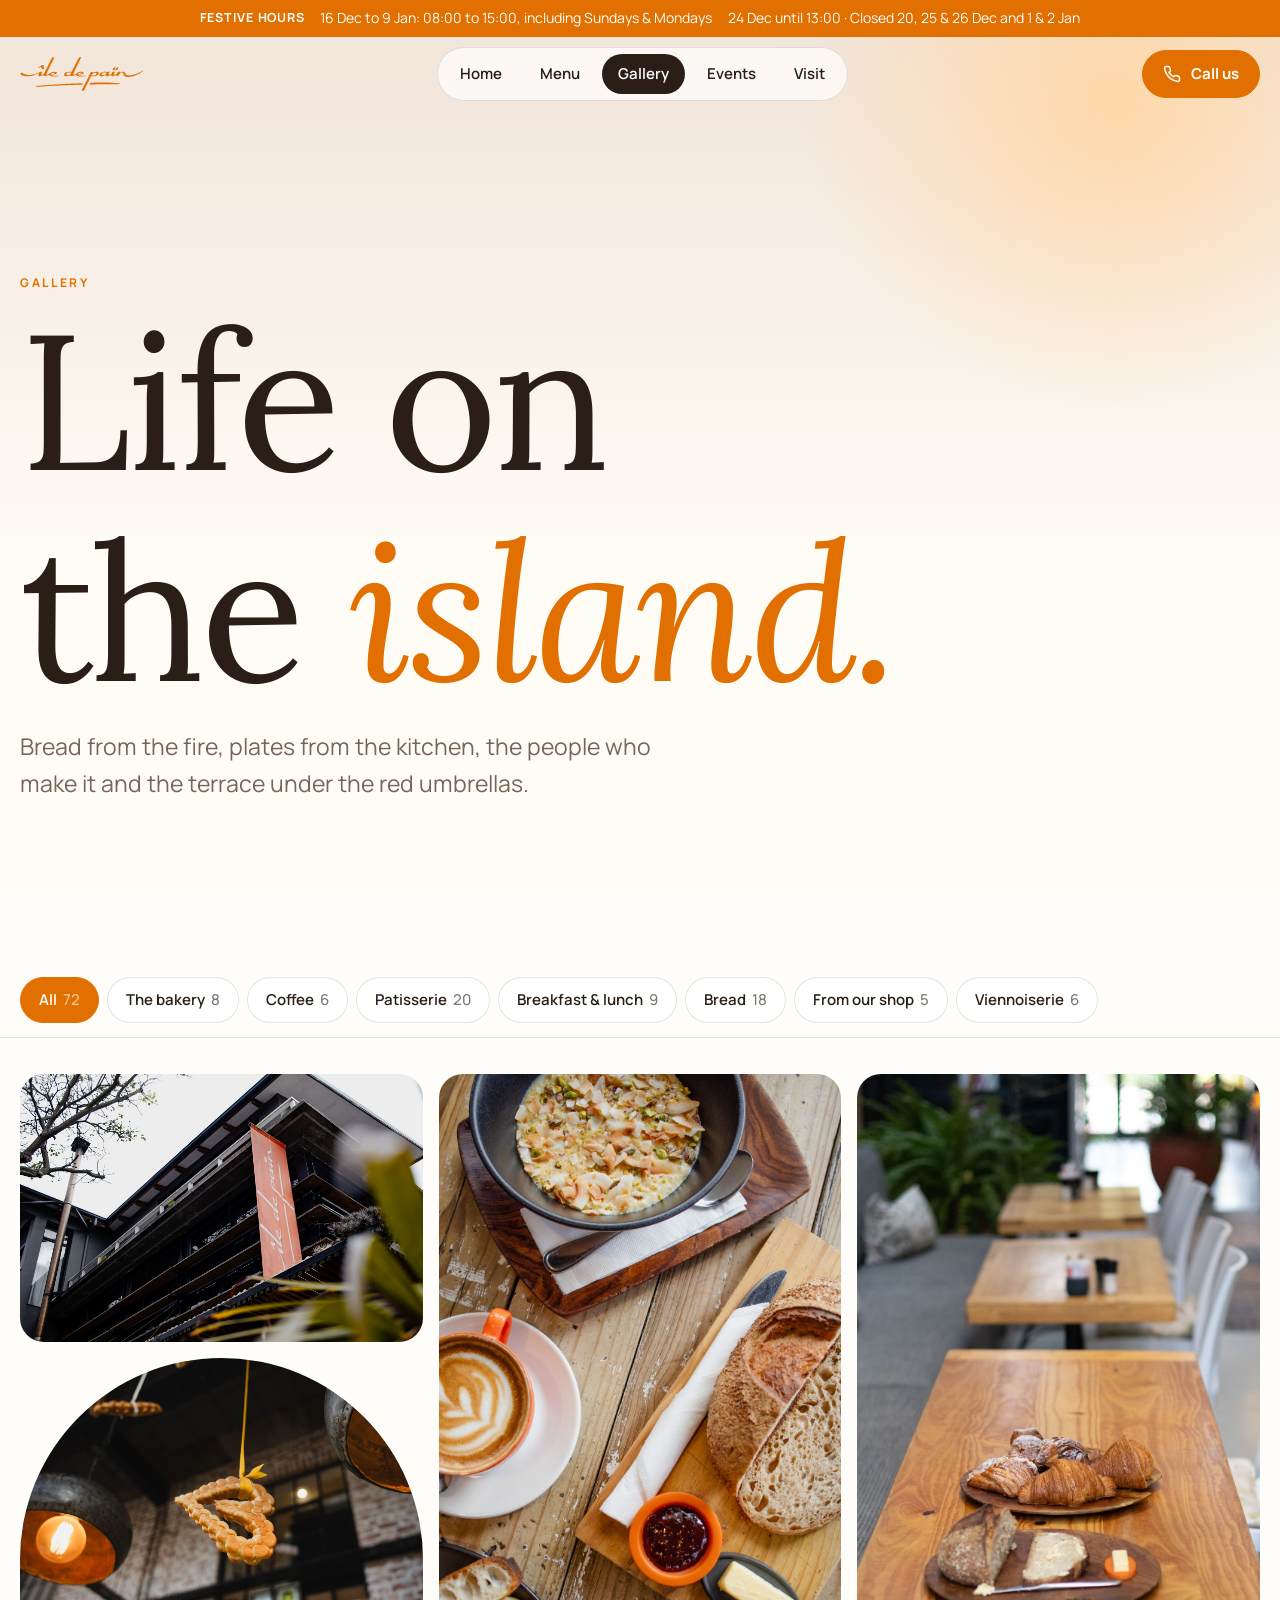
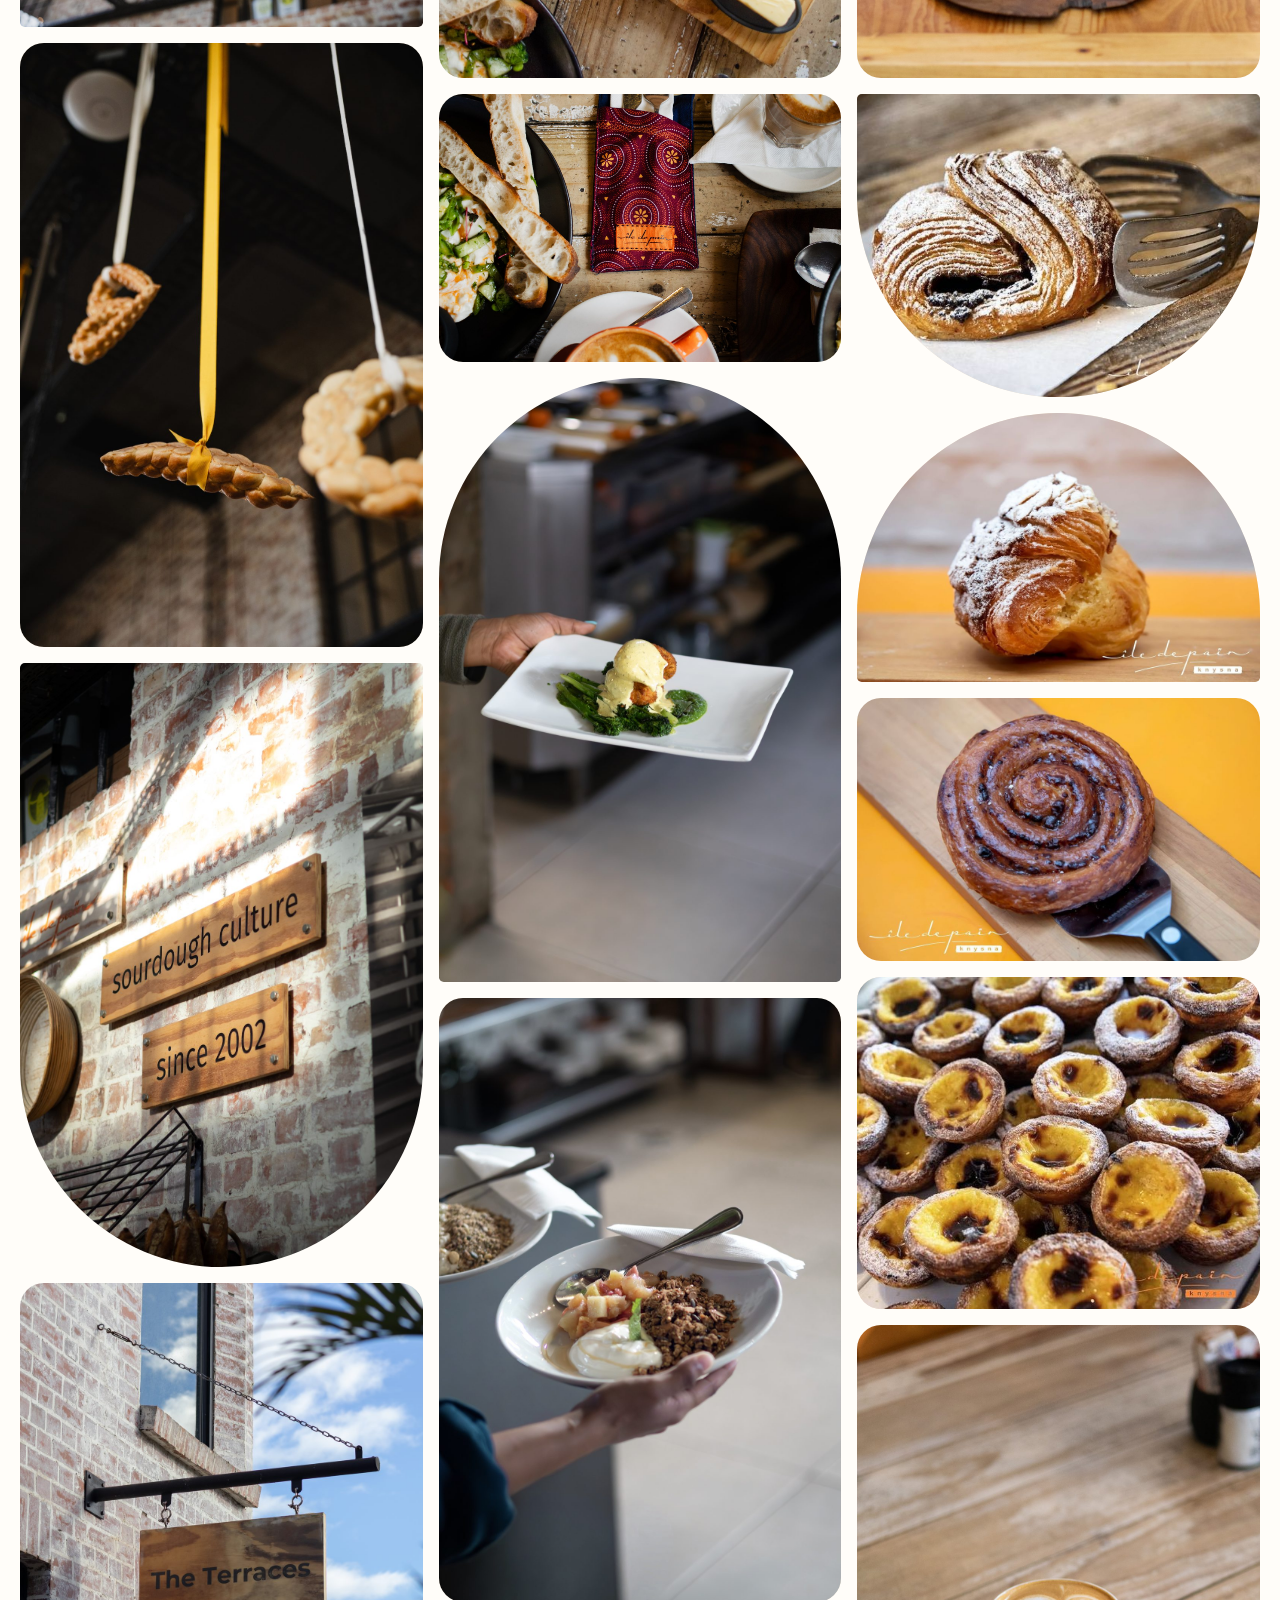
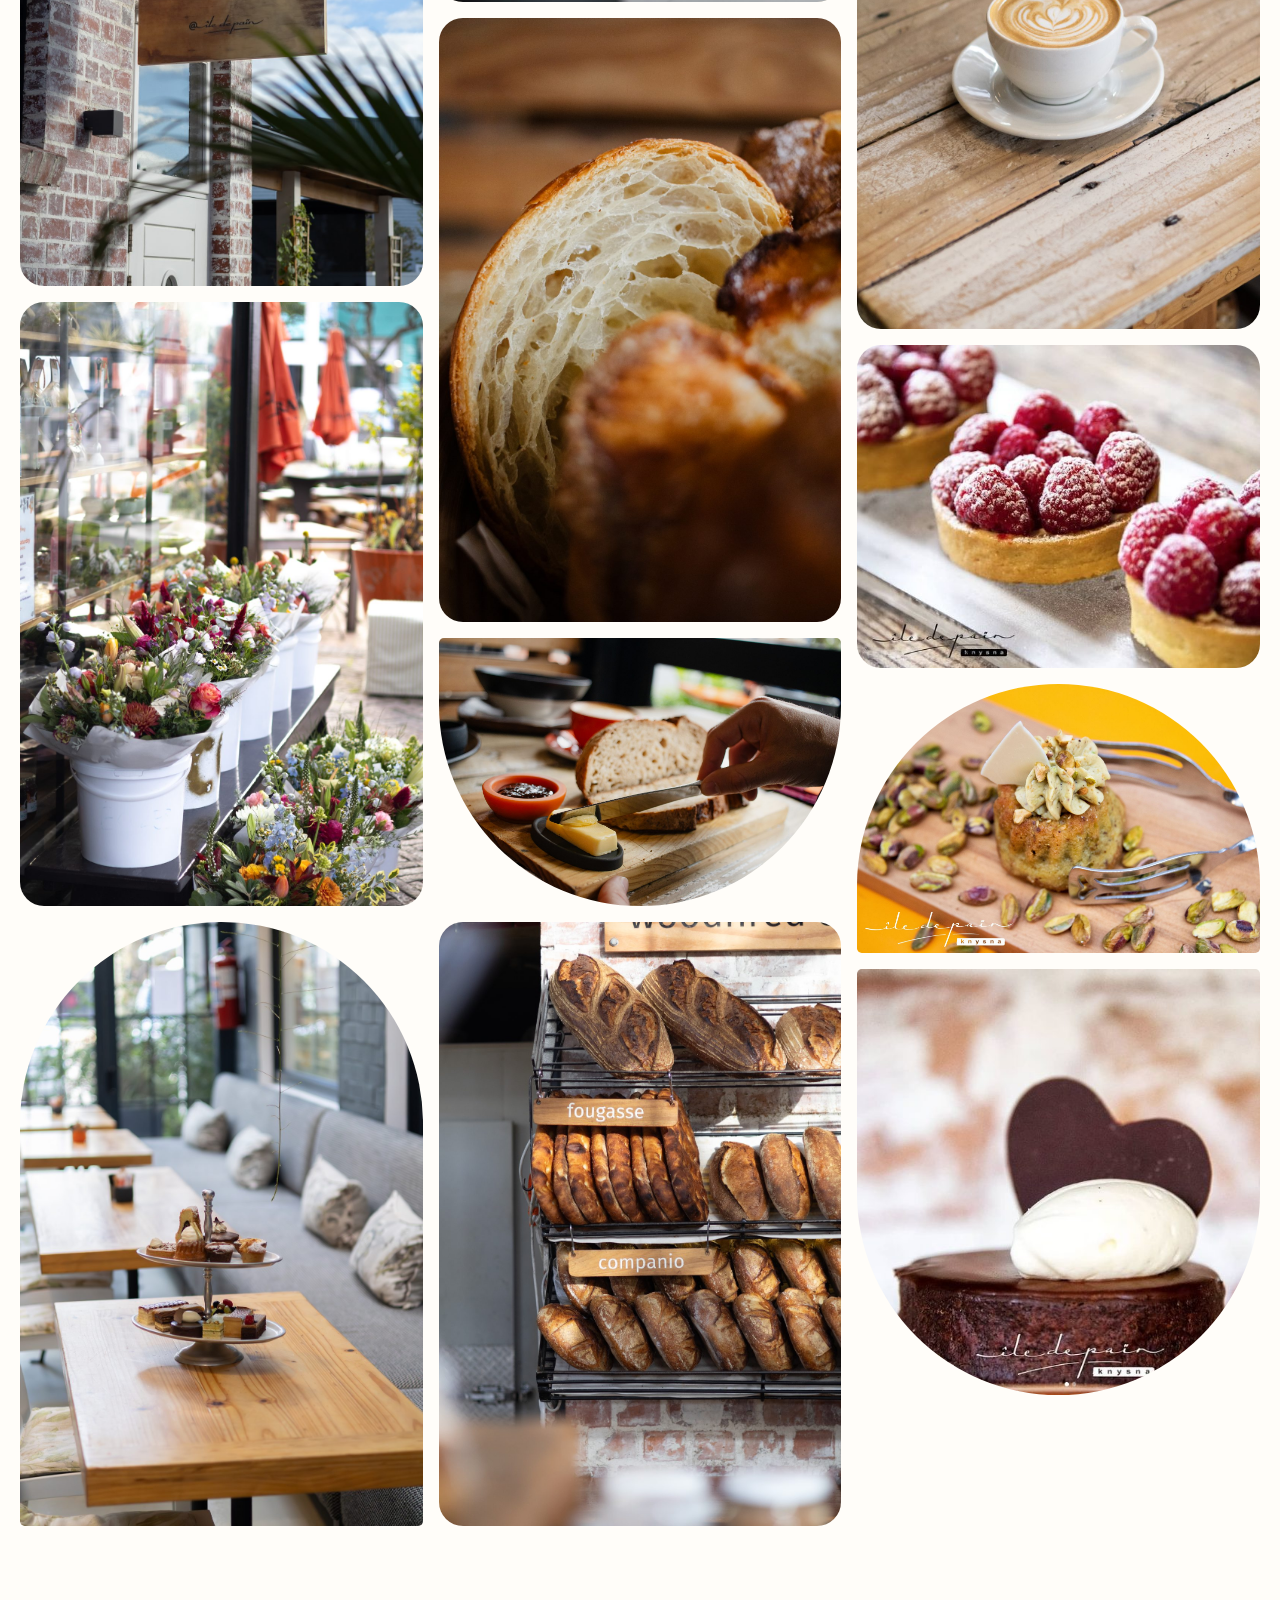
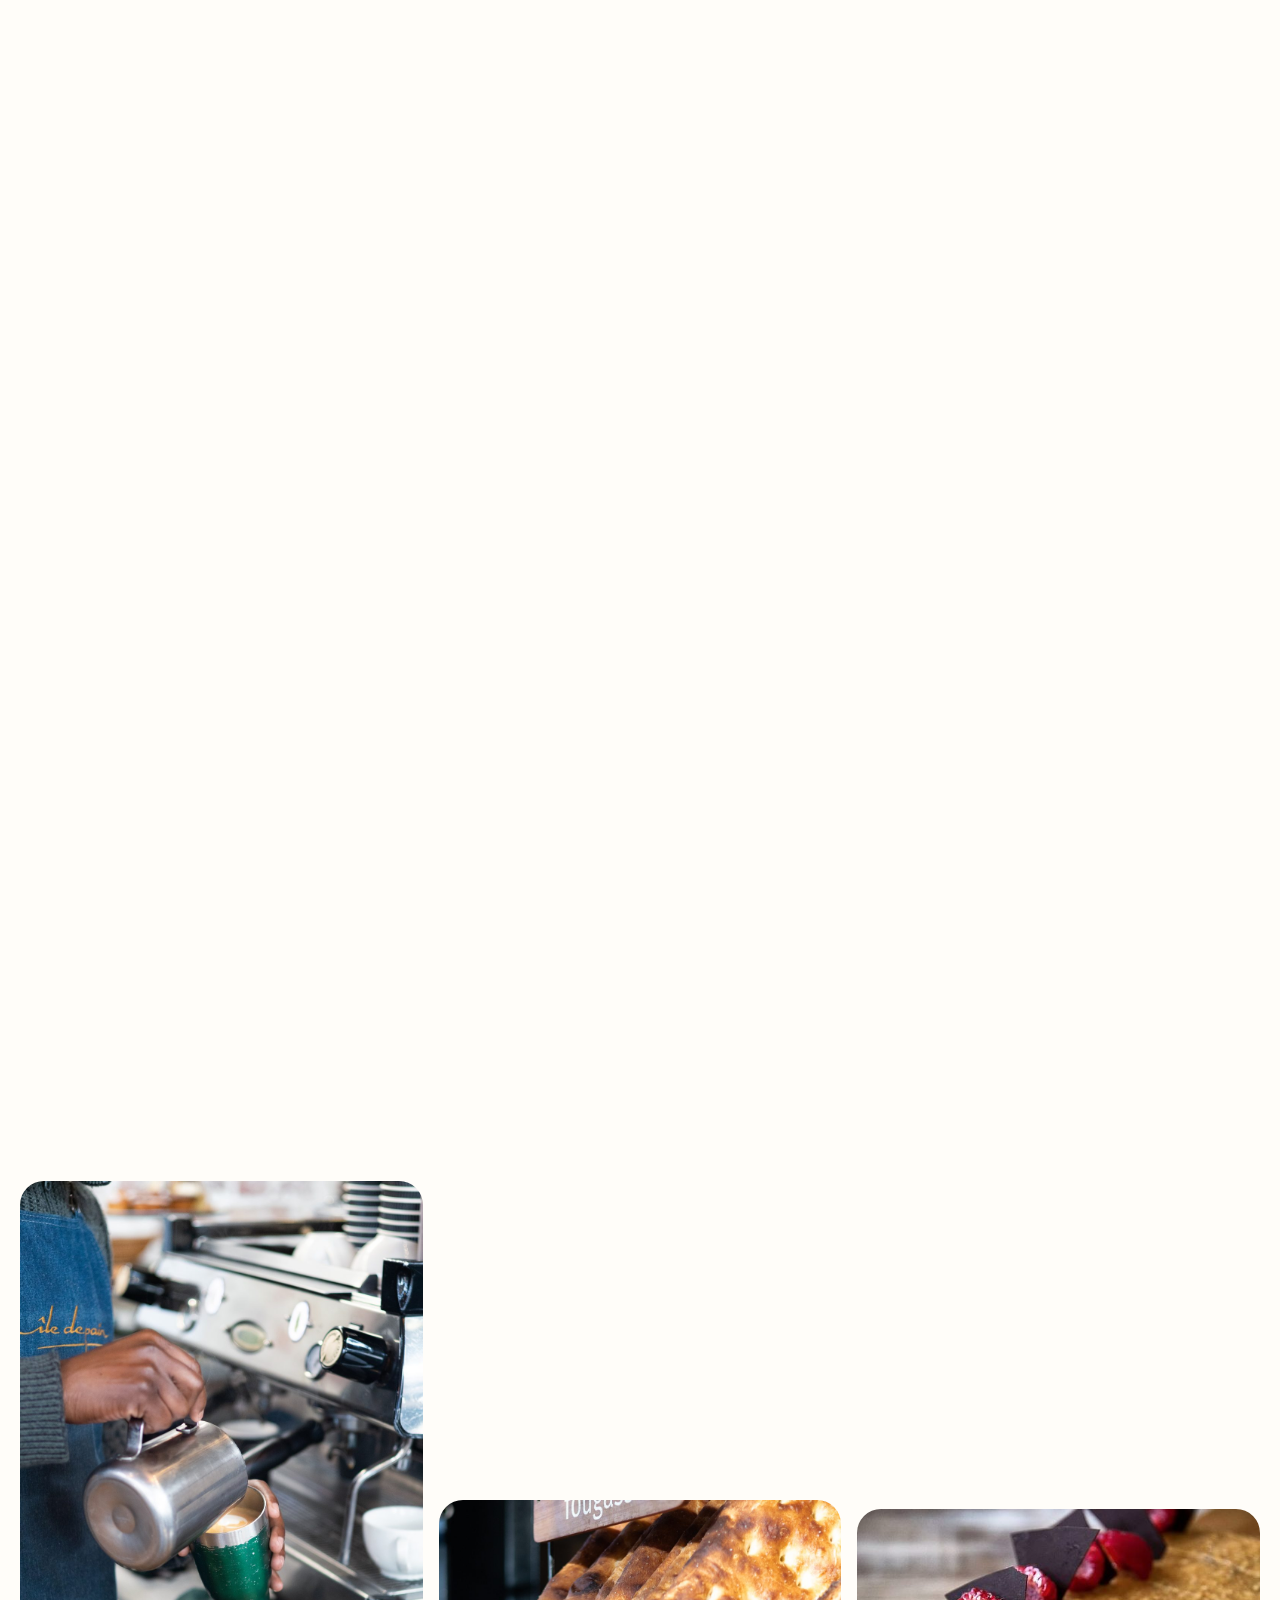
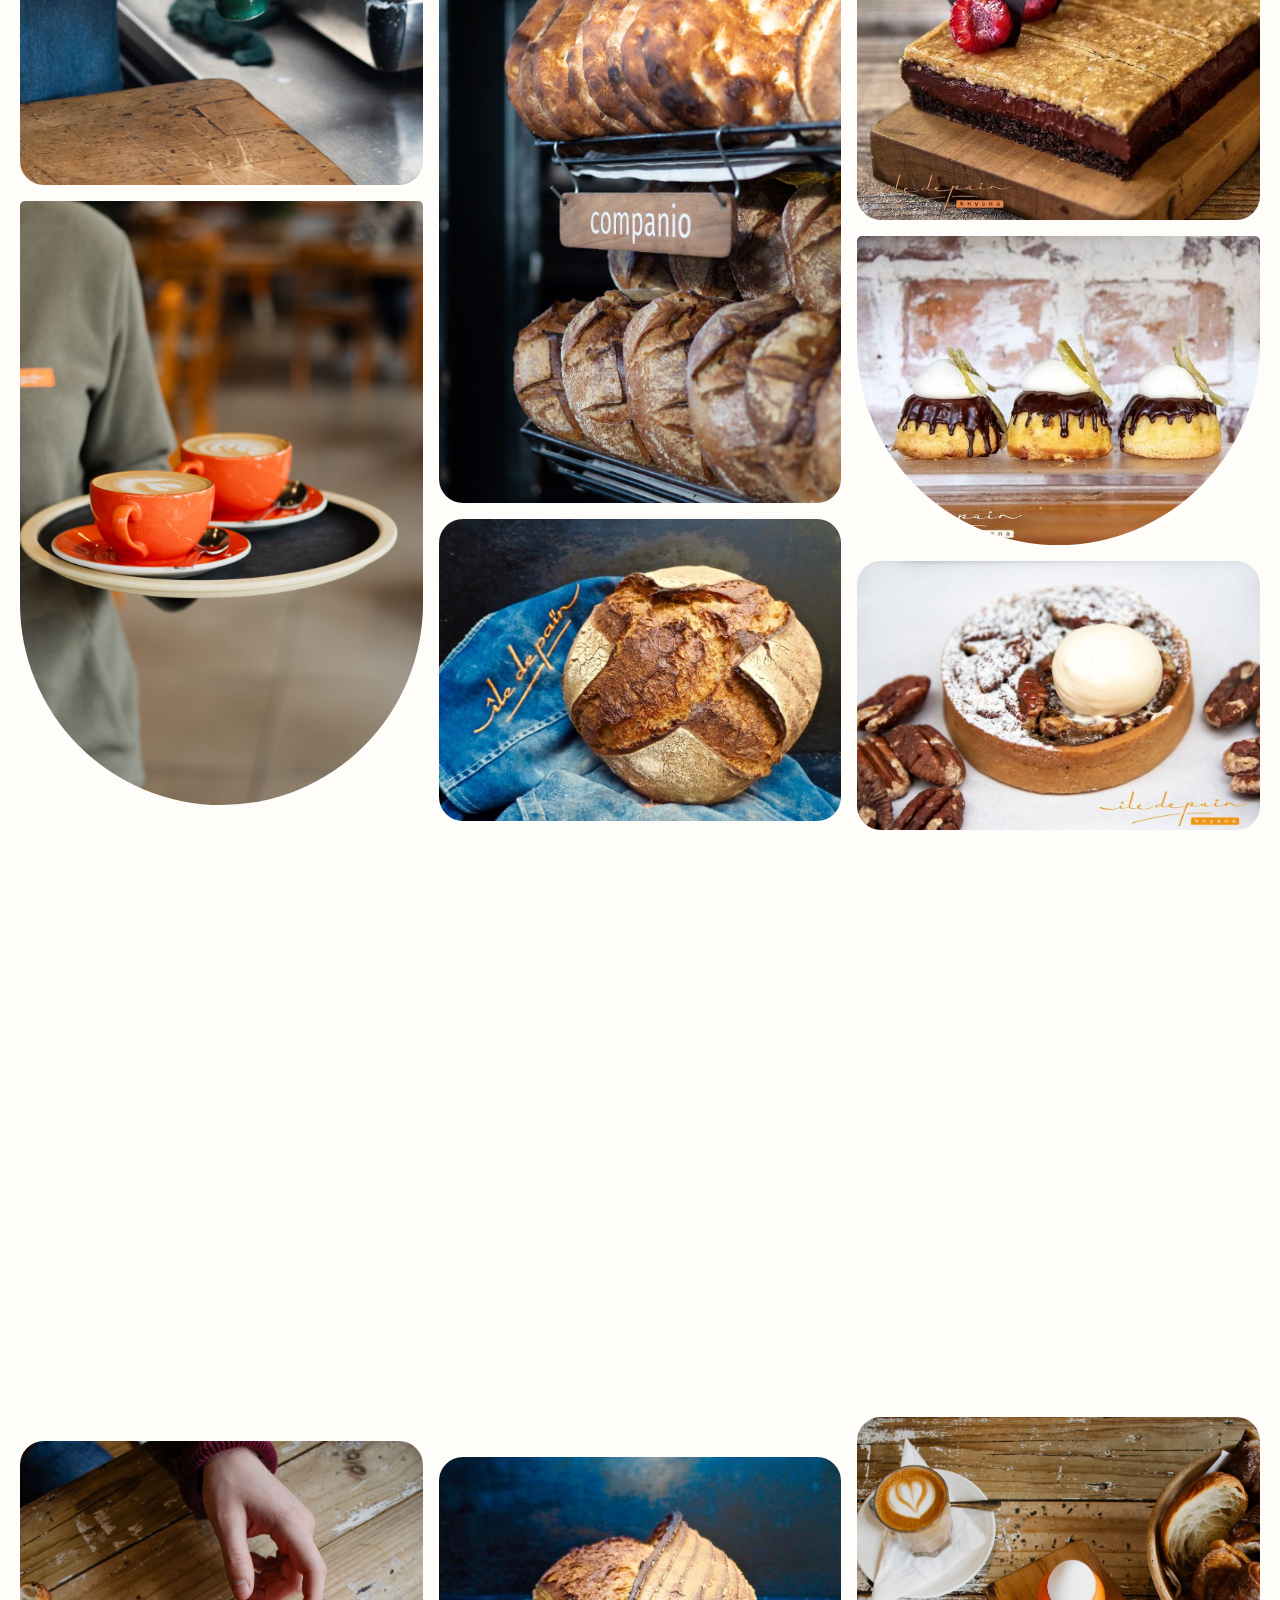
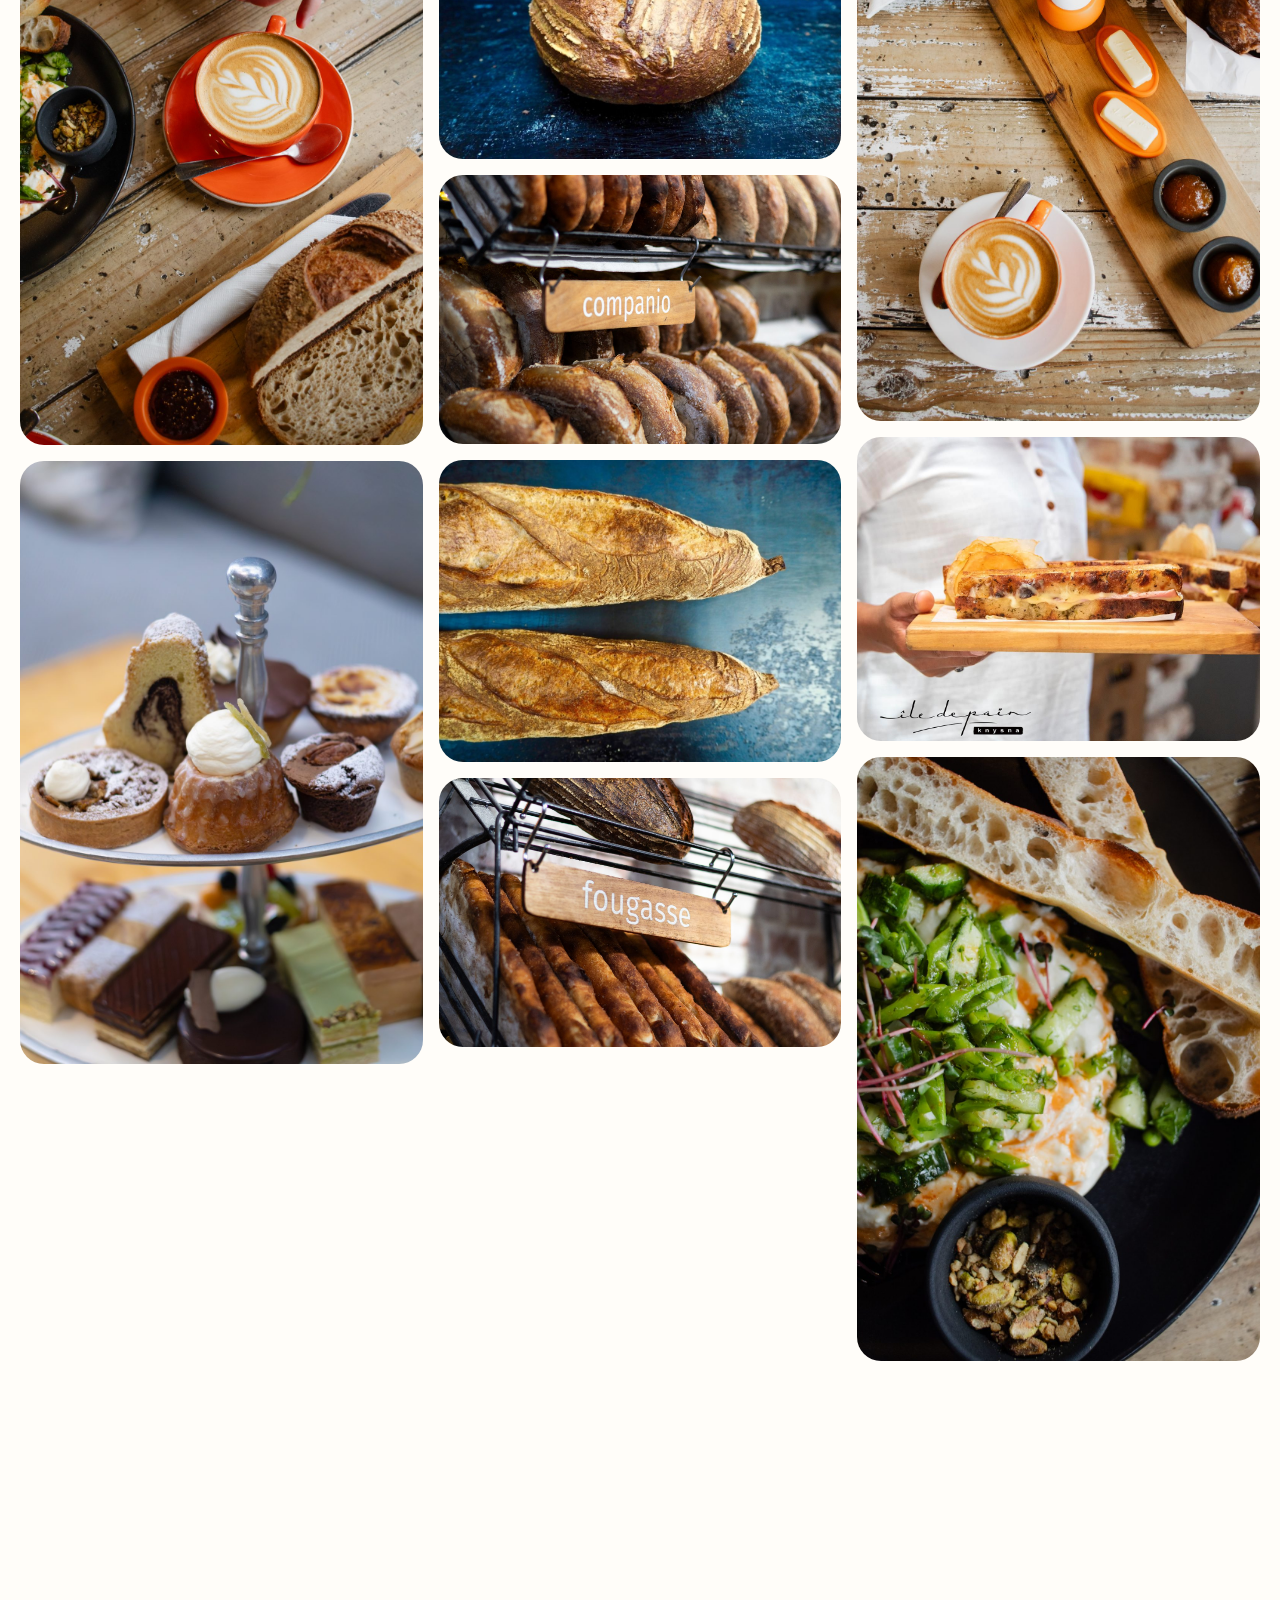
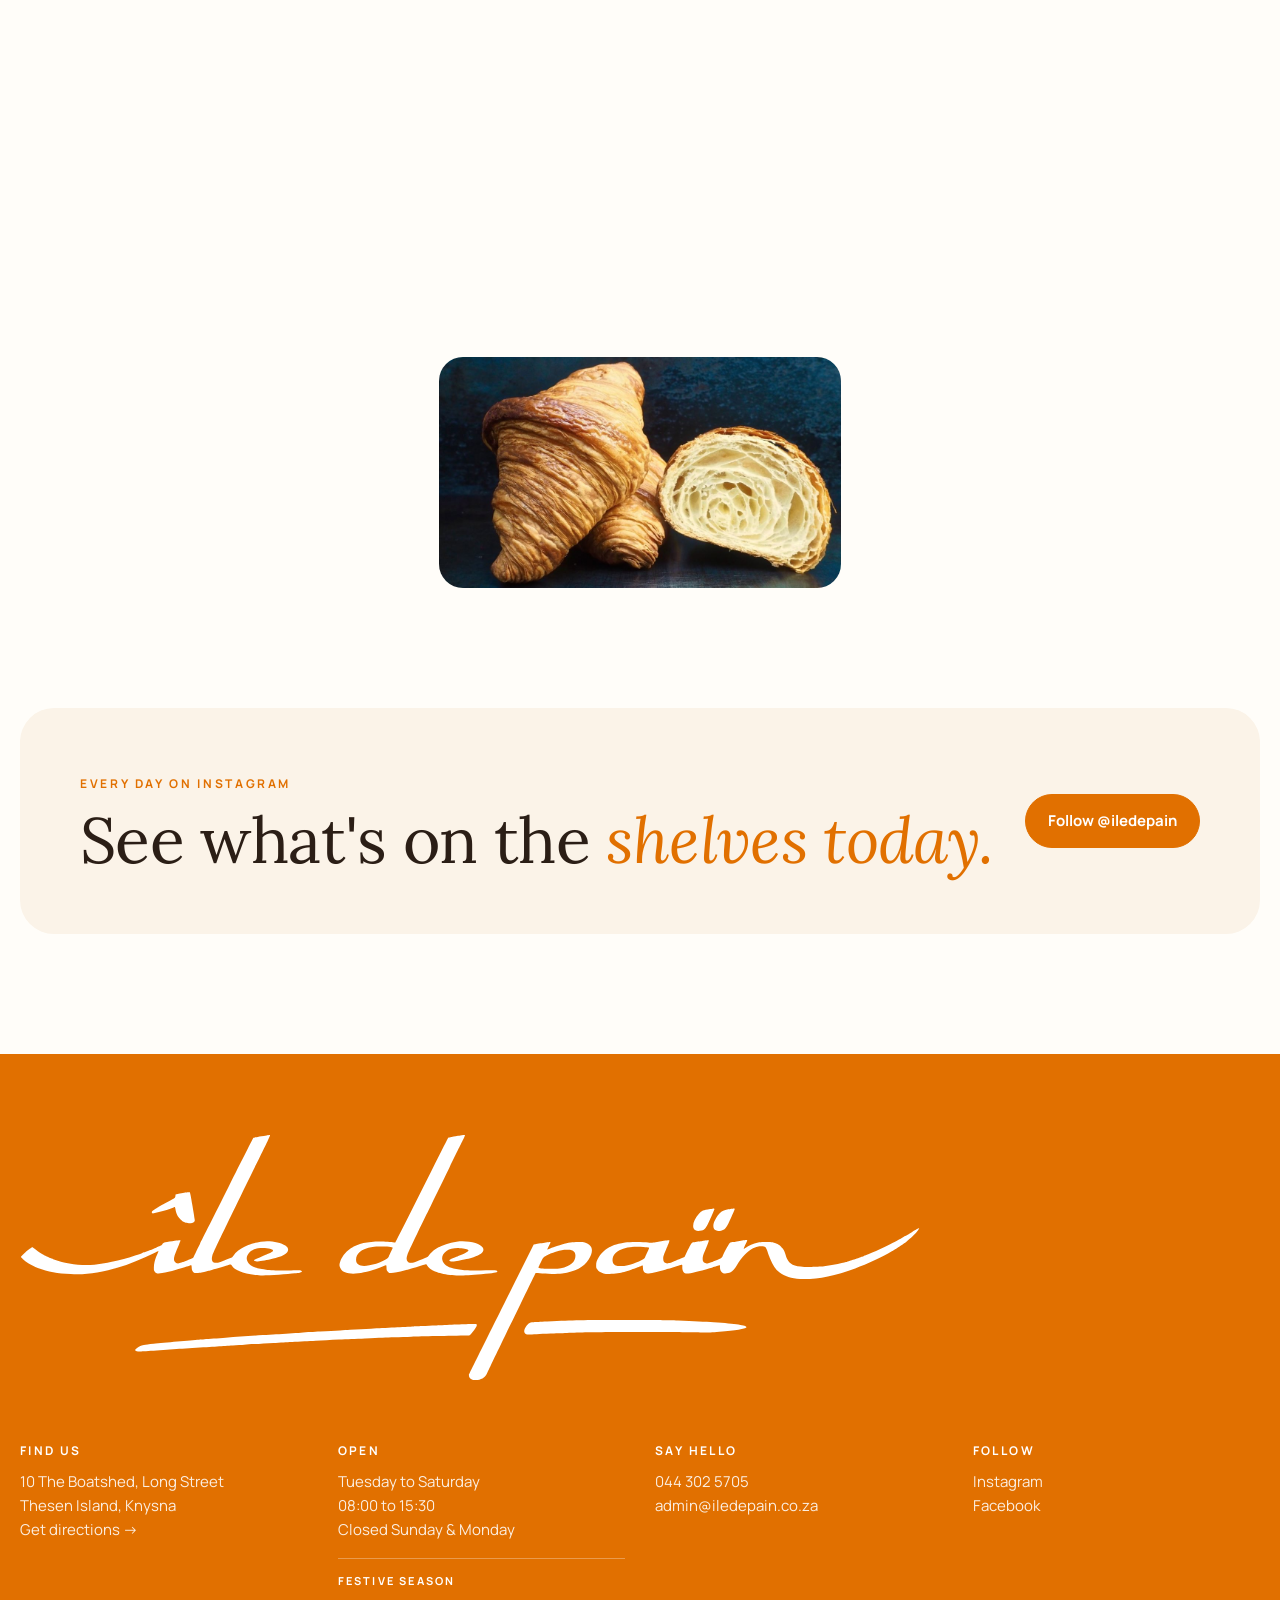
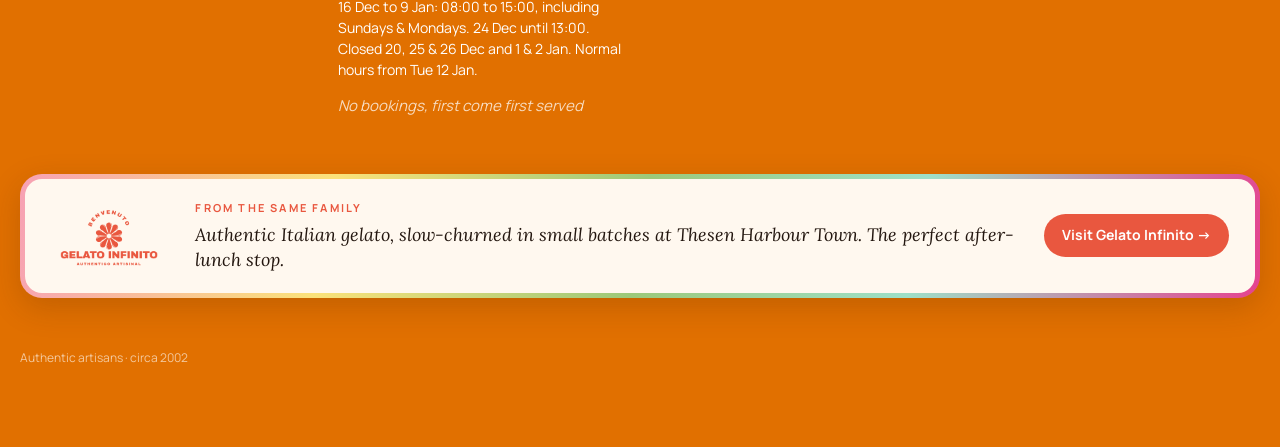
<file: gallery/index.html>
<!doctype html>
<html lang="en">
<head>
<meta charset="utf-8">
<link rel="canonical" href="https://www.iledepain.co.za/gallery/">
<meta name="viewport" content="width=device-width, initial-scale=1, viewport-fit=cover">
<title>Gallery · île de païn, Knysna</title>
<link rel="icon" href="data:image/svg+xml,%3Csvg xmlns='http://www.w3.org/2000/svg' viewBox='0 0 64 64'%3E%3Ccircle cx='32' cy='32' r='32' fill='%23E17000'/%3E%3Ctext x='32' y='42' font-family='Georgia' font-style='italic' font-size='26' text-anchor='middle' fill='%23fff'%3Eidp%3C/text%3E%3C/svg%3E">
<link rel="manifest" href="/manifest.webmanifest">
<meta name="theme-color" content="#E17000">
<link rel="apple-touch-icon" href="/assets/icons/apple-touch-icon.png">
<link rel="preconnect" href="https://fonts.googleapis.com"><link rel="preconnect" href="https://fonts.gstatic.com" crossorigin>
<link rel="stylesheet" href="https://fonts.googleapis.com/css2?family=Lora:ital,wght@0,400..700;1,400..700&family=Manrope:wght@400;500;600;700;800&display=swap">
<link rel="stylesheet" href="/assets/site.css">
<style>
.phead .sun{right:-12%;top:-30%}
.filters{position:sticky;top:0;z-index:20;background:color-mix(in srgb,var(--flour) 92%,transparent);backdrop-filter:blur(10px);border-bottom:1px solid var(--line)}
.filters .wrap{display:flex;gap:8px;padding-top:86px;padding-bottom:14px;overflow-x:auto;scrollbar-width:none}
.filters .wrap::-webkit-scrollbar{display:none}
.chip{flex:none;border:1.5px solid var(--line);background:#fff;border-radius:999px;padding:10px 18px;font-weight:600;font-size:15px;cursor:pointer;transition:all .2s}
.chip[aria-pressed="true"]{background:var(--ember);border-color:var(--ember);color:#fff}
.chip .n{opacity:.6;margin-left:6px;font-weight:500}
.grid{columns:3 320px;column-gap:16px;padding:36px 0 120px}
.tile{break-inside:avoid;margin:0 0 16px;display:block;width:100%;border:0;padding:0;background:var(--oat);border-radius:24px;overflow:hidden;cursor:zoom-in;position:relative}
.tile:nth-child(5n+2){border-radius:999px 999px 24px 24px}
.tile:nth-child(7n+4){border-radius:24px 24px 999px 999px}
.tile img{width:100%;height:auto;transition:transform .9s cubic-bezier(.2,.8,.2,1)}
.tile:hover img{transform:scale(1.05)}
.tile .lbl{position:absolute;left:14px;bottom:14px;background:rgba(255,255,255,.92);border-radius:999px;padding:6px 12px;font-size:12px;font-weight:700;opacity:0;transform:translateY(8px);transition:all .3s}
.tile:hover .lbl,.tile:focus-visible .lbl{opacity:1;transform:none}
.tile.hide{display:none}
.ig{border-radius:34px;background:var(--cream);padding:clamp(30px,5vw,60px);display:flex;justify-content:space-between;align-items:center;gap:24px;flex-wrap:wrap;margin-bottom:120px}
.ig h2{font-size:clamp(40px,5vw,72px)}
</style>
</head>
<body data-page="gallery">
<section class="phead sky"><div class="sun" aria-hidden="true"></div><div class="wrap" style="position:relative">
  <span class="eyebrow">Gallery</span>
  <h1 class="split" style="margin-top:16px">Life on<br>the <span class="it">island.</span></h1>
  <p class="rv">Bread from the fire, plates from the kitchen, the people who make it and the terrace under the red umbrellas.</p>
</div></section>
<div class="filters"><div class="wrap" id="chips" role="toolbar" aria-label="Filter photos"></div></div>
<main class="wrap">
  <div class="grid" id="grid"></div>
  <div class="ig rv"><div><span class="eyebrow">Every day on Instagram</span><h2 style="margin-top:12px">See what's on the <span class="it">shelves today.</span></h2></div><a class="btn fill" href="https://www.instagram.com/iledepain/" target="_blank" rel="noopener">Follow @iledepain</a></div>
</main>
<script src="/assets/photos.js"></script>
<script src="/assets/site.js"></script>
<script>
(function(){
const cats=["All",...new Set(GALLERY.map(p=>p.cat))];let cur="All";
const chips=document.getElementById("chips"),grid=document.getElementById("grid");
chips.innerHTML=cats.map(c=>`<button class="chip" aria-pressed="${c==="All"}" data-c="${c}">${c}<span class="n">${c==="All"?GALLERY.length:GALLERY.filter(p=>p.cat===c).length}</span></button>`).join("");
grid.innerHTML=GALLERY.map((p,i)=>`<button class="tile rv" data-i="${i}" data-c="${p.cat}" aria-label="Open photo: ${p.alt}"><img src="${p.src}" alt="${p.alt}" loading="lazy"><span class="lbl">${p.cat}</span></button>`).join("");
IDP.observe(grid);
chips.addEventListener("click",e=>{const b=e.target.closest(".chip");if(!b)return;cur=b.dataset.c;chips.querySelectorAll(".chip").forEach(x=>x.setAttribute("aria-pressed",x===b));grid.querySelectorAll(".tile").forEach(t=>t.classList.toggle("hide",cur!=="All"&&t.dataset.c!==cur))});
grid.addEventListener("click",e=>{const t=e.target.closest(".tile");if(!t)return;const vis=GALLERY.filter(p=>cur==="All"||p.cat===cur);IDP.lightbox(vis,vis.indexOf(GALLERY[+t.dataset.i]))});
})();
</script>
</body>
</html>
</file>
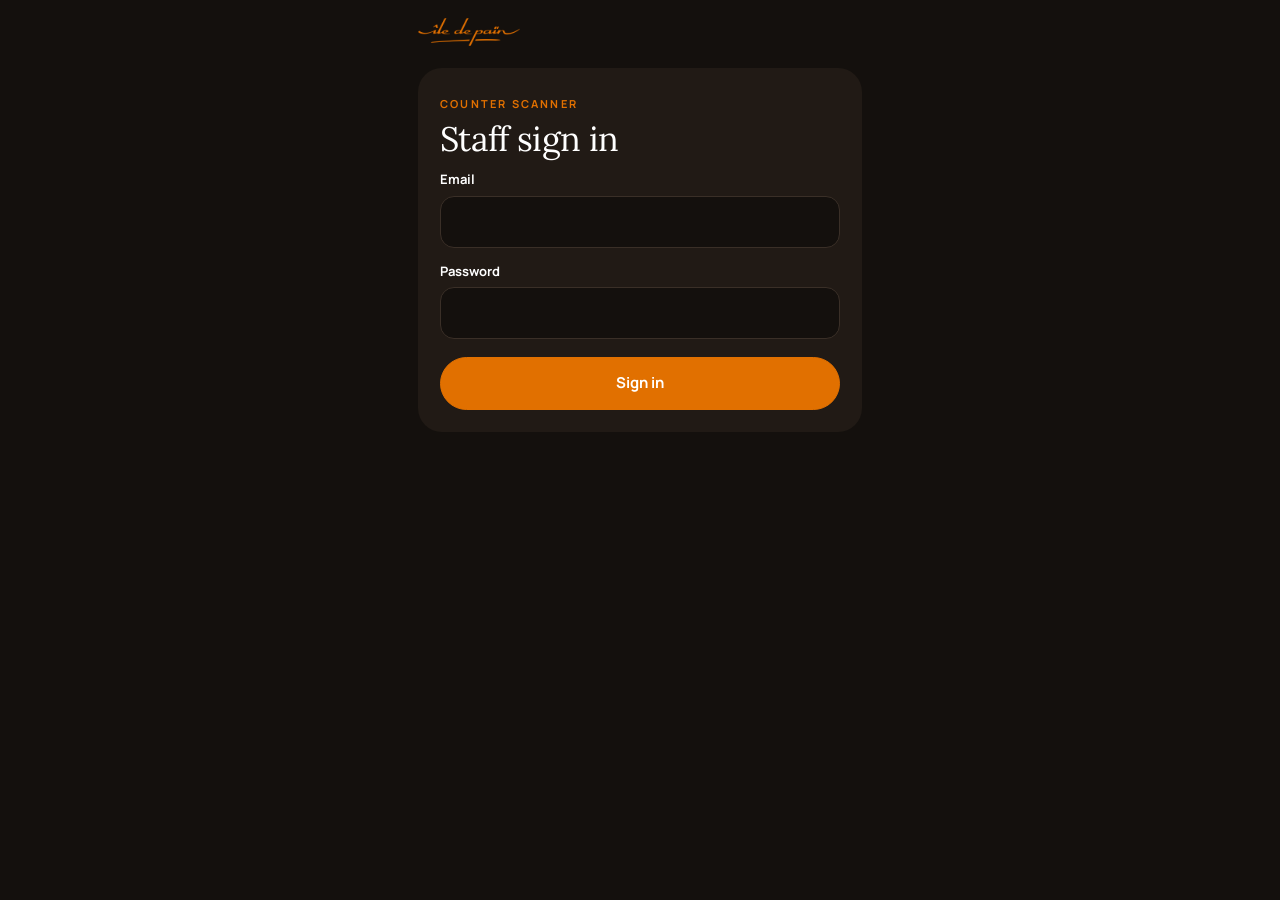
<file: staff/index.html>
<!doctype html>
<html lang="en">
<head>
<meta charset="utf-8">
<meta name="viewport" content="width=device-width, initial-scale=1, viewport-fit=cover">
<meta name="robots" content="noindex,nofollow">
<title>Counter scanner · île de païn</title>
<meta name="theme-color" content="#14100D">
<link rel="manifest" href="/staff/manifest.webmanifest">
<link rel="apple-touch-icon" href="/assets/icons/apple-touch-icon.png">
<meta name="apple-mobile-web-app-capable" content="yes">
<meta name="apple-mobile-web-app-title" content="IDP Counter">
<link rel="icon" href="/assets/icons/icon-192.png">
<link rel="preconnect" href="https://fonts.googleapis.com"><link rel="preconnect" href="https://fonts.gstatic.com" crossorigin>
<link rel="stylesheet" href="https://fonts.googleapis.com/css2?family=Lora:ital,wght@0,400..700;1,400..700&family=Manrope:wght@400;500;600;700;800&display=swap">
<link rel="stylesheet" href="/assets/club.css">
</head>
<body class="staff">
<div class="app">
  <div class="top"><img src="/assets/img/logo-orange.png" alt="île de païn"><div class="who" id="who" style="color:#B9A99B"></div></div>
  <div class="demo hide" id="demo">Demo mode: any email signs in. Scan any QR code, or tap “Test with a demo card”.</div>

  <section id="v-auth" class="hide">
    <div class="panel">
      <span class="eyebrow" style="color:#E17000">Counter scanner</span>
      <h1 style="font-size:34px;margin-top:8px">Staff sign in</h1>
      <form id="f-auth"><label>Email<input name="email" type="email" autocomplete="username" required></label>
      <label>Password<input name="password" type="password" autocomplete="current-password" required></label>
      <button class="btn fill block">Sign in</button><div class="msg hide" id="m-auth"></div></form>
    </div>
  </section>

  <section id="v-scan" class="hide">
    <div id="scanbox">
      <div class="reader" id="reader"></div>
      <p class="muted small" style="text-align:center;margin-top:12px">Point the camera at the member's card in their app.</p>
      <div style="display:flex;gap:10px;justify-content:center;margin-top:10px"><button class="btn" style="border-color:#3A2F27;color:#fff" id="b-cam">Start camera</button><button class="btn hide" style="border-color:#3A2F27;color:#fff" id="b-demo">Test with a demo card</button></div>
    </div>
    <div id="res" class="hide"></div>
    <p class="small" style="text-align:center;margin-top:26px"><button class="link" style="color:#E17000" id="b-out">Sign out</button></p>
  </section>
</div>
<div class="flash hide" id="flash"></div>

<script src="/assets/vendor/supabase.js"></script>
<script src="/assets/vendor/html5-qrcode.min.js"></script>
<script src="/assets/club-config.js"></script>
<script src="/assets/club.js"></script>
<script>
(function(){
const {DEMO, rpc, auth, ITEMS, PER, esc, fmtDate} = CLUB;
const $ = id => document.getElementById(id);
if(DEMO){ $("demo").classList.remove("hide"); $("b-demo").classList.remove("hide"); }
let scanner = null, busy = false, token = null;

$("f-auth").onsubmit = async e => { e.preventDefault(); const f=e.target, m=$("m-auth"); m.className="msg hide";
  try{ await auth.signIn(f.email.value.trim(), f.password.value); await load(); }catch(err){ m.textContent=err.message; m.className="msg err"; } };
$("b-out").onclick = async () => { await stopCam(); await auth.signOut(); load(); };

async function startCam(){
  if(!scanner) scanner = new Html5Qrcode("reader", {verbose:false});
  try{
    await scanner.start({facingMode:"environment"}, {fps:10, qrbox:(w,h)=>{const s=Math.floor(Math.min(w,h)*.72);return{width:s,height:s}}}, onScan, ()=>{});
    $("b-cam").classList.add("hide");
  }catch(err){ $("b-cam").classList.remove("hide"); $("b-cam").textContent = "Allow camera and try again"; }
}
async function stopCam(){ try{ if(scanner && scanner.isScanning) await scanner.stop(); }catch(e){} }
$("b-cam").onclick = startCam;
$("b-demo").onclick = () => onScan("IDPCLUB:demo." + Math.floor(Date.now()/30000) + ".demo");

async function onScan(text){
  if(busy) return; busy = true; token = text;
  try{ if(navigator.vibrate) navigator.vibrate(60); }catch(e){}
  await stopCam();
  $("scanbox").classList.add("hide");
  const r = await rpc("staff_lookup", {token:text}).catch(err => ({ok:false, reason:err.message}));
  render(r);
}
function render(r){
  const box = $("res"); box.classList.remove("hide");
  if(!r.ok){
    box.innerHTML = `<div class="result bad"><div class="big">✕</div><h2>${r.name?esc(r.name):"Can't use this card"}</h2>${r.tier_name?`<p style="margin-top:4px;font-weight:700">${esc(r.tier_name)}</p>`:""}<p style="margin-top:10px">${esc(r.reason||"Not valid.")}</p></div><button class="btn fill block" id="b-next">Scan next card</button>`;
  } else {
    const b = r.balances||{}, keys = Object.keys(ITEMS).filter(k => b[k] && b[k].allow > 0);
    box.innerHTML = `<div class="result ok"><div class="big">✓</div><h2>${esc(r.name||"Member")}</h2><p style="margin-top:4px;font-weight:700">${esc(r.tier_name)} · paid until ${fmtDate(r.paid_until)}</p>
      ${(r.orders||[]).length?`<div style="background:#fff;border-radius:16px;padding:12px;margin-top:14px;border:2px solid var(--ok)"><b style="display:block;margin-bottom:6px">🥖 Pre-order to hand over</b>${r.orders.map(o=>`<div class="ri" style="padding:8px 0"><div class="tx"><b>${o.qty} × ${esc(o.variety)}</b><span>Ordered for ${fmtDate(o.collect_on)}</span></div><button data-o="${o.id}">Hand over</button></div>`).join("")}</div>`:""}
      <div class="ritems">${keys.length?keys.map(k=>`<div class="ri"><div style="font-size:26px">${ITEMS[k].icon}</div><div class="tx"><b>${esc(ITEMS[k].label)}</b><span>${b[k].left} of ${b[k].allow} left ${PER[b[k].per]}</span></div><button data-i="${k}" ${b[k].left<1?"disabled":""}>Give 1</button></div>`).join(""):'<p>No treats on this tier right now.</p>'}</div></div>
      <button class="btn block" style="border-color:#3A2F27;color:#fff" id="b-next">Done · scan next card</button>`;
    box.querySelectorAll(".ri button[data-i]").forEach(bt => bt.onclick = () => give(bt.dataset.i, bt));
    box.querySelectorAll(".ri button[data-o]").forEach(bt => bt.onclick = () => collect(+bt.dataset.o, bt));
  }
  $("b-next").onclick = next;
}
async function give(item, bt){
  bt.disabled = true;
  const r = await rpc("staff_redeem", {token, item, qty:1}).catch(err => ({ok:false, reason:err.message}));
  if(r.ok){
    const f = $("flash"); f.textContent = `${ITEMS[item].icon}  ${ITEMS[item].label} given`; f.style.background = "var(--ok)"; f.classList.remove("hide");
    setTimeout(()=>f.classList.add("hide"), 900);
    const again = await rpc("staff_lookup", {token}).catch(()=>null);
    render(again && again.ok ? again : {...again, ok:true, balances:r.balances, name:document.querySelector(".result h2")?.textContent, tier_name:"", paid_until:null});
  } else {
    const f = $("flash"); f.textContent = r.reason || "Couldn't give that"; f.style.background = "var(--bad)"; f.classList.remove("hide");
    setTimeout(()=>f.classList.add("hide"), 1800); bt.disabled = false;
    if(/expired/i.test(r.reason||"")) setTimeout(next, 1900);
  }
}
async function collect(id, bt){
  bt.disabled = true;
  const r = await rpc("staff_collect", {token, order_id:id}).catch(err => ({ok:false, reason:err.message}));
  const f = $("flash"); f.textContent = r.ok ? "🥖  Pre-order handed over" : (r.reason || "Couldn't hand that over"); f.style.background = r.ok ? "var(--ok)" : "var(--bad)"; f.classList.remove("hide");
  setTimeout(()=>f.classList.add("hide"), r.ok ? 900 : 1800);
  const again = await rpc("staff_lookup", {token}).catch(()=>null); if(again) render(again); else bt.disabled = false;
}
async function next(){ busy = false; token = null; $("res").classList.add("hide"); $("scanbox").classList.remove("hide"); await startCam(); }

async function load(){
  const u = await auth.user();
  $("v-auth").classList.toggle("hide", !!u); $("v-scan").classList.toggle("hide", !u);
  $("who").textContent = u ? (u.email||"") : "";
  if(u) startCam();
}
load();
})();
</script>
</body>
</html>
</file>
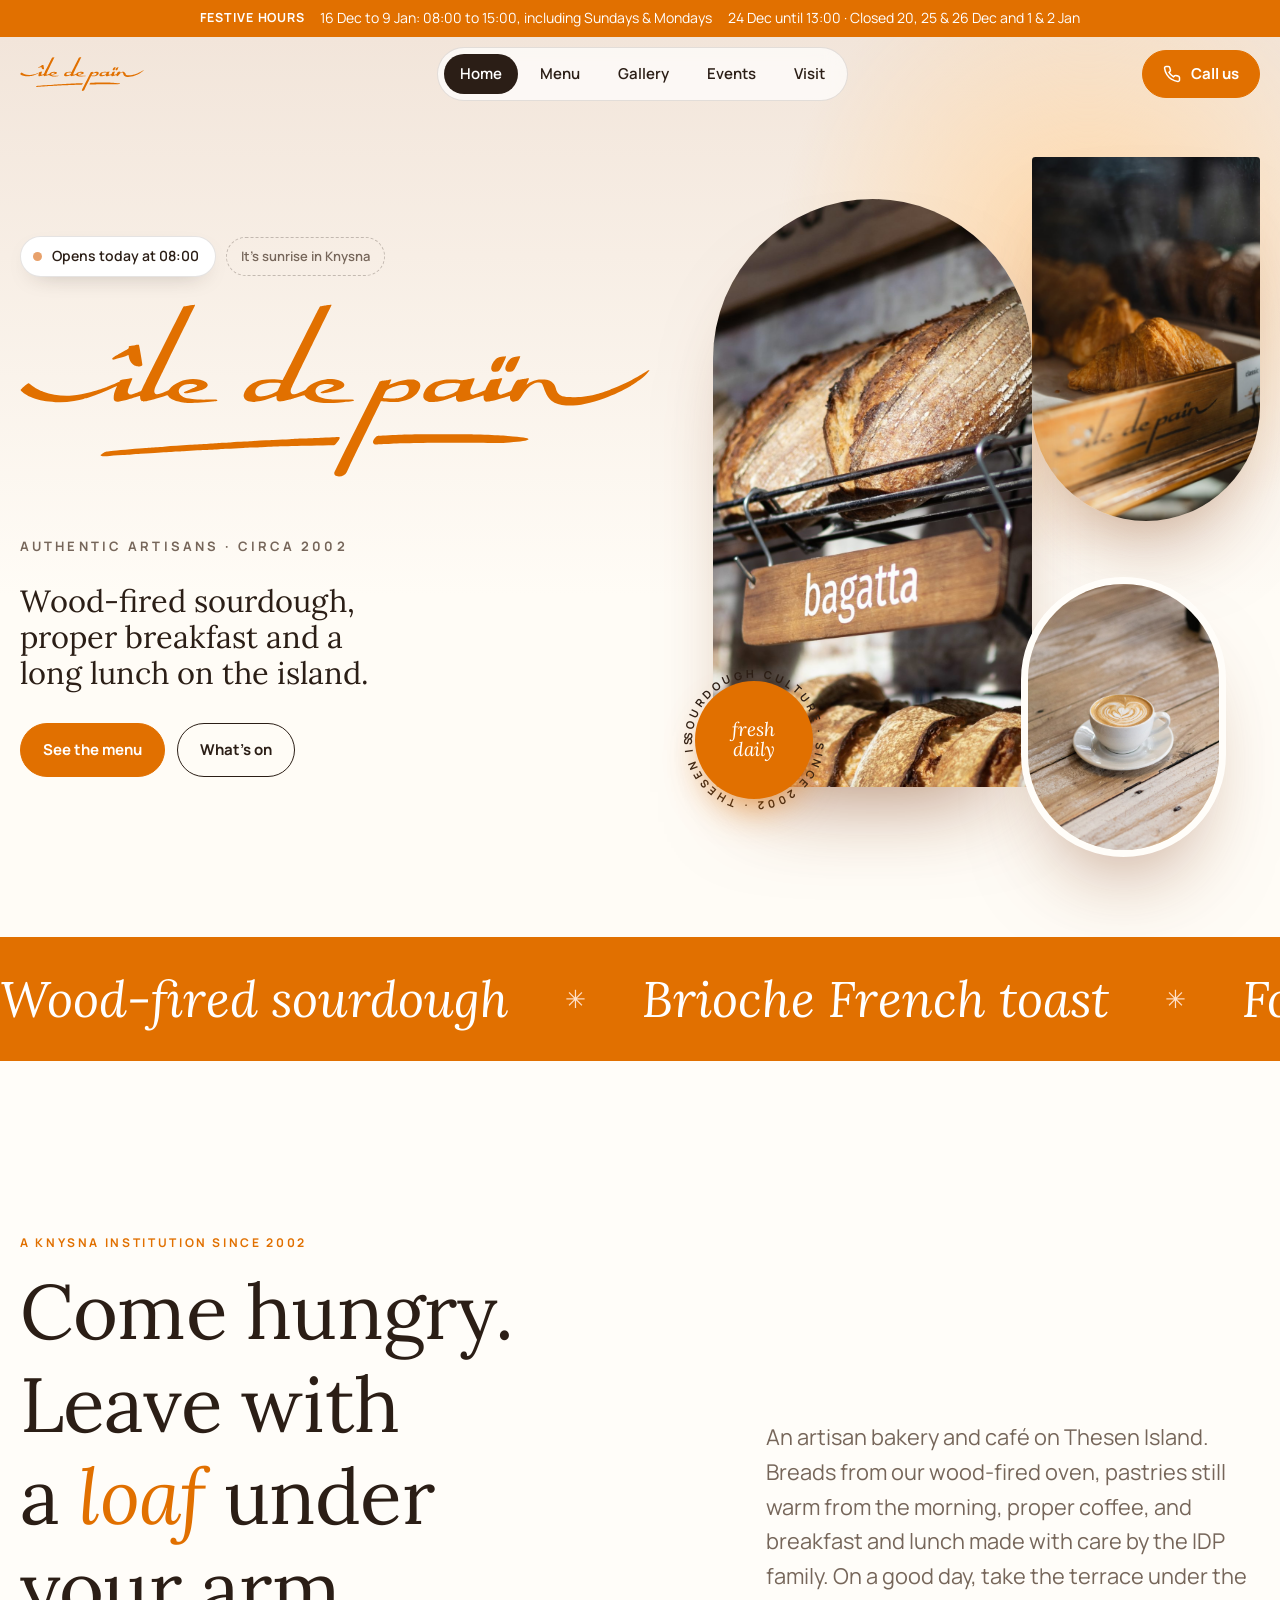
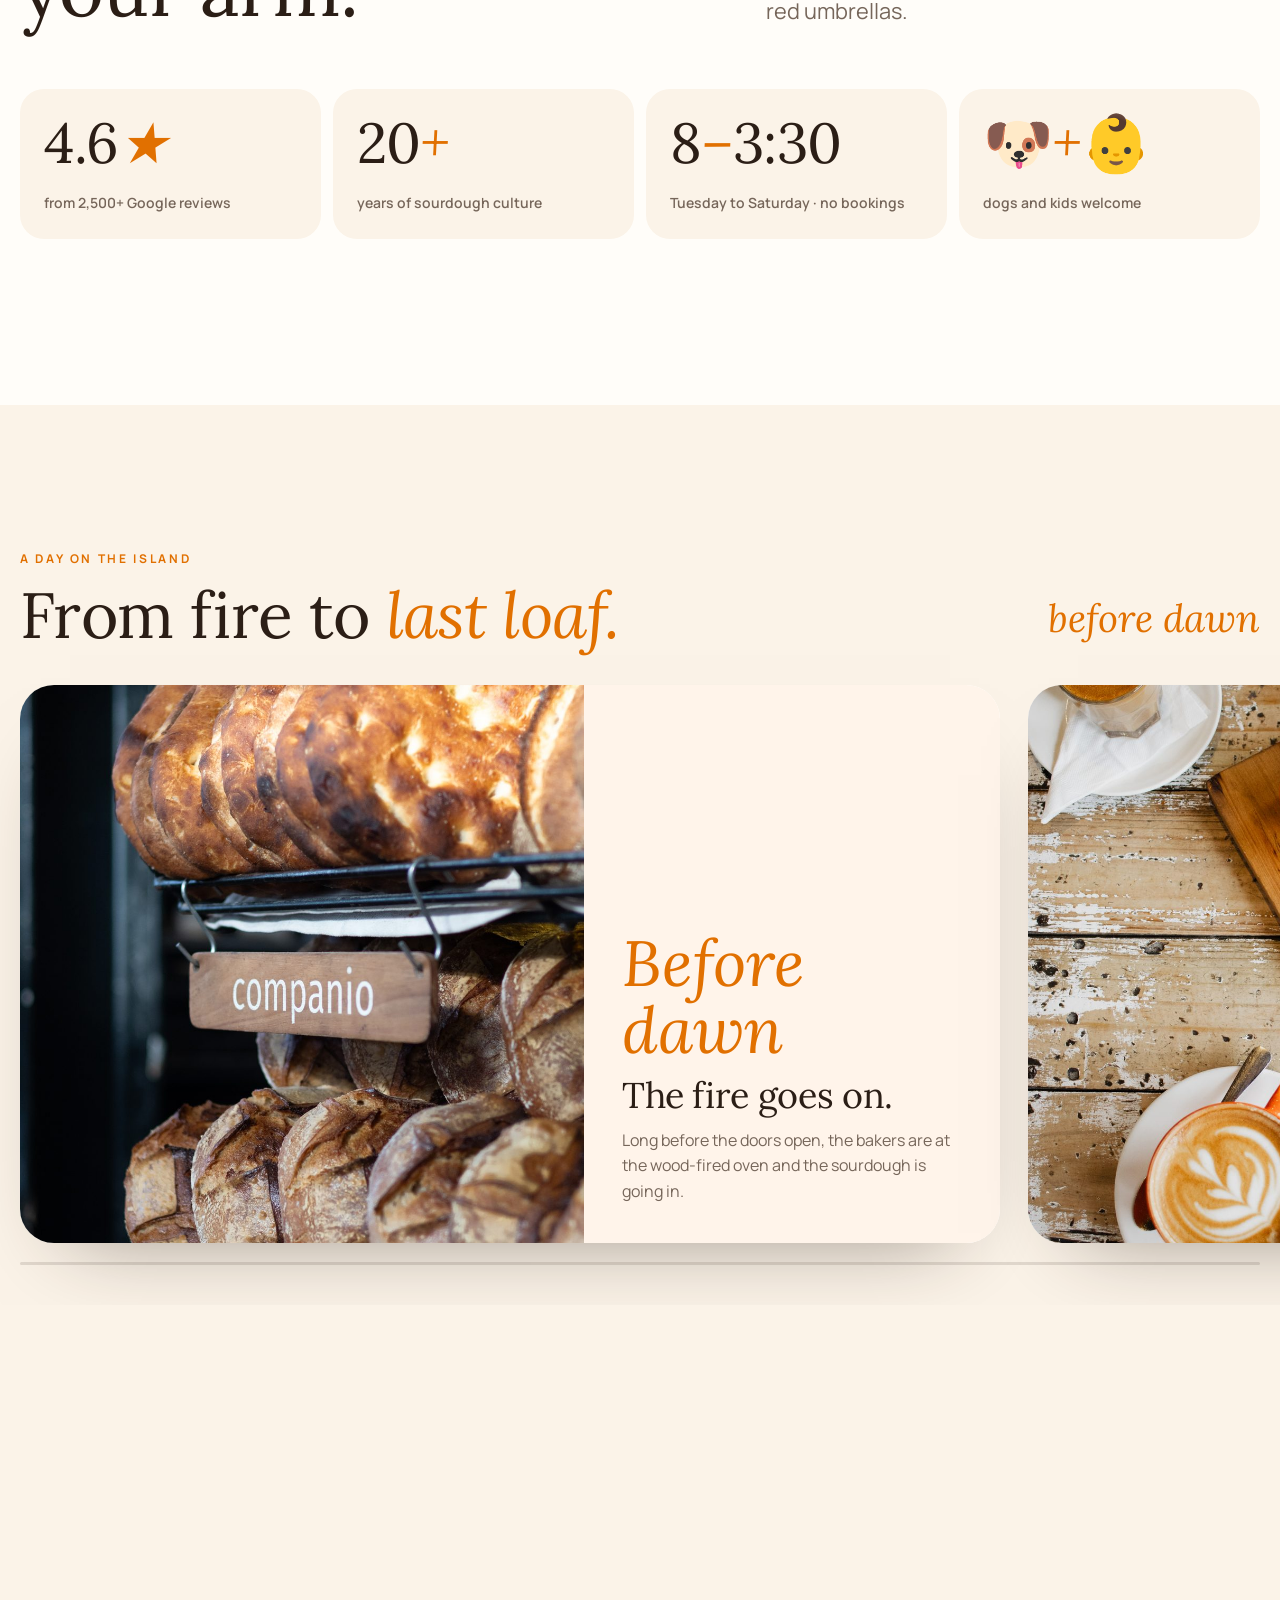
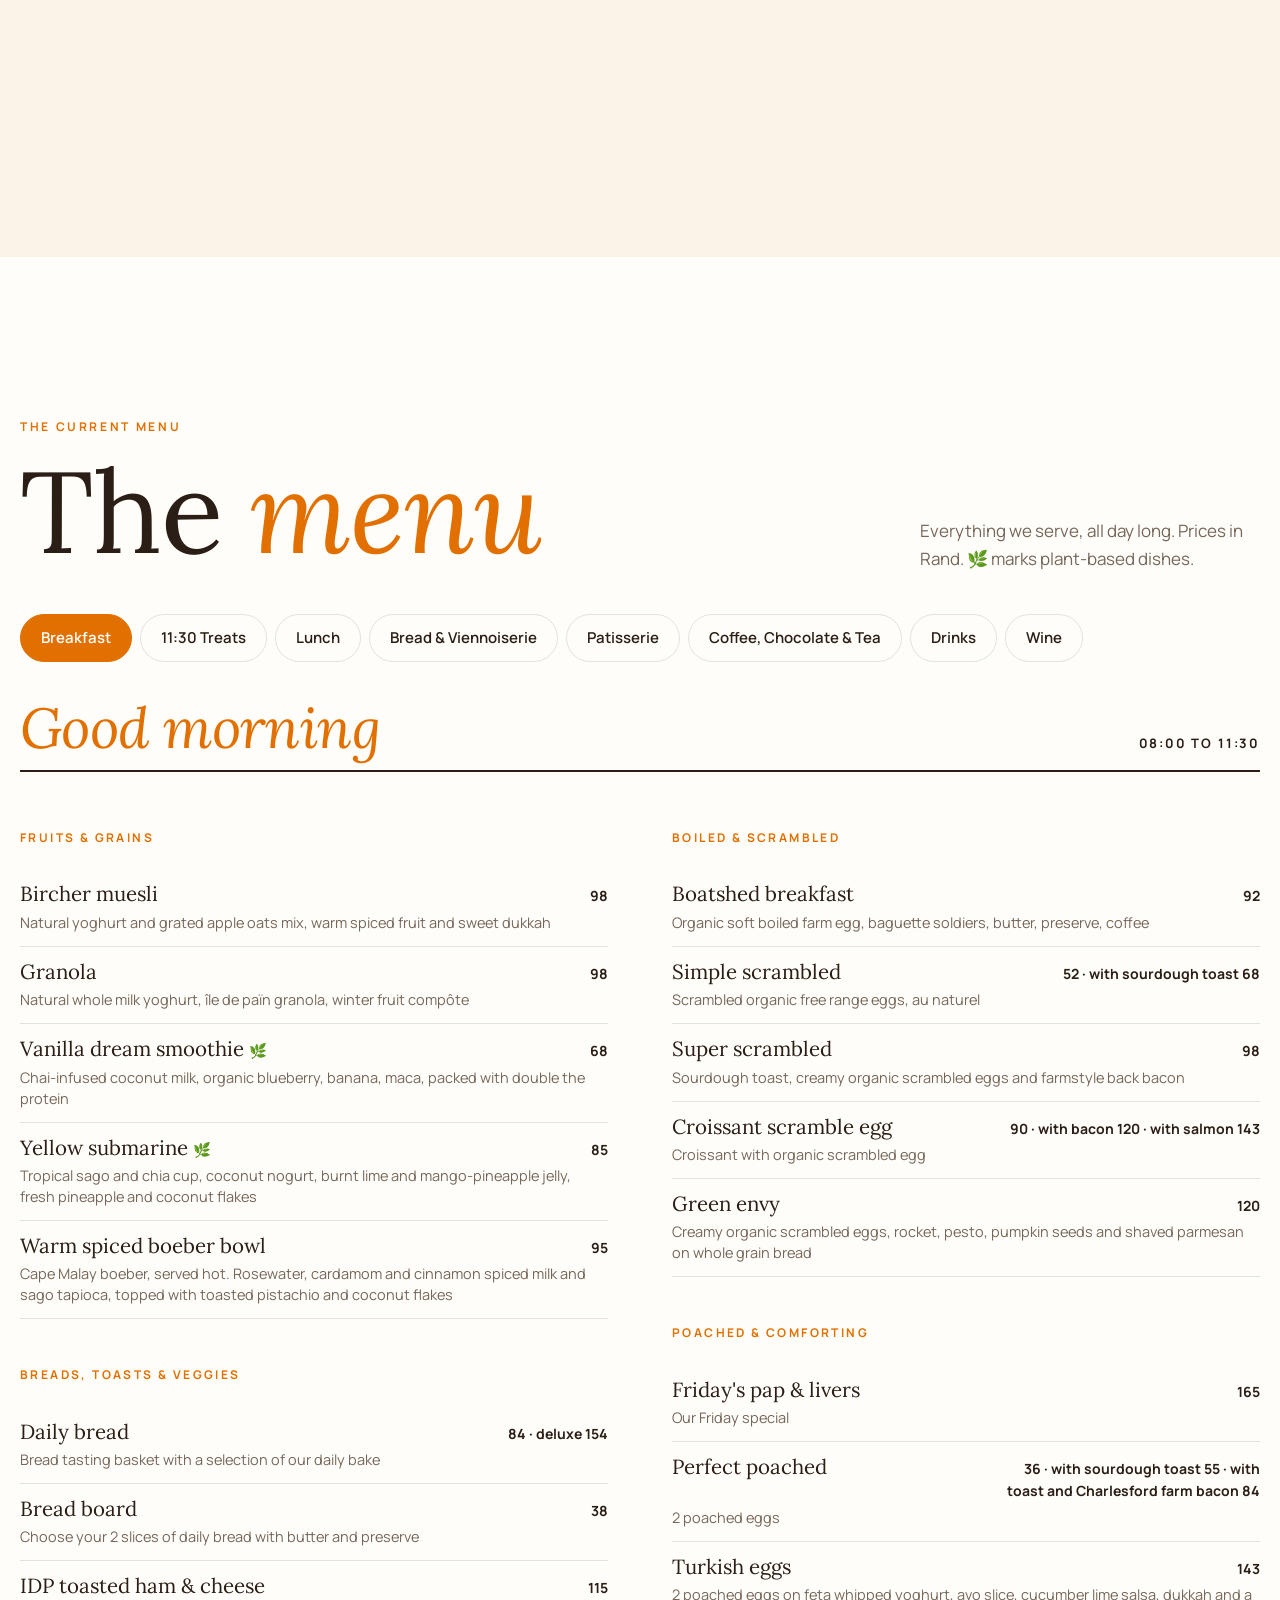
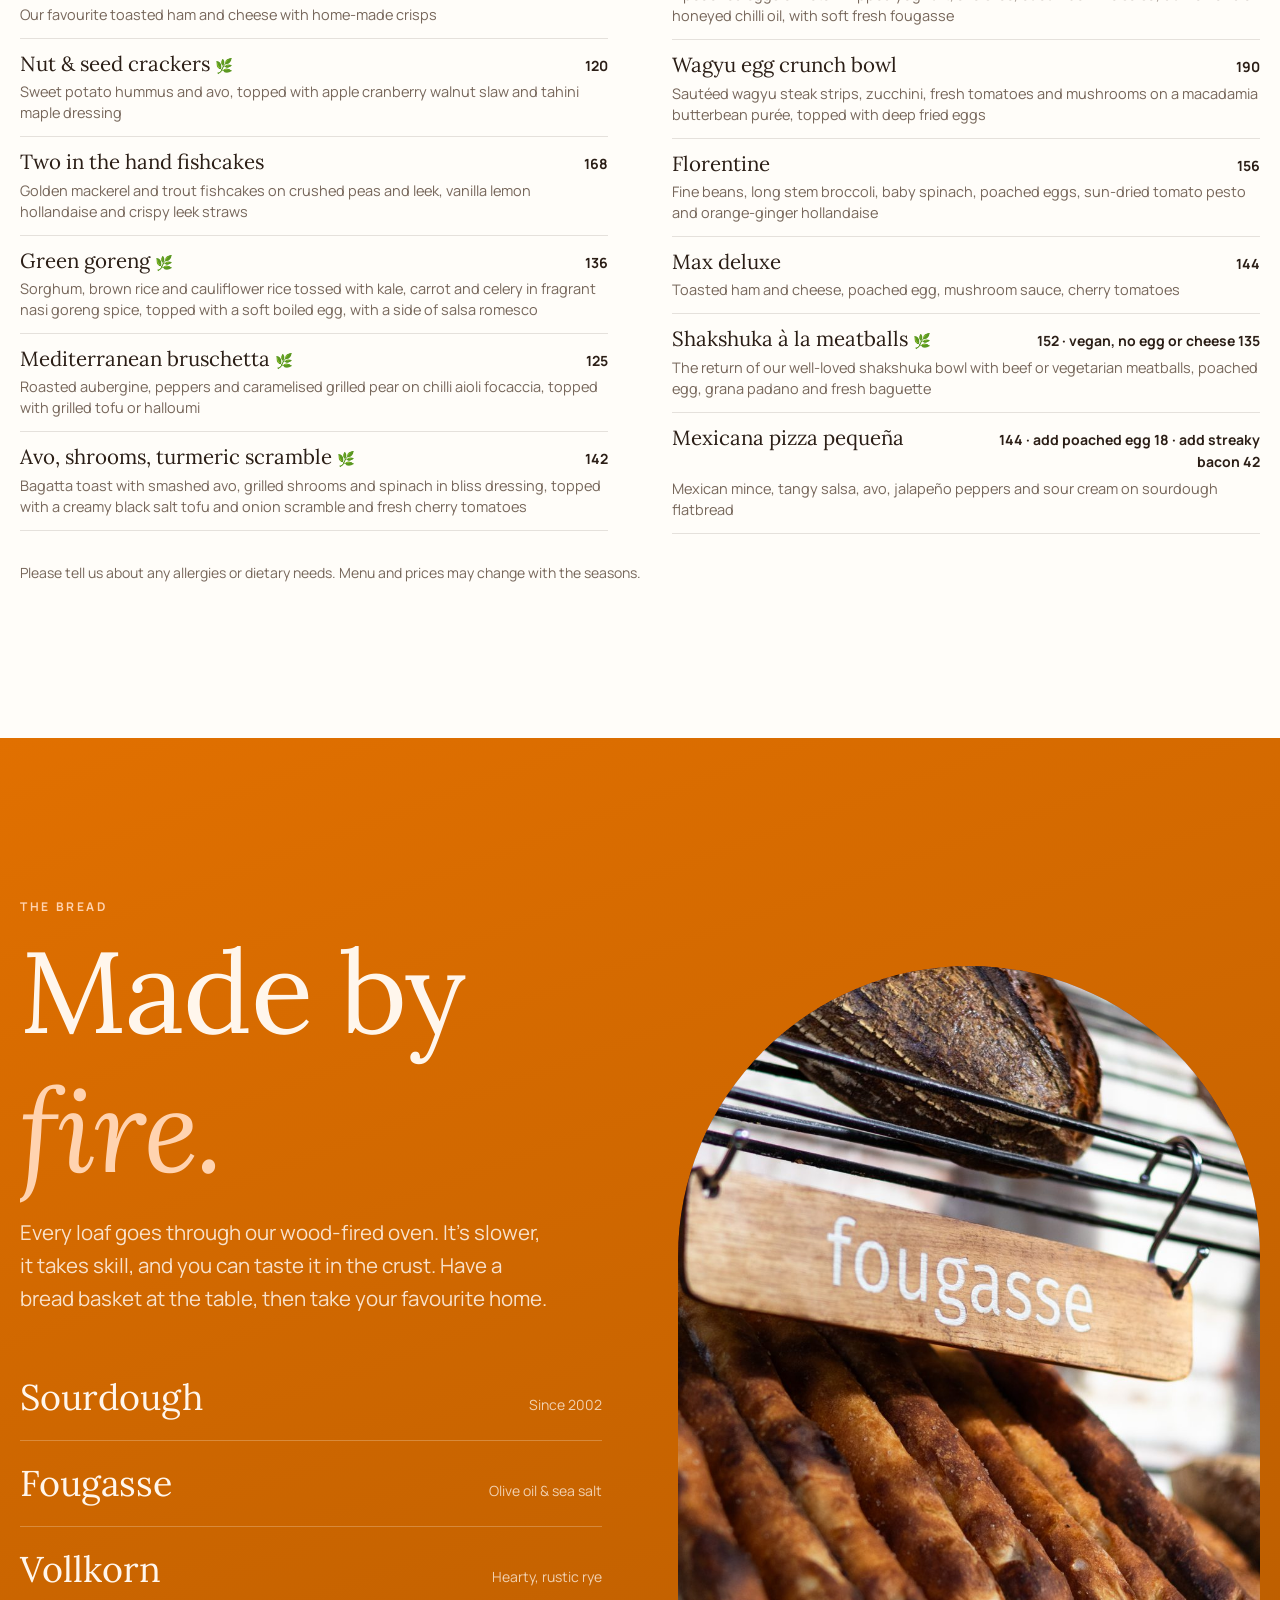
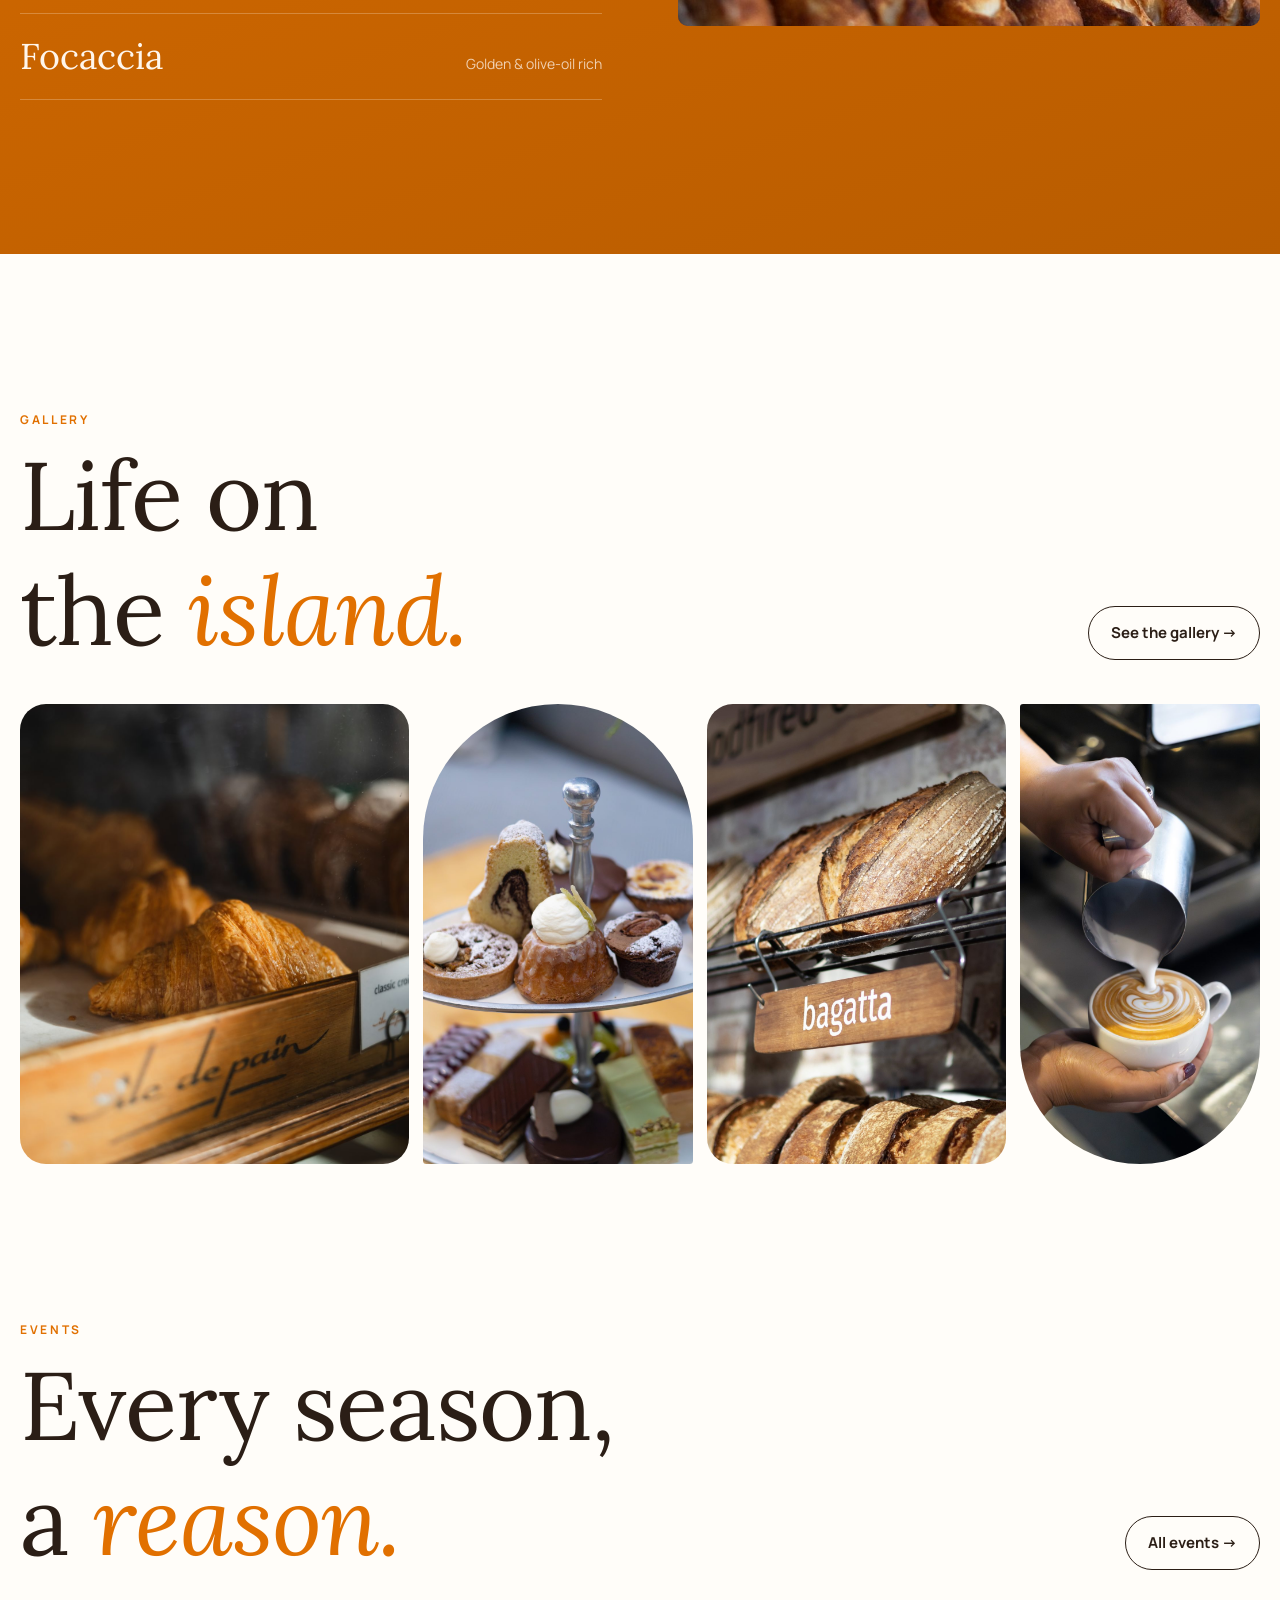
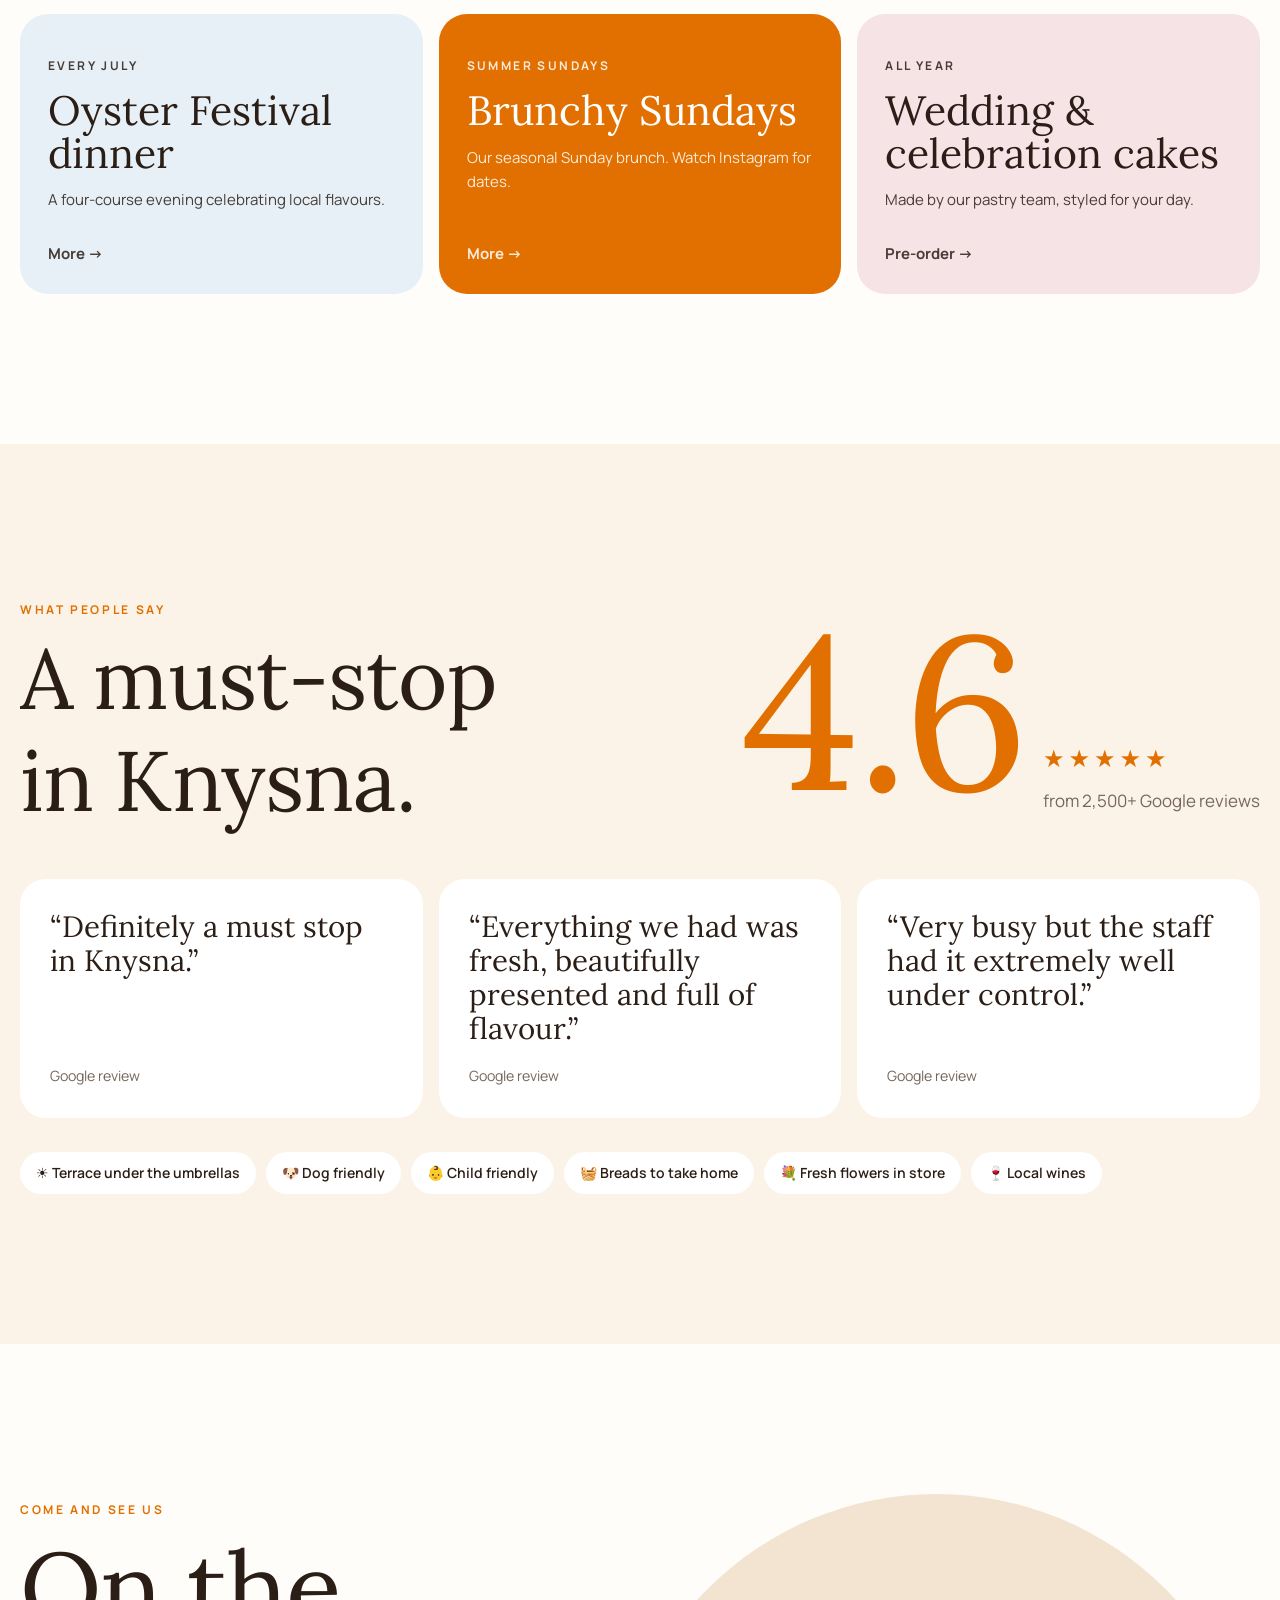
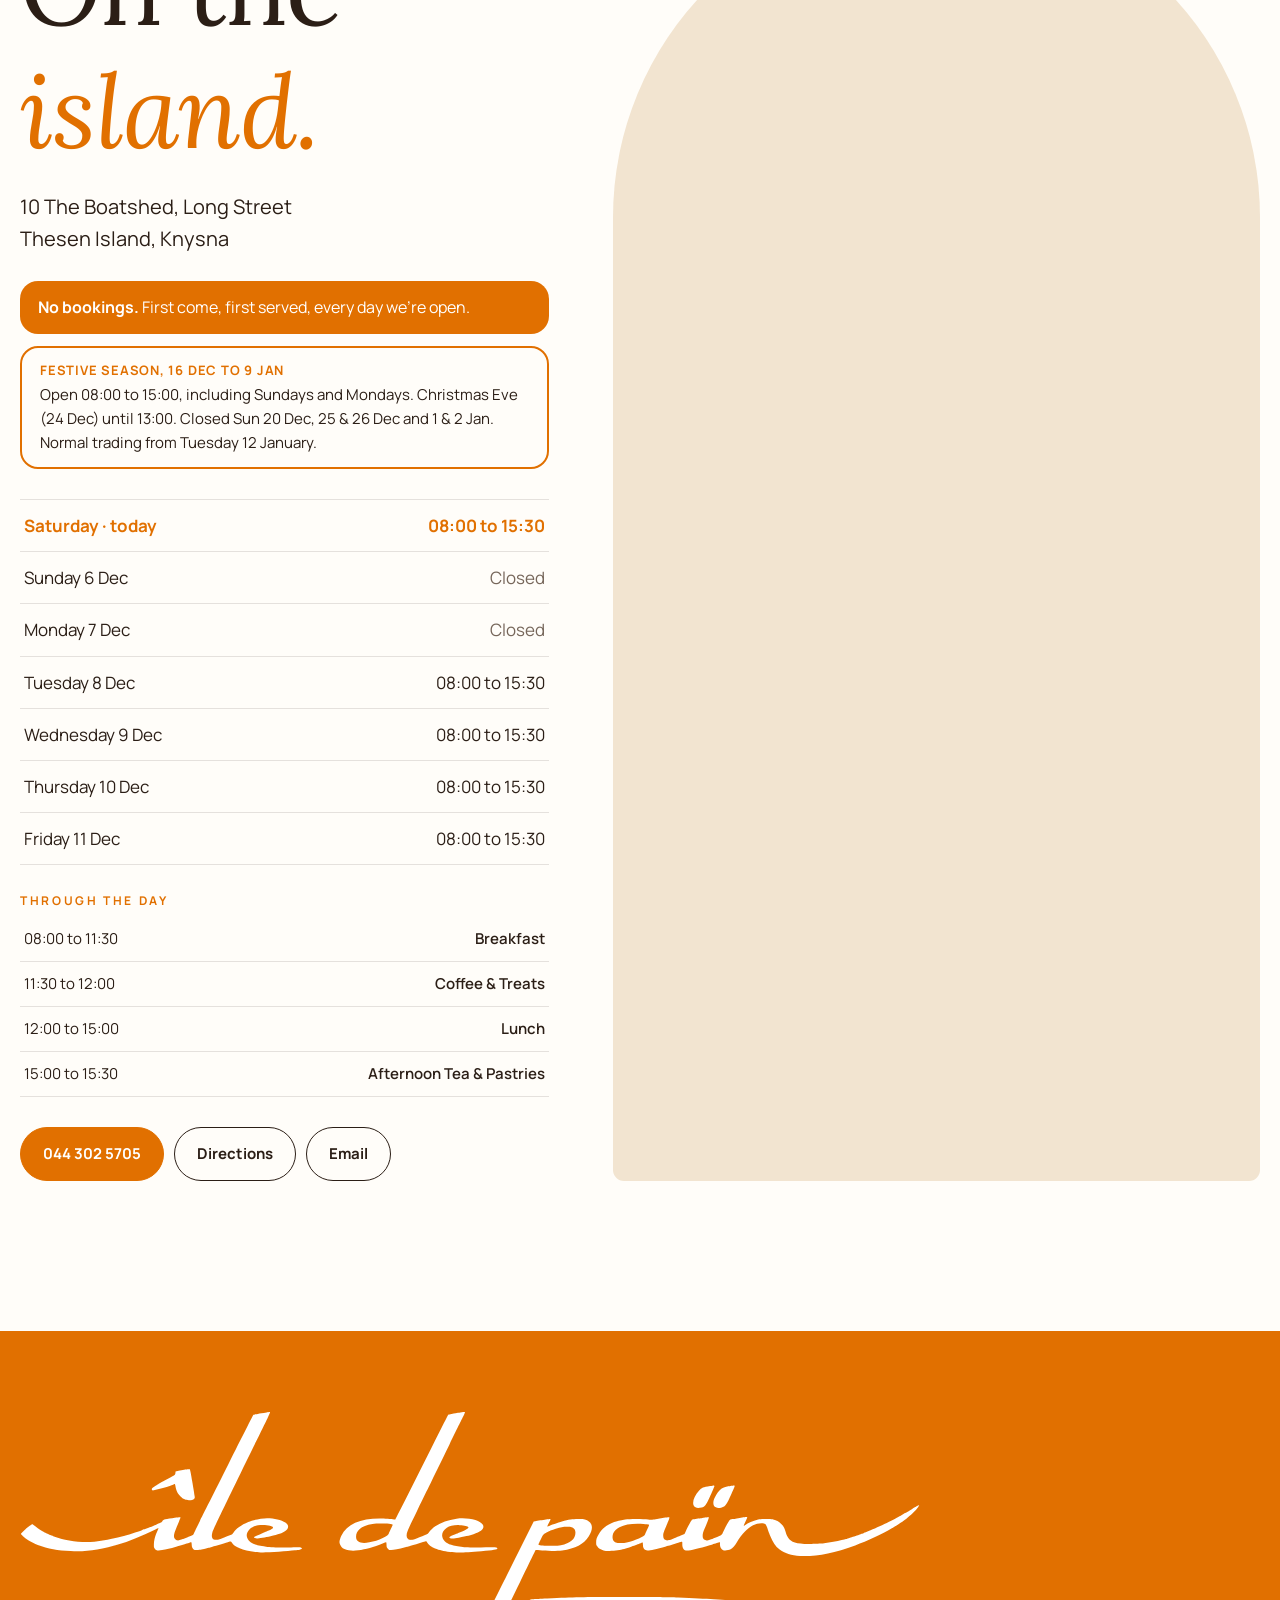
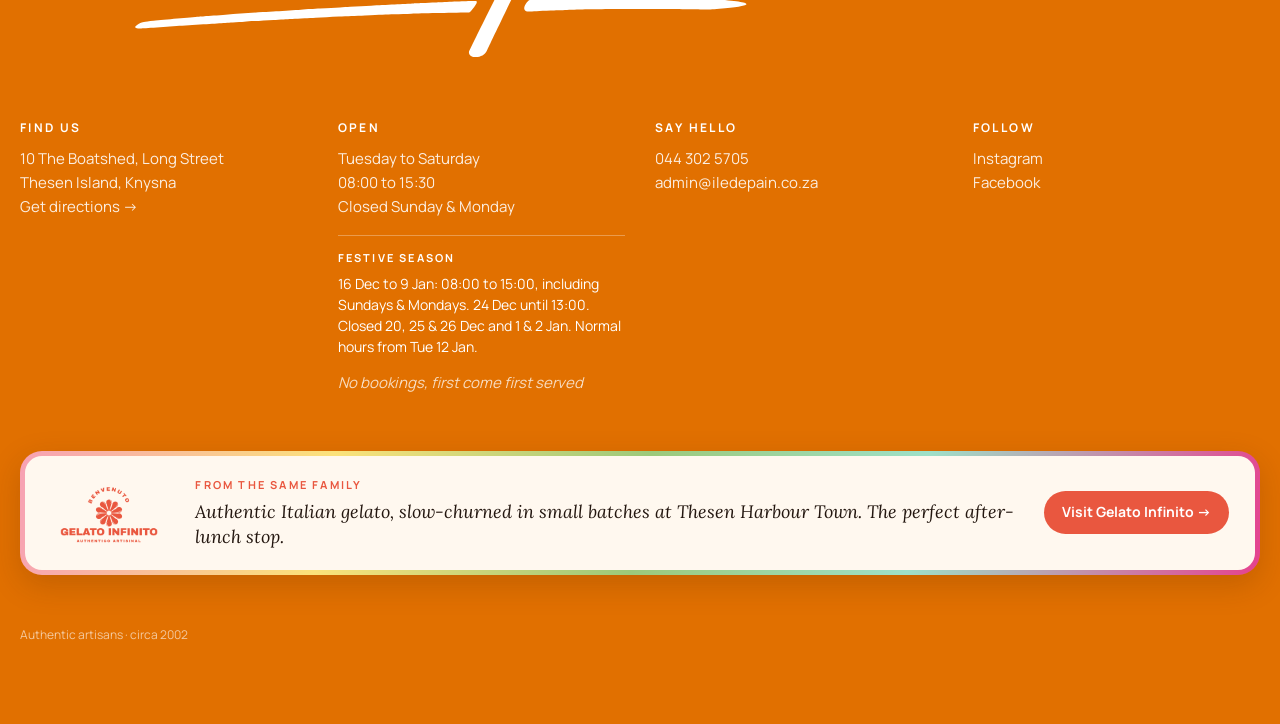
<file: club/app/index.html>
<!doctype html>
<html lang="en">
<head>
<script>/* Island Club hidden for now (Nov 2026). Remove this line to switch it back on. */location.replace("/")</script>
<meta charset="utf-8">
<meta name="viewport" content="width=device-width, initial-scale=1, viewport-fit=cover">
<meta name="robots" content="noindex,nofollow">
<title>The Island Club · île de païn</title>
<meta name="theme-color" content="#E17000">
<link rel="manifest" href="/manifest.webmanifest">
<link rel="apple-touch-icon" href="/assets/icons/apple-touch-icon.png">
<meta name="apple-mobile-web-app-capable" content="yes">
<meta name="apple-mobile-web-app-status-bar-style" content="default">
<meta name="apple-mobile-web-app-title" content="Island Club">
<link rel="icon" href="/assets/icons/icon-192.png">
<link rel="preconnect" href="https://fonts.googleapis.com"><link rel="preconnect" href="https://fonts.gstatic.com" crossorigin>
<link rel="stylesheet" href="https://fonts.googleapis.com/css2?family=Lora:ital,wght@0,400..700;1,400..700&family=Manrope:wght@400;500;600;700;800&display=swap">
<link rel="stylesheet" href="/assets/club.css">
</head>
<body>
<div class="app">
  <div class="top"><a href="/club/"><img src="/assets/img/logo-orange.png" alt="île de païn"></a><div class="who" id="who"></div></div>
  <div class="demo hide" id="demo">Demo mode: sample data until the database is connected. Any email and password will sign you in.</div>

  <!-- signed out -->
  <section id="v-auth" class="hide">
    <div class="panel">
      <span class="eyebrow">The Island Club</span>
      <h1 style="font-size:38px;margin:8px 0 6px">Welcome<span style="color:var(--ember);font-style:italic"> back.</span></h1>
      <p class="muted small" style="margin-bottom:16px">Your membership card, your weekly treats and your history, all in one place.</p>
      <div class="seg" role="group"><button aria-pressed="true" data-m="in">Sign in</button><button aria-pressed="false" data-m="up">Join</button></div>
      <form id="f-auth" novalidate>
        <div id="up-only" class="hide">
          <label>Your name<input name="name" autocomplete="name"></label>
          <label>Mobile number<input name="phone" type="tel" autocomplete="tel"></label>
        </div>
        <label>Email<input name="email" type="email" autocomplete="email" required></label>
        <label>Password<input name="password" type="password" autocomplete="current-password" minlength="8" required></label>
        <button class="btn fill block" type="submit" id="b-auth">Sign in</button>
        <p class="small" style="margin-top:12px;text-align:center"><button type="button" class="link" id="forgot">Forgot your password?</button></p>
        <div class="msg hide" id="m-auth"></div>
      </form>
    </div>
  </section>

  <!-- new password after reset link -->
  <section id="v-newpw" class="hide">
    <div class="panel"><h2 style="font-size:30px">Choose a new password</h2>
      <form id="f-newpw"><label>New password<input name="password" type="password" minlength="8" autocomplete="new-password" required></label>
      <button class="btn fill block">Save password</button><div class="msg hide" id="m-newpw"></div></form></div>
  </section>

  <!-- signed in, no tier yet -->
  <section id="v-pick" class="hide">
    <div class="panel">
      <span class="eyebrow">Choose your tier</span>
      <h2 style="font-size:32px;margin-top:8px">Which island are you?</h2>
      <div class="tierpick" id="tierpick"></div>
      <button class="btn fill block" id="b-pick" disabled>Continue</button>
      <div class="msg hide" id="m-pick"></div>
    </div>
  </section>

  <!-- the card -->
  <section id="v-card" class="hide">
    <div class="card" id="card">
      <div class="row"><div><div class="tier" id="c-tier"></div><div class="nm" id="c-name"></div></div><img class="logo" src="/assets/img/logo-orange.png" alt=""></div>
      <div class="qrbox" id="qr"><div class="veil hide" id="veil"></div></div>
      <div class="timer" id="timer"><i id="tbar"></i></div>
      <div class="foot"><span id="c-status"></span><span>Show this at the counter</span></div>
    </div>
    <div class="panel" id="p-pay" style="margin-top:14px">
      <span class="eyebrow">Payment</span>
      <p style="margin-top:8px" id="pay-text"></p>
    </div>
    <div class="panel" style="margin-top:14px">
      <span class="eyebrow">What's left</span>
      <div class="bal" id="bal"></div>
      <p class="small muted" style="margin-top:8px">Weekly treats reset every Tuesday when we open. Unused treats don't roll over.</p>
    </div>
    <div class="panel hide" id="p-order">
      <span class="eyebrow">Order your loaf</span>
      <p class="small muted" style="margin-top:6px">Order at least 2 days ahead and collect it at the counter on the day. We're open Tuesday to Saturday.</p>
      <form id="f-order" novalidate>
        <label>Bread<select name="variety"></select></label>
        <div style="display:grid;grid-template-columns:1fr 1.4fr;gap:10px"><label>How many<select name="qty"></select></label><label>Collect on<input name="date" type="date" required></label></div>
        <p class="small muted" id="d-hint" style="margin-top:6px"></p>
        <button class="btn fill block" id="b-order">Order</button><div class="msg hide" id="m-order"></div>
      </form>
      <ul class="hist" id="orders" style="margin-top:14px"></ul>
    </div>
    <div class="install hide" id="install"><span style="font-size:26px">📲</span><div><b>Add the club to your home screen</b><span id="inst-txt">Your card opens instantly, even with weak signal.</span></div><button class="btn fill" id="b-inst" style="padding:10px 14px">Add</button></div>
    <div class="panel">
      <span class="eyebrow">Recent visits</span>
      <ul class="hist" id="hist"></ul>
    </div>
    <div class="panel">
      <span class="eyebrow">Your details</span>
      <form id="f-prof"><label>Name<input name="name"></label><label>Mobile<input name="phone" type="tel"></label>
      <label>Birthday <span class="muted" style="font-weight:400">(for your birthday treat; can only be set once)</span><input name="birthday" type="date"></label>
      <button class="btn block">Save details</button><div class="msg hide" id="m-prof"></div></form>
      <p class="small" style="margin-top:16px;display:flex;justify-content:space-between"><button class="link" id="b-change">Change tier</button><button class="link" id="b-out">Sign out</button></p>
    </div>
  </section>

  <p class="small muted" style="text-align:center;margin-top:24px"><a href="/">iledepain website</a> · <a href="/club/">About the club</a></p>
</div>

<script src="/assets/vendor/supabase.js"></script>
<script src="/assets/vendor/qrcode.js"></script>
<script src="/assets/club-config.js"></script>
<script src="/assets/club.js"></script>
<script>
(function(){
const {DEMO, rpc, tiers, auth, ITEMS, PER, rand, esc, fmtDate, fmtTime, perkLines} = CLUB;
const $ = id => document.getElementById(id);
const views = ["v-auth","v-newpw","v-pick","v-card"];
const show = v => views.forEach(x => $(x).classList.toggle("hide", x !== v));
const msg = (id, t, ok) => { const m=$(id); m.textContent=t; m.className="msg "+(ok?"ok":"err"); if(!t) m.classList.add("hide"); };
if(DEMO) $("demo").classList.remove("hide");

let mode = "in", card = null, tick = null, picked = null;
document.querySelectorAll(".seg button").forEach(b => b.onclick = () => {
  mode = b.dataset.m; document.querySelectorAll(".seg button").forEach(x => x.setAttribute("aria-pressed", x===b));
  $("up-only").classList.toggle("hide", mode!=="up"); $("b-auth").textContent = mode==="up" ? "Create my account" : "Sign in";
  $("f-auth").password.autocomplete = mode==="up" ? "new-password" : "current-password"; msg("m-auth","");
});
const qs = new URLSearchParams(location.search);
if(qs.get("join")){ picked = qs.get("join"); document.querySelector('.seg [data-m="up"]').click(); }

$("f-auth").onsubmit = async e => {
  e.preventDefault(); const f = e.target; msg("m-auth","");
  if(!f.email.value || f.password.value.length < 8) return msg("m-auth","Please fill in your email and a password of at least 8 characters.");
  if(mode==="up" && !f.name.value.trim()) return msg("m-auth","Please tell us your name.");
  $("b-auth").disabled = true;
  try{
    if(mode==="up"){ const r = await auth.signUp(f.email.value.trim(), f.password.value, f.name.value.trim(), f.phone.value.trim());
      if(r.needsConfirm){ msg("m-auth","Almost there! We've emailed you a link to confirm your address. Open it, then come back here to sign in.", true); return; } }
    else await auth.signIn(f.email.value.trim(), f.password.value);
    await load();
  }catch(err){ msg("m-auth", err.message); } finally { $("b-auth").disabled = false; }
};
$("forgot").onclick = async () => {
  const em = $("f-auth").email.value.trim(); if(!em) return msg("m-auth","Type your email above first, then tap Forgot your password.");
  try{ await auth.reset(em); msg("m-auth","If there's an account for that email, a reset link is on its way.", true); }catch(err){ msg("m-auth", err.message); }
};
$("f-newpw").onsubmit = async e => { e.preventDefault(); try{ await auth.setPassword(e.target.password.value); msg("m-newpw","Saved. You're signed in.", true); setTimeout(load, 900); }catch(err){ msg("m-newpw", err.message); } };
auth.onChange(ev => { if(ev==="PASSWORD_RECOVERY") show("v-newpw"); });

async function renderPick(){
  const ts = await tiers();
  $("tierpick").innerHTML = ts.map(t => `<button class="tp" data-t="${t.id}" aria-pressed="${picked===t.id}"><div class="h"><h3>${esc(t.name)}</h3><span class="pr">${rand(t.price_cents)}<span class="muted small"> / month</span></span></div><p class="small muted" style="margin-top:4px">${esc(t.tagline||"")}</p><ul>${perkLines(t).map(l=>`<li>${esc(l)}</li>`).join("")}${(t.extras||[]).filter(x=>!/Member card/.test(x)).map(x=>`<li>✨ ${esc(x)}</li>`).join("")}</ul></button>`).join("");
  $("tierpick").querySelectorAll(".tp").forEach(b => b.onclick = () => { picked = b.dataset.t; $("tierpick").querySelectorAll(".tp").forEach(x=>x.setAttribute("aria-pressed", x===b)); $("b-pick").disabled = false; });
  $("b-pick").disabled = !picked;
}
$("b-pick").onclick = async () => { try{ await rpc("choose_tier",{tier:picked}); await load(); }catch(err){ msg("m-pick", err.message); } };
$("b-change").onclick = async () => { picked = card?.tier; show("v-pick"); await renderPick(); };

function drawQR(token){
  const q = qrcode(0, "M"); q.addData(token); q.make();
  const old = $("qr").querySelector("svg"); if(old) old.remove();
  $("qr").insertAdjacentHTML("afterbegin", q.createSvgTag({cellSize:6, margin:0, scalable:true}));
}
function renderCard(c){
  card = c;
  $("card").className = "card " + (c.tier||"") + (c.active ? "" : " off");
  $("c-tier").textContent = c.tier_name || "Island Club";
  $("c-name").textContent = c.name || "";
  $("who").innerHTML = esc(c.name || "");
  const pill = c.active ? '<span class="pill ok"><i></i>Active</span>' : c.status==="pending" ? '<span class="pill warn"><i></i>Awaiting payment</span>' : '<span class="pill bad"><i></i>Not active</span>';
  $("c-status").innerHTML = pill;
  drawQR(c.token);
  const veil = $("veil");
  if(!c.active){ veil.classList.remove("hide"); veil.textContent = c.status==="pending" ? "Your card switches on as soon as your first payment is in." : "Your membership isn't active right now."; }
  else veil.classList.add("hide");
  $("pay-text").innerHTML = c.active ? `Paid up until <b>${fmtDate(c.paid_until)}</b>. ${esc(c.tier_name)}, ${rand(c.price_cents)} a month.`
    : c.status==="pending" ? `You've chosen <b>${esc(c.tier_name)}</b> at ${rand(c.price_cents)} a month. Online card payments are coming soon. For now, pay at the counter and we'll switch your card on straight away.`
    : `Your payment is overdue${c.paid_until?` (paid until ${fmtDate(c.paid_until)})`:""}. Chat to us at the counter to renew.`;
  const b = c.balances || {};
  const keys = Object.keys(ITEMS).filter(k => b[k] && b[k].allow > 0);
  $("bal").innerHTML = keys.length ? keys.map(k => { const x=b[k]; return `<div class="b"><div class="ic">${ITEMS[k].icon}</div><div class="tx"><b>${x.left} ${ITEMS[k].label.toLowerCase()}${x.left===1?"":"s"} left</b><span>${x.allow} ${PER[x.per]} · ${ITEMS[k].note}</span></div><div class="dots">${Array.from({length:x.allow},(_,i)=>`<i class="${i<x.used?"u":""}"></i>`).join("")}</div></div>`; }).join("")
    : '<p class="muted small" style="padding:10px 0">Your treats will show here once your membership is active.</p>';
  renderOrders(c);
  const h = c.history || [];
  $("hist").innerHTML = h.length ? h.map(r => `<li><span>${ITEMS[r.item]?.icon||""} ${r.qty>1?r.qty+" × ":""}${esc(ITEMS[r.item]?.label||r.item)}</span><span class="muted">${fmtTime(r.created_at)}</span></li>`).join("") : '<li class="muted">No visits yet. See you on the island!</li>';
  const f = $("f-prof"); if(!f.dataset.filled){ f.name.value = c.name||""; f.phone.value = c.phone||""; f.birthday.value = c.birthday||""; f.birthday.disabled = !!c.birthday; f.dataset.filled = 1; }
}

// ── loaf pre-orders ──
const DOW=["Sun","Mon","Tue","Wed","Thu","Fri","Sat"], MON=["Jan","Feb","Mar","Apr","May","Jun","Jul","Aug","Sep","Oct","Nov","Dec"];
const addD=(iso,n)=>{const d=new Date(iso+"T12:00:00Z");d.setUTCDate(d.getUTCDate()+n);return d.toISOString().slice(0,10)};
const dayName=iso=>{const d=new Date(iso+"T12:00:00Z");return `${DOW[d.getUTCDay()]} ${d.getUTCDate()} ${MON[d.getUTCMonth()]}`};
const openDay=iso=>{const w=new Date(iso+"T12:00:00Z").getUTCDay();return w>=2&&w<=6};
function firstOpen(iso){let d=iso;for(let i=0;i<7&&!openDay(d);i++)d=addD(d,1);return d}
function renderOrders(c){
  const b=(c.balances||{}).loaf, can=c.active && b && b.allow>0, f=$("f-order");
  $("p-order").classList.toggle("hide", !can); if(!can) return;
  const today=c.today||new Date().toISOString().slice(0,10), min=firstOpen(addD(today,2));
  let max=addD(today,28); if(c.paid_until && c.paid_until<max) max=c.paid_until;
  if(!f.dataset.ready){
    f.variety.innerHTML=(c.varieties||[]).map(v=>`<option>${esc(v)}</option>`).join("");
    f.qty.innerHTML=Array.from({length:b.allow},(_,i)=>`<option value="${i+1}">${i+1}</option>`).join("");
    f.date.value=min; f.dataset.ready=1;
  }
  f.date.min=addD(today,2); f.date.max=max;
  if(f.date.value<f.date.min) f.date.value=min;
  hint();
  const os=c.orders||[];
  $("orders").innerHTML=os.length?os.map(o=>{const cancel=o.status==="placed"&&o.collect_on>=addD(today,2);
    return `<li><span>🥖 ${o.qty} × ${esc(o.variety)}<span class="muted small" style="display:block">${dayName(o.collect_on)} · ${o.status==="collected"?"Collected":o.collect_on===today?"Ready today":"Ordered"}</span></span>${cancel?`<button class="link" data-c="${o.id}">Cancel</button>`:""}</li>`}).join(""):'<li class="muted">No orders yet.</li>';
  $("orders").querySelectorAll("[data-c]").forEach(bt=>bt.onclick=async()=>{bt.disabled=true;const r=await rpc("cancel_order",{order_id:+bt.dataset.c}).catch(e=>({ok:false,reason:e.message}));if(!r.ok)msg("m-order",r.reason);refresh()});
}
function hint(){const f=$("f-order"),v=f.date.value;$("d-hint").textContent=!v?"":openDay(v)?`Collect on ${dayName(v)}, any time we're open.`:"We're closed on Sundays and Mondays. Please pick Tuesday to Saturday.";$("b-order").disabled=!v||!openDay(v)}
$("f-order").date.addEventListener("input",hint);
$("f-order").onsubmit=async e=>{e.preventDefault();const f=e.target;msg("m-order","");$("b-order").disabled=true;
  const r=await rpc("place_order",{variety:f.variety.value,qty:+f.qty.value,collect_on:f.date.value}).catch(err=>({ok:false,reason:err.message}));
  if(r&&r.ok){msg("m-order",`Ordered! ${f.qty.value} × ${f.variety.value}, ready on ${dayName(f.date.value)}.`,true);refresh()}else{msg("m-order",(r&&r.reason)||"Couldn't place that order.");$("b-order").disabled=false}};
// refresh the code exactly when it expires
async function refresh(){
  clearTimeout(tick);
  try{ const c = await rpc("my_card"); renderCard(c);
    const left = Math.max(1, c.expires_in||30), bar = $("tbar");
    bar.style.transition = "none"; bar.style.transform = `scaleX(${left/30})`; void bar.offsetWidth;
    bar.style.transition = `transform ${left}s linear`; bar.style.transform = "scaleX(0)";
    tick = setTimeout(refresh, left*1000 + 300);
  }catch(err){ tick = setTimeout(refresh, 8000); }
}
document.addEventListener("visibilitychange", () => { if(!document.hidden && card) refresh(); });

$("f-prof").onsubmit = async e => { e.preventDefault(); const f=e.target;
  try{ if(!DEMO) await rpc("update_my_profile",{full_name:f.name.value.trim(), phone:f.phone.value.trim(), birthday:f.birthday.value||null}); msg("m-prof","Saved.", true); f.dataset.filled=""; refresh(); }catch(err){ msg("m-prof", err.message); } };
$("b-out").onclick = async () => { await auth.signOut(); card=null; clearTimeout(tick); $("who").textContent=""; show("v-auth"); };

// install prompt
let deferred = null;
addEventListener("beforeinstallprompt", e => { e.preventDefault(); deferred = e; $("install").classList.remove("hide"); });
$("b-inst").onclick = async () => { if(deferred){ deferred.prompt(); deferred = null; $("install").classList.add("hide"); } };
const isIOS = /iphone|ipad|ipod/i.test(navigator.userAgent), standalone = matchMedia("(display-mode: standalone)").matches || navigator.standalone;
if(isIOS && !standalone){ $("install").classList.remove("hide"); $("inst-txt").textContent = "Tap the Share button, then “Add to Home Screen”."; $("b-inst").classList.add("hide"); }

async function load(){
  const u = await auth.user();
  if(!u){ show("v-auth"); return; }
  const c = await rpc("my_card").catch(()=>null);
  if(!c || c.status==="none" || !c.tier){ show("v-pick"); await renderPick(); if(c) $("who").textContent = c.name||""; return; }
  show("v-card"); refresh();
}
load();
})();
</script>
</body>
</html>
</file>
<file: assets/site.css>
/* île de païn · shared styles */
:root{
  --flour:#FFFDF9; --cream:#FBF3E8; --oat:#F2E4D0; --crust:#E17000; --brick:#C26000;
  --ink:#2B1E16; --ink-2:#76665A; --ember:#E17000; --ember-d:#C26000; --leaf:#5C7A3E;
  --line:rgba(43,30,22,.12);
  --sky-a:#DCEBF5; --sky-b:#FFFDF9; --sun:#FFD7A8;
  --f-d:"Lora",Georgia,"Times New Roman",serif; --f-b:"Manrope",system-ui,-apple-system,"Segoe UI",sans-serif;
  --gut:max(20px, env(safe-area-inset-left, 0px)); --max:1280px;
  color-scheme:light;
}
*{box-sizing:border-box}
html{scroll-behavior:smooth}
body{margin:0;background:var(--flour);color:var(--ink);font-family:var(--f-b);font-size:17px;line-height:1.6;overflow-x:hidden;-webkit-font-smoothing:antialiased}
img{max-width:100%;display:block}
a{color:inherit}
button{font:inherit;color:inherit}
h1,h2,h3{font-family:var(--f-d);font-weight:400;margin:0;line-height:1.04;letter-spacing:-.01em}
p{margin:0}
.wrap{max-width:var(--max);margin:0 auto;padding:0 var(--gut)}
.eyebrow{font-size:12px;font-weight:700;letter-spacing:.22em;text-transform:uppercase;color:var(--crust)}
.it{font-style:italic;color:var(--ember)}
:focus-visible{outline:2px solid var(--ember);outline-offset:3px;border-radius:6px}

.btn{display:inline-flex;align-items:center;gap:10px;border-radius:999px;padding:14px 22px;font-weight:700;font-size:15px;text-decoration:none;border:1.5px solid currentColor;transition:transform .3s cubic-bezier(.2,.8,.2,1),background .25s,color .25s,border-color .25s;cursor:pointer;background:transparent;white-space:nowrap}
.btn:hover{transform:translateY(-2px)}
.btn.fill{background:var(--ember);border-color:var(--ember);color:#fff}
.btn.fill:hover{background:var(--ember-d);border-color:var(--ember-d)}
.btn svg{width:18px;height:18px;flex:none}

/* sky that follows the time of day in Knysna */
.sky{background:linear-gradient(180deg,var(--sky-a) 0%,var(--sky-b) 62%);transition:background 1.2s ease}
.sun{position:absolute;width:min(60vw,640px);aspect-ratio:1;border-radius:50%;background:radial-gradient(circle,var(--sun) 0%,rgba(255,215,168,0) 68%);pointer-events:none;filter:blur(4px)}

/* nav */
.nav{position:fixed;inset:0 0 auto 0;z-index:70;transition:background .35s ease,box-shadow .35s,transform .4s cubic-bezier(.2,.8,.2,1)}
.nav .wrap{display:flex;align-items:center;justify-content:space-between;height:74px;gap:16px}
.nav.solid{background:color-mix(in srgb,var(--flour) 88%,transparent);backdrop-filter:blur(14px);box-shadow:0 1px 0 var(--line)}
.nav.hide{transform:translateY(-100%)}
.logo{font-family:var(--f-d);font-style:italic;font-size:27px;text-decoration:none;color:var(--ember);letter-spacing:-.01em}
.nav ul{display:flex;gap:6px;list-style:none;margin:0;padding:6px;font-weight:600;font-size:15px;background:color-mix(in srgb,#fff 70%,transparent);border:1px solid var(--line);border-radius:999px;backdrop-filter:blur(10px)}
.nav ul a{display:block;text-decoration:none;padding:8px 16px;border-radius:999px;transition:background .2s,color .2s}
.nav ul a:hover{background:var(--cream)}
.nav ul a[aria-current="page"]{background:var(--ink);color:#fff}
.nav .btn{padding:11px 20px}
.menu-btn{display:none;width:46px;height:46px;border-radius:50%;border:1.5px solid var(--line);background:#fff;cursor:pointer;place-items:center}
.menu-btn span{display:block;width:18px;height:2px;background:var(--ink);box-shadow:0 6px 0 var(--ink),0 -6px 0 var(--ink)}
@media (max-width:900px){ .nav ul,.nav .btn.desk{display:none} .menu-btn{display:grid} }
.drawer{position:fixed;inset:0;z-index:90;background:var(--ember);color:#fff;display:flex;flex-direction:column;padding:24px var(--gut) 40px;transform:translateY(-100%);overflow-y:auto;visibility:hidden;transition:transform .55s cubic-bezier(.7,0,.2,1),visibility 0s linear .55s}
.drawer.open{transform:none;visibility:visible;transition:transform .55s cubic-bezier(.7,0,.2,1)}
.drawer .top{display:flex;justify-content:space-between;align-items:center}
.drawer .top b{font-family:var(--f-d);font-style:italic;font-weight:400;font-size:27px}
.drawer .x{width:46px;height:46px;border-radius:50%;border:1.5px solid rgba(255,255,255,.5);background:transparent;color:#fff;font-size:22px;cursor:pointer}
.drawer nav{margin-top:auto;display:grid;gap:6px}
.drawer nav a{font-family:var(--f-d);font-size:clamp(54px,15vw,84px);line-height:1.02;text-decoration:none;letter-spacing:-.015em}
.drawer nav a span{font-family:var(--f-b);font-size:14px;letter-spacing:.2em;vertical-align:super;opacity:.7;margin-right:10px}
.drawer .foot{margin-top:40px;display:flex;gap:18px;flex-wrap:wrap;font-weight:600;opacity:.9}

/* page header for sub pages */
.phead{position:relative;overflow:hidden;padding:clamp(150px,20vw,230px) 0 clamp(50px,7vw,90px)}
.phead h1{font-size:clamp(80px,15vw,220px);font-weight:400;letter-spacing:-.02em;line-height:.94}
.phead p{font-size:clamp(19px,1.8vw,23px);color:var(--ink-2);max-width:48ch;margin-top:26px}

/* footer */
footer{background:var(--ember);color:rgba(255,255,255,.88);padding:80px 0 calc(110px + env(safe-area-inset-bottom,0px));position:relative;overflow:hidden}
footer .big{font-family:var(--f-d);font-weight:400;font-style:italic;color:#fff;font-size:clamp(76px,17vw,250px);line-height:1.04;letter-spacing:-.02em;white-space:nowrap}
footer .cols{display:grid;grid-template-columns:repeat(4,1fr);gap:30px;margin-top:60px;font-size:15px}
@media (max-width:820px){footer .cols{grid-template-columns:1fr 1fr}}
footer .cols b{display:block;font-size:12px;letter-spacing:.2em;text-transform:uppercase;margin-bottom:10px;color:#fff}
footer a{text-decoration:none}
footer a:hover{text-decoration:underline}
footer .credit{margin-top:50px;font-size:12px;opacity:.7}
@media (min-width:821px){footer{padding-bottom:80px}}

/* mobile action bar */
.bar{position:fixed;left:12px;right:12px;bottom:calc(12px + env(safe-area-inset-bottom,0px));z-index:60;display:none;gap:6px;background:var(--ink);border-radius:999px;padding:6px;box-shadow:0 16px 40px -12px rgba(0,0,0,.45);transform:translateY(150%);transition:transform .45s cubic-bezier(.2,.8,.2,1)}
.bar.show{transform:none}
.bar a{flex:1;display:flex;align-items:center;justify-content:center;gap:8px;color:#fff;text-decoration:none;font-weight:700;font-size:15px;padding:12px;border-radius:999px}
.bar a.fill{background:var(--ember)}
.bar svg{width:18px;height:18px}
@media (max-width:820px){.bar{display:flex}}

/* status pill */
.status{display:inline-flex;align-items:center;gap:10px;background:#fff;border:1px solid var(--line);box-shadow:0 8px 24px -14px rgba(43,30,22,.4);border-radius:999px;padding:8px 16px 8px 12px;font-size:14px;font-weight:600}
.status i{width:9px;height:9px;border-radius:50%;background:#2FB45A;box-shadow:0 0 0 0 rgba(47,180,90,.7);animation:pulse 2s infinite}
.status.closed i{background:#E8A16B;animation:none}
@keyframes pulse{70%{box-shadow:0 0 0 10px rgba(47,180,90,0)}100%{box-shadow:0 0 0 0 rgba(47,180,90,0)}}

/* reveal */
.rv{opacity:0;transform:translateY(46px);transition:opacity 1.1s ease,transform 1.1s cubic-bezier(.2,.8,.2,1)}
.rv.in{opacity:1;transform:none}
.split .ln{display:block;overflow:hidden;padding:.16em 0 .22em;margin:-.16em 0 -.22em}
.split .ln > span{display:block;transform:translateY(105%);transition:transform 1.1s cubic-bezier(.2,.8,.2,1)}
.split.in .ln > span{transform:none}
.split.in .ln:nth-child(2) > span{transition-delay:.08s}
.split.in .ln:nth-child(3) > span{transition-delay:.16s}
.split.in .ln:nth-child(4) > span{transition-delay:.24s}

/* lightbox */
.lb{position:fixed;inset:0;z-index:100;background:rgba(24,16,10,.94);display:none;align-items:center;justify-content:center;padding:60px var(--gut)}
.lb.open{display:flex;animation:fade .25s}
.lb img{max-height:82vh;max-width:min(1100px,100%);border-radius:18px;box-shadow:0 40px 100px -30px rgba(0,0,0,.8)}
.lb .cap{position:absolute;left:0;right:0;bottom:22px;text-align:center;color:rgba(255,255,255,.8);font-size:15px}
.lb button{position:absolute;width:52px;height:52px;border-radius:50%;border:1.5px solid rgba(255,255,255,.35);background:rgba(255,255,255,.06);color:#fff;font-size:22px;cursor:pointer}
.lb .x{top:18px;right:18px}.lb .p{left:18px;top:50%}.lb .n{right:18px;top:50%}
@keyframes fade{from{opacity:0}}

@media (prefers-reduced-motion:reduce){*,*:before,*:after{animation:none!important;transition:none!important;scroll-behavior:auto!important}.rv{opacity:1;transform:none}.split .ln > span{transform:none}}

/* page curtain: orange wipe between pages */
.curtain{position:fixed;inset:0;z-index:200;background:var(--ember);pointer-events:none;transform:translateY(0);transition:transform .7s cubic-bezier(.76,0,.24,1);display:grid;place-items:center}
.curtain b{font-family:var(--f-d);font-style:italic;font-weight:400;color:#fff;font-size:clamp(48px,8vw,110px);letter-spacing:-.02em;opacity:1;transition:opacity .3s}
.curtain.up{transform:translateY(-101%)}
.curtain.up b{opacity:0}
.curtain.cover{transform:translateY(0);transition-duration:.55s}
.curtain.below{transform:translateY(101%);transition:none}
/* custom cursor (mouse only) */
.cur{position:fixed;left:0;top:0;z-index:150;pointer-events:none;width:14px;height:14px;margin:-7px 0 0 -7px;border-radius:50%;background:var(--ember);transition:width .3s cubic-bezier(.2,.8,.2,1),height .3s cubic-bezier(.2,.8,.2,1),margin .3s cubic-bezier(.2,.8,.2,1),background .3s,opacity .3s;mix-blend-mode:multiply;display:grid;place-items:center;color:#fff;font-size:11px;font-weight:700;letter-spacing:.12em;text-transform:uppercase}
.cur.big{width:84px;height:84px;margin:-42px 0 0 -42px;background:rgba(225,112,0,.9);mix-blend-mode:normal}
.cur.link{width:44px;height:44px;margin:-22px 0 0 -22px;background:rgba(225,112,0,.18)}
.cur.hide{opacity:0}
@media (hover:none),(pointer:coarse){.cur{display:none}}
@media (prefers-reduced-motion:reduce){.curtain{display:none}}
.logo img{display:block;height:34px;width:auto}@media (max-width:600px){.logo img{height:28px}}

.drawer .dlogo{height:40px;width:auto;display:block}
footer .big .flogo{display:block;width:min(100%,900px);height:auto}
.curtain .clogo{width:min(60vw,420px);height:auto}

.festbar{position:relative;z-index:60;background:var(--ember);color:#fff;font-size:14px;line-height:1.35;text-align:center;padding:9px 16px;display:flex;flex-wrap:wrap;justify-content:center;gap:4px 16px}
.festbar b{font-weight:700;letter-spacing:.06em;text-transform:uppercase;font-size:12.5px;align-self:center}
[data-hours] .fest span:last-child{color:var(--ember);font-weight:600}
.ffest{display:block;margin-top:16px;padding-top:14px;border-top:1px solid rgba(255,255,255,.3);font-size:14px;line-height:1.5;color:#fff}
footer .cols .ffest b{font-size:11px;margin-bottom:6px}
.fnb{display:block;margin-top:14px;font-style:italic;opacity:.85}
@media (max-width:820px){footer .cols{gap:34px 24px;margin-top:44px}footer .cols .fopen{grid-column:1/-1;order:-1}footer .cols>div{line-height:1.6}}
@media (max-width:600px){.festbar{font-size:13px;padding:8px 12px}.festbar span:last-child{opacity:.9}}

/* sister brand: Gelato Infinito */
footer .sister{display:grid;grid-template-columns:auto 1fr auto;align-items:center;gap:6px 28px;margin-top:56px;padding:20px 26px;border-radius:22px;text-decoration:none;position:relative;
 border:5px solid transparent;background:linear-gradient(#FFF8EF,#FFF8EF) padding-box,linear-gradient(100deg,#F7A1B4,#FBE27A 25%,#9CC97A 50%,#9EE0C8 72%,#E5428F) border-box;
 color:#23160F;box-shadow:0 10px 30px rgba(90,40,0,.22);transition:transform .25s,box-shadow .25s}
footer .sister:hover{text-decoration:none;transform:translateY(-3px) rotate(-.3deg);box-shadow:0 18px 40px rgba(90,40,0,.3)}
footer .sister img{height:64px;width:auto;grid-row:1 / span 2}
footer .sister .sis-k{grid-column:2;font-size:11px;font-weight:700;letter-spacing:.2em;text-transform:uppercase;color:#E9573F}
footer .sister .sis-t{grid-column:2;font-family:var(--f-d);font-style:italic;font-size:18px;line-height:1.4;color:#23160F}
footer .sister .sis-go{grid-column:3;grid-row:1 / span 2;font-weight:700;white-space:nowrap;background:#E9573F;color:#fff;padding:10px 18px;border-radius:99px;font-size:14px}
footer .sister .sis-go i{font-style:normal;display:inline-block;transition:transform .2s}
footer .sister:hover .sis-go i{transform:translateX(4px)}
@media (max-width:820px){footer .sister{grid-template-columns:1fr;padding:22px 20px 24px}footer .sister img,footer .sister .sis-k,footer .sister .sis-t,footer .sister .sis-go{grid-column:1;grid-row:auto}footer .sister img{height:56px}footer .sister .sis-go{justify-self:start;margin-top:8px}}
</file>
<file: assets/club.css>
/* The Island Club · app styles (member app, staff, admin) */
:root{--flour:#FFFDF9;--cream:#FBF3E8;--oat:#F2E4D0;--crust:#E17000;--ink:#2B1E16;--ink-2:#76665A;--ember:#E17000;--ember-d:#C26000;
  --ok:#2F7D4F;--ok-bg:#E5F4EA;--bad:#B3261E;--bad-bg:#FBE4E2;--line:rgba(43,30,22,.12);
  --f-d:"Lora",Georgia,serif;--f-b:"Manrope",system-ui,-apple-system,"Segoe UI",sans-serif;color-scheme:light}
*{box-sizing:border-box}
html,body{margin:0}
body{background:var(--cream);color:var(--ink);font-family:var(--f-b);font-size:16px;line-height:1.5;-webkit-font-smoothing:antialiased;min-height:100vh;min-height:100dvh}
button,input,select{font:inherit;color:inherit}
h1,h2,h3{font-family:var(--f-d);font-weight:400;margin:0;line-height:1;letter-spacing:-.02em}
p{margin:0}
a{color:inherit}
.app{max-width:480px;margin:0 auto;padding:max(18px,env(safe-area-inset-top)) 18px calc(30px + env(safe-area-inset-bottom))}
.top{display:flex;align-items:center;justify-content:space-between;gap:12px;margin-bottom:22px}
.top img{height:28px;width:auto}
.top .who{font-size:13px;color:var(--ink-2);text-align:right}
.demo{background:#FFF1C7;border:1px dashed #C99A1D;color:#6B5208;border-radius:12px;padding:8px 12px;font-size:13px;margin-bottom:16px}
.panel{background:#fff;border-radius:24px;padding:22px;box-shadow:0 20px 50px -35px rgba(43,30,22,.45)}
.panel+.panel{margin-top:14px}
.eyebrow{font-size:11px;font-weight:700;letter-spacing:.2em;text-transform:uppercase;color:var(--crust)}
.muted{color:var(--ink-2)}
.small{font-size:13px}
label{display:grid;gap:6px;font-size:13px;font-weight:700;margin-top:14px}
input,select{border:1.5px solid var(--line);border-radius:14px;padding:13px 14px;background:var(--flour);font-size:16px;width:100%}
input:focus,select:focus{outline:none;border-color:var(--ember)}
.btn{display:inline-flex;align-items:center;justify-content:center;gap:8px;border-radius:999px;padding:14px 22px;font-weight:700;font-size:15px;border:1.5px solid var(--ink);background:transparent;cursor:pointer;text-decoration:none;transition:transform .2s,background .2s}
.btn:active{transform:scale(.97)}
.btn.fill{background:var(--ember);border-color:var(--ember);color:#fff}
.btn.dark{background:var(--ink);border-color:var(--ink);color:#fff}
.btn.block{width:100%;margin-top:18px}
.btn[disabled]{opacity:.5;pointer-events:none}
.link{background:none;border:0;padding:0;color:var(--crust);font-weight:700;cursor:pointer;text-decoration:underline;text-underline-offset:3px}
.seg{display:grid;grid-template-columns:1fr 1fr;background:var(--oat);border-radius:999px;padding:4px;margin-bottom:6px}
.seg button{border:0;background:transparent;border-radius:999px;padding:10px;font-weight:700;cursor:pointer}
.seg button[aria-pressed="true"]{background:#fff;box-shadow:0 2px 8px rgba(43,30,22,.12)}
.msg{margin-top:14px;padding:12px 14px;border-radius:14px;font-size:14px}
.msg.err{background:var(--bad-bg);color:var(--bad)}
.msg.ok{background:var(--ok-bg);color:var(--ok)}
.hide{display:none!important}
.pill{display:inline-flex;align-items:center;gap:6px;font-size:12px;font-weight:700;padding:5px 10px;border-radius:999px;background:var(--oat)}
.pill.ok{background:var(--ok-bg);color:var(--ok)}
.pill.bad{background:var(--bad-bg);color:var(--bad)}
.pill.warn{background:#FFF1C7;color:#6B5208}
.pill i{width:7px;height:7px;border-radius:50%;background:currentColor}

/* member card */
.card{position:relative;border-radius:28px;padding:22px;color:#fff;overflow:hidden;background:linear-gradient(150deg,#E17000,#B85C00);box-shadow:0 30px 60px -30px rgba(184,92,0,.7)}
.card.harbour{background:linear-gradient(150deg,#2F5B7A,#1B3A52)}
.card.royale{background:linear-gradient(150deg,#2B1E16,#5A3A22);box-shadow:0 30px 60px -30px rgba(43,30,22,.8)}
.card.royale .tier{color:#F2C98A}
.card.off{filter:grayscale(.85);opacity:.85}
.card .row{display:flex;justify-content:space-between;align-items:flex-start;gap:10px}
.card .tier{font-family:var(--f-d);font-style:italic;font-size:30px;line-height:1}
.card .nm{font-size:14px;opacity:.85;margin-top:6px}
.card .logo{height:22px;filter:brightness(0) invert(1);opacity:.9}
.qrbox{background:#fff;border-radius:20px;margin:20px auto 0;padding:14px;width:min(100%,260px);aspect-ratio:1;display:grid;place-items:center;position:relative}
.qrbox svg,.qrbox img{width:100%;height:100%}
.qrbox .veil{position:absolute;inset:0;border-radius:20px;background:rgba(255,255,255,.94);color:var(--ink);display:grid;place-items:center;text-align:center;padding:20px;font-weight:700;font-size:15px}
.timer{height:4px;border-radius:4px;background:rgba(255,255,255,.25);margin:14px auto 0;width:min(100%,260px);overflow:hidden}
.timer i{display:block;height:100%;background:#fff;width:100%;transform-origin:left;transition:transform 1s linear}
.card .foot{display:flex;justify-content:space-between;font-size:12px;opacity:.85;margin-top:14px}
.bal{display:grid;gap:10px;margin-top:6px}
.bal .b{display:flex;align-items:center;gap:12px;padding:12px 0;border-bottom:1px solid var(--line)}
.bal .b:last-child{border-bottom:0}
.bal .ic{font-size:24px;width:40px;height:40px;border-radius:12px;background:var(--cream);display:grid;place-items:center;flex:none}
.bal .tx{flex:1}
.bal .tx b{display:block;font-size:15px}
.bal .tx span{font-size:12px;color:var(--ink-2)}
.dots{display:flex;gap:4px}
.dots i{width:10px;height:10px;border-radius:50%;background:var(--ember)}
.dots i.u{background:var(--oat)}
.hist{list-style:none;margin:8px 0 0;padding:0}
.hist li{display:flex;justify-content:space-between;gap:10px;padding:10px 0;border-bottom:1px solid var(--line);font-size:14px}
.hist li:last-child{border-bottom:0}
.tierpick{display:grid;gap:12px;margin-top:14px}
.tp{border:2px solid var(--line);border-radius:20px;padding:16px;cursor:pointer;background:#fff;text-align:left;display:block;width:100%}
.tp[aria-pressed="true"]{border-color:var(--ember);box-shadow:0 0 0 4px rgba(225,112,0,.12)}
.tp .h{display:flex;justify-content:space-between;align-items:baseline;gap:10px}
.tp h3{font-size:24px;font-style:italic}
.tp .pr{font-weight:800}
.tp ul{margin:8px 0 0;padding:0;list-style:none;font-size:14px;color:var(--ink-2)}
.tp li{padding:2px 0}
.install{display:flex;gap:12px;align-items:center;background:var(--ink);color:#fff;border-radius:18px;padding:14px 16px;margin-top:14px;font-size:14px}
.install b{display:block}

/* staff scanner */
.staff{background:#14100D;color:#fff;min-height:100dvh}
.staff .panel{background:#211A15;color:#fff;box-shadow:none}
.staff input,.staff select{background:#14100D;border-color:#3A2F27;color:#fff}
.staff .muted{color:#B9A99B}
.reader{border-radius:24px;overflow:hidden;background:#000;aspect-ratio:1;position:relative}
.reader video{object-fit:cover!important}
.result{border-radius:24px;padding:22px;margin-top:14px}
.result.ok{background:var(--ok-bg);color:#123A22}
.result.bad{background:var(--bad-bg);color:#5C1410}
.result .big{font-size:56px;line-height:1}
.result h2{font-size:30px;margin-top:8px}
.ritems{display:grid;gap:10px;margin-top:16px}
.ri{display:flex;align-items:center;gap:10px;background:#fff;border-radius:16px;padding:12px}
.ri .tx{flex:1}
.ri .tx b{display:block}
.ri .tx span{font-size:12px;color:var(--ink-2)}
.ri button{border:0;border-radius:12px;background:var(--ok);color:#fff;font-weight:800;padding:12px 16px;cursor:pointer;font-size:15px}
.ri button[disabled]{background:#C9C2BB}
.flash{position:fixed;inset:0;background:var(--ok);color:#fff;display:grid;place-items:center;font-size:30px;font-weight:800;z-index:50;text-align:center;padding:20px}

/* admin */
.admin .app{max-width:1180px}
.stats{display:grid;grid-template-columns:repeat(4,1fr);gap:12px}
@media (max-width:800px){.stats{grid-template-columns:1fr 1fr}}
.stat{background:#fff;border-radius:20px;padding:18px}
.stat b{display:block;font-family:var(--f-d);font-size:38px;line-height:1;margin-top:6px}
.tools{display:flex;gap:10px;flex-wrap:wrap;margin:22px 0 12px;align-items:center}
.tools input{max-width:280px}
.tools select{max-width:200px}
table{width:100%;border-collapse:collapse;background:#fff;border-radius:20px;overflow:hidden;font-size:14px}
th,td{text-align:left;padding:12px 14px;border-bottom:1px solid var(--line);vertical-align:middle}
th{font-size:11px;letter-spacing:.14em;text-transform:uppercase;color:var(--ink-2);background:var(--flour)}
td .sub{display:block;font-size:12px;color:var(--ink-2)}
td .acts{display:flex;gap:6px;flex-wrap:wrap}
td .acts button{border:1px solid var(--line);background:var(--flour);border-radius:10px;padding:6px 10px;font-size:13px;font-weight:700;cursor:pointer}
.tablewrap{overflow-x:auto;border-radius:20px}
dialog{border:0;border-radius:24px;padding:24px;max-width:420px;width:calc(100% - 32px);box-shadow:0 30px 80px rgba(0,0,0,.3)}
dialog::backdrop{background:rgba(43,30,22,.45)}
</file>
<file: assets/backoffice.css>
/* île de païn · Back Office */
:root{--flour:#FFFDF9;--cream:#FBF3E8;--oat:#F2E4D0;--ember:#E17000;--ember-d:#C26000;--ink:#2B1E16;--ink-2:#76665A;--line:rgba(43,30,22,.12);
--ok:#2F7D4F;--ok-bg:#E5F4EA;--bad:#B3261E;--bad-bg:#FBE4E2;--warn:#9A6A00;--warn-bg:#FFF1C7;
--f-d:"Lora",Georgia,serif;--f-b:"Manrope",system-ui,-apple-system,"Segoe UI",sans-serif;--co:#E17000;color-scheme:light}
*{box-sizing:border-box}html,body{margin:0;height:100%}
body{background:var(--cream);color:var(--ink);font-family:var(--f-b);font-size:14px;line-height:1.45;-webkit-font-smoothing:antialiased}
button,input,select,textarea{font:inherit;color:inherit}
h1,h2,h3{font-family:var(--f-d);font-weight:400;margin:0;letter-spacing:-.02em;line-height:1.05}
.hide{display:none!important}
.eyebrow{font-size:11px;font-weight:800;letter-spacing:.16em;text-transform:uppercase;color:var(--co)}
.btn{border:1px solid var(--line);background:var(--flour);border-radius:999px;padding:9px 16px;font-weight:700;cursor:pointer;white-space:nowrap}
.btn:hover{border-color:var(--ink)}
.btn.fill{background:var(--co);border-color:var(--co);color:#fff}.btn.fill:hover{filter:brightness(.94)}
.btn.sm{padding:5px 11px;font-size:12.5px}
.btn.danger{color:var(--bad);border-color:rgba(179,38,30,.3)}
.link{background:none;border:0;padding:0;color:var(--ink-2);text-decoration:underline;cursor:pointer;font-size:12.5px}
input,select,textarea{background:#fff;border:1px solid var(--line);border-radius:10px;padding:8px 11px;outline:none;min-width:0}
input:focus,select:focus,textarea:focus{border-color:var(--co);box-shadow:0 0 0 3px color-mix(in srgb,var(--co) 18%,transparent)}
label{display:flex;flex-direction:column;gap:5px;font-size:12px;font-weight:700;color:var(--ink-2)}

/* login */
.login{min-height:100vh;display:grid;place-items:center;padding:20px}
.login .card{width:min(380px,100%);background:var(--flour);border:1px solid var(--line);border-radius:22px;padding:32px;display:flex;flex-direction:column;gap:14px;box-shadow:0 30px 60px -40px rgba(43,30,22,.4)}
.lg-logo{height:30px;width:auto;align-self:flex-start;margin-bottom:6px}
.login h1{font-size:32px;margin-bottom:6px}
.msg{font-size:13px;color:var(--bad);background:var(--bad-bg);padding:8px 12px;border-radius:10px}

/* shell */
.shell{display:grid;grid-template-columns:240px 1fr;min-height:100vh}
.side{background:var(--flour);border-right:1px solid var(--line);padding:22px 16px;display:flex;flex-direction:column;gap:6px;position:sticky;top:0;height:100vh}
.brand{display:flex;flex-direction:column;gap:6px;padding:0 8px 18px}
.brand img{height:26px;width:auto;align-self:flex-start}
.brand span{font-size:11px;font-weight:800;letter-spacing:.16em;text-transform:uppercase;color:var(--ink-2)}
.side-h{font-size:10.5px;font-weight:800;letter-spacing:.16em;text-transform:uppercase;color:var(--ink-2);margin:14px 8px 4px}
.side nav{display:flex;flex-direction:column;gap:3px}
.side nav button{display:flex;align-items:center;gap:10px;text-align:left;background:none;border:0;border-radius:12px;padding:10px 12px;font-weight:700;cursor:pointer;color:var(--ink)}
.side nav button:hover{background:var(--cream)}
.side nav button.on{background:var(--cream);box-shadow:inset 3px 0 0 var(--co)}
.side nav button i{font-style:normal;width:18px;text-align:center;color:var(--ink-2)}
.side nav button em{margin-left:auto;font-style:normal;font-size:10px;background:var(--oat);padding:2px 7px;border-radius:99px;color:var(--ink-2)}
.side nav button:disabled{opacity:.55;cursor:default}
.dot{width:10px;height:10px;border-radius:50%;flex:none}
.side-foot{margin-top:auto;padding:12px 8px 0;border-top:1px solid var(--line);display:flex;justify-content:space-between;align-items:center;font-size:12.5px;color:var(--ink-2)}
.main{padding:26px 30px 60px;min-width:0}
.head{display:flex;justify-content:space-between;align-items:flex-end;gap:16px;margin-bottom:18px;flex-wrap:wrap}
.head h1{font-size:38px;margin-top:6px}
.head-act{display:flex;gap:8px}

.kpis{display:grid;grid-template-columns:repeat(4,minmax(0,1fr));gap:12px;margin-bottom:16px}
.kpi{background:var(--flour);border:1px solid var(--line);border-radius:16px;padding:14px 16px}
.kpi b{display:block;font-family:var(--f-d);font-size:26px;font-weight:500;margin-top:4px;letter-spacing:-.02em}
.kpi span{font-size:11.5px;font-weight:700;color:var(--ink-2)}
.kpi.warn b{color:var(--warn)}

.bar{display:flex;gap:8px;flex-wrap:wrap;align-items:center;margin-bottom:12px}
.search{display:flex;align-items:center;gap:8px;background:#fff;border:1px solid var(--line);border-radius:12px;padding:0 12px;flex:1 1 280px}
.search span{color:var(--ink-2);font-size:16px}
.search input{border:0;padding:10px 0;flex:1;box-shadow:none!important}
.chip{flex-direction:row;align-items:center;gap:6px;background:var(--flour);border:1px solid var(--line);border-radius:999px;padding:7px 12px;color:var(--ink);cursor:pointer;font-size:12.5px}
.chip input{margin:0;accent-color:var(--co)}
.chip.warn{color:var(--warn)}

.tablewrap{background:var(--flour);border:1px solid var(--line);border-radius:16px;overflow:auto;max-height:calc(100vh - 330px);min-height:300px}
.grid{width:100%;border-collapse:separate;border-spacing:0;font-size:13px}
.grid th{position:sticky;top:0;background:var(--oat);text-align:left;font-size:11px;font-weight:800;letter-spacing:.06em;text-transform:uppercase;color:var(--ink-2);padding:10px 12px;cursor:pointer;white-space:nowrap;z-index:1}
.grid th.r,.grid td.r{text-align:right}
.grid td{padding:9px 12px;border-bottom:1px solid var(--line);vertical-align:middle}
.grid tbody tr{cursor:pointer}
.grid tbody tr:hover td{background:var(--cream)}
.grid td.name{font-weight:700;max-width:340px}
.grid td.name small{display:block;font-weight:500;color:var(--ink-2);font-size:11.5px}
.grid td.muted{color:var(--ink-2)}
.tag{display:inline-block;font-size:10.5px;font-weight:800;padding:2px 7px;border-radius:99px;background:var(--warn-bg);color:var(--warn);margin-left:6px;vertical-align:1px}
.tag.ok{background:var(--ok-bg);color:var(--ok)}
.nil{color:var(--bad);font-weight:700}
.more{color:var(--ink-2);font-size:12.5px;margin-top:10px}

/* drawer */
.drawer{position:fixed;inset:0;z-index:50}
.dr-back{position:absolute;inset:0;background:rgba(43,30,22,.28)}
.dr-panel{position:absolute;top:0;right:0;bottom:0;width:min(560px,100%);background:var(--flour);box-shadow:-30px 0 60px -30px rgba(43,30,22,.4);overflow:auto;padding:26px 28px 40px;animation:slide .22s ease}
@keyframes slide{from{transform:translateX(30px);opacity:.4}}
.dr-panel h2{font-size:28px;margin:6px 0 18px}
.form{display:grid;grid-template-columns:1fr 1fr;gap:12px}
.form .full{grid-column:1/-1}
.sec{margin-top:22px;padding-top:18px;border-top:1px solid var(--line)}
.sec h3{font-family:var(--f-b);font-size:12px;font-weight:800;letter-spacing:.12em;text-transform:uppercase;color:var(--ink-2);margin-bottom:10px}
.calc{background:var(--cream);border-radius:12px;padding:12px 14px;font-size:13px;display:flex;justify-content:space-between;gap:10px}
.calc b{font-size:15px}
.mini{width:100%;border-collapse:collapse;font-size:13px}
.mini td{padding:7px 4px;border-bottom:1px solid var(--line)}
.mini input{width:110px;text-align:right;padding:6px 8px}
.dr-act{display:flex;justify-content:space-between;gap:10px;margin-top:24px}
.biz{display:flex;gap:8px;flex-wrap:wrap}
.biz label{flex-direction:row;align-items:center;gap:6px;color:var(--ink);font-size:13px;background:#fff;border:1px solid var(--line);border-radius:999px;padding:6px 12px}

/* recipes */
.rgrid{display:grid;grid-template-columns:300px minmax(0,1fr);gap:16px;align-items:start}
.rlist{background:var(--flour);border:1px solid var(--line);border-radius:16px;padding:12px;position:sticky;top:20px;max-height:calc(100vh - 140px);overflow:auto}
.rlist .search{margin-bottom:8px}
.rcats{display:flex;gap:5px;flex-wrap:wrap;margin-bottom:8px}
.rcats button{border:1px solid var(--line);background:#fff;border-radius:99px;padding:4px 10px;font-size:11.5px;font-weight:700;cursor:pointer}
.rcats button.on{background:var(--co);border-color:var(--co);color:#fff}
.ritem{display:flex;justify-content:space-between;gap:8px;padding:10px 10px;border-radius:12px;cursor:pointer}
.ritem:hover{background:var(--cream)}.ritem.on{background:var(--cream);box-shadow:inset 3px 0 0 var(--co)}
.ritem b{font-weight:700;display:block}.ritem small{color:var(--ink-2);font-size:11.5px}
.gp{font-size:11.5px;font-weight:800;padding:2px 8px;border-radius:99px;align-self:center;white-space:nowrap}
.gp.g{background:var(--ok-bg);color:var(--ok)}.gp.m{background:var(--warn-bg);color:var(--warn)}.gp.b{background:var(--bad-bg);color:var(--bad)}.gp.n{background:var(--oat);color:var(--ink-2)}
.redit{background:var(--flour);border:1px solid var(--line);border-radius:16px;padding:22px 24px;min-height:400px}
.redit .empty{color:var(--ink-2);text-align:center;padding:90px 20px}
.rhead{display:grid;grid-template-columns:repeat(4,minmax(0,1fr));gap:12px;align-items:end}
.rhead .rn{grid-column:1/-1}
.rname{font-family:var(--f-d);font-size:26px;border:0;border-bottom:1px dashed var(--line);border-radius:0;padding:4px 0;background:none;box-shadow:none!important}
.lines{width:100%;border-collapse:collapse;margin-top:18px;font-size:13px}
.lines th{text-align:left;font-size:10.5px;font-weight:800;letter-spacing:.08em;text-transform:uppercase;color:var(--ink-2);padding:8px 6px;border-bottom:1px solid var(--line)}
.lines td{padding:7px 6px;border-bottom:1px solid var(--line);vertical-align:middle}
.lines td.r,.lines th.r{text-align:right}
.lines input.q{width:84px;text-align:right;padding:6px 8px}
.lines select{padding:6px 8px}
.lines .x{border:0;background:none;color:var(--ink-2);cursor:pointer;font-size:16px}
.lines .x:hover{color:var(--bad)}
.lines .src{font-size:11px;color:var(--ink-2)}
.addline{position:relative;margin-top:12px}
.addline input{width:100%;padding:11px 14px;border-radius:12px}
.sug{position:absolute;left:0;right:0;top:calc(100% + 4px);background:#fff;border:1px solid var(--line);border-radius:12px;box-shadow:0 20px 40px -20px rgba(43,30,22,.35);max-height:320px;overflow:auto;z-index:20}
.sug div{padding:9px 12px;cursor:pointer;display:flex;justify-content:space-between;gap:10px;font-size:13px}
.sug div:hover,.sug div.on{background:var(--cream)}
.sug small{color:var(--ink-2)}
.totals{display:grid;grid-template-columns:repeat(auto-fit,minmax(130px,1fr));gap:10px;margin-top:18px}
.totals div{background:var(--cream);border-radius:12px;padding:10px 12px}
.totals span{font-size:11px;font-weight:700;color:var(--ink-2)}
.totals b{display:block;font-family:var(--f-d);font-size:22px;font-weight:500}
.saved{font-size:12px;color:var(--ink-2)}
.toast{position:fixed;bottom:22px;left:50%;transform:translateX(-50%);background:var(--ink);color:#fff;padding:10px 18px;border-radius:999px;font-weight:700;font-size:13px;z-index:60}

@media (max-width:960px){
 .shell{grid-template-columns:1fr}
 .side{position:static;height:auto;flex-direction:column;padding:14px}
 .side nav{flex-direction:row;flex-wrap:wrap}
 .side-foot{margin-top:6px}
 .main{padding:18px 14px 50px}
 .kpis{grid-template-columns:repeat(2,minmax(0,1fr))}
 .rgrid{grid-template-columns:1fr}.rlist{position:static;max-height:300px}
 .rhead{grid-template-columns:1fr 1fr}.rhead .rn{grid-column:1/-1}
 .tablewrap{max-height:none}
}
.seed{display:flex;gap:16px;align-items:center;background:var(--warn-bg);border:1px dashed #C99A1D;border-radius:16px;padding:16px 18px;margin-bottom:16px;flex-wrap:wrap}
.seed>div{flex:1 1 300px}.seed b{font-size:15px}.seed p{margin:4px 0 0;color:var(--ink-2);font-size:13px}
.seed label.btn{flex-direction:row;color:#fff;font-size:14px}
.redit{min-width:0;overflow-x:auto}
.lines tr.secrow td{font-size:10.5px;font-weight:800;letter-spacing:.1em;text-transform:uppercase;color:var(--co);padding-top:14px;border-bottom:0}
.lines tr.linking td{background:var(--warn-bg)}
.lines .src i{font-style:normal;opacity:.75}
.rinfo{display:flex;gap:16px;flex-wrap:wrap;margin-top:12px;font-size:12.5px;color:var(--ink-2)}
.rinfo .flag{color:var(--warn);font-weight:700}

/* stock movements */
.head-act.wrap{flex-wrap:wrap}
.pill{display:inline-block;font-size:11px;font-weight:800;padding:3px 9px;border-radius:99px;white-space:nowrap;background:var(--oat);color:var(--ink-2)}
.pill.t-stocktake{background:#E6EEF7;color:#2D5B8A}.pill.t-transfer{background:#EFE7F7;color:#6A4596}.pill.t-wastage{background:var(--bad-bg);color:var(--bad)}.pill.t-manufacture{background:var(--ok-bg);color:var(--ok)}
.tag.bad{background:var(--bad-bg);color:var(--bad)}
#t-moves tr.cancelled td{opacity:.5}#t-moves tr.cancelled td:nth-child(2) b{text-decoration:line-through}
#t-moves td.det{max-width:420px}
.dir{display:inline-grid;place-items:center;width:20px;height:20px;border-radius:50%;font-weight:800;font-size:12px;margin-right:4px}
.dir.out{background:#EFE7F7;color:#6A4596}.dir.in{background:var(--ok-bg);color:var(--ok)}
.warnt{color:var(--warn)}
.neg{color:var(--bad)}.pos{color:var(--ok)}
.rcats button small{font-size:10px;background:rgba(255,255,255,.35);border-radius:99px;padding:0 5px;margin-left:2px}
.rcats button:not(.on) small{background:var(--oat)}
.dr-panel.wide{width:min(820px,100%)}
.mvmeta{display:grid;grid-template-columns:repeat(auto-fit,minmax(150px,1fr));gap:10px;margin-bottom:16px}
.mvmeta>div{background:var(--cream);border-radius:12px;padding:10px 12px}.mvmeta .full{grid-column:1/-1}
.mvmeta span{display:block;font-size:11px;font-weight:700;color:var(--ink-2)}.mvmeta b{font-size:14px}
.mvt{width:100%;border-collapse:collapse;font-size:13px}
.mvt th{text-align:left;font-size:10.5px;font-weight:800;letter-spacing:.08em;text-transform:uppercase;color:var(--ink-2);padding:8px 6px;border-bottom:1px solid var(--line)}
.mvt td{padding:7px 6px;border-bottom:1px solid var(--line);vertical-align:top}.mvt .r{text-align:right}
.mvt td small{display:block;color:var(--ink-2);font-size:11px}
.mvt tr.tot td{font-weight:800;border-bottom:0;border-top:2px solid var(--ink)}
.mvt tr.sub td{font-size:10.5px;font-weight:800;letter-spacing:.1em;text-transform:uppercase;color:var(--co);padding-top:14px}
.hist{margin-top:10px;display:flex;flex-direction:column}
.hist>div{display:flex;justify-content:space-between;gap:10px;padding:7px 2px;border-bottom:1px solid var(--line);font-size:12.5px}
#v-mv .head .link{font-size:13px;margin-bottom:10px}
.mvcard{background:var(--flour);border:1px solid var(--line);border-radius:16px;padding:20px 22px}
.mvform{display:flex;gap:12px;flex-wrap:wrap;align-items:flex-end;margin-bottom:14px}
.mvform label{flex:0 1 200px}.mvform label.grow{flex:1 1 260px}.mvform label.chip{flex:none}
.mvlines{margin-top:12px}
.mvl{display:grid;grid-template-columns:minmax(0,1fr) 90px 170px 110px 34px;gap:10px;align-items:center;padding:9px 4px;border-bottom:1px solid var(--line)}
#ed-lines .mvl:has(select),#ed-lines .mvl.hd:has(span:nth-child(6)){grid-template-columns:minmax(0,1fr) 90px 170px 170px 110px 34px}
.mvl.hd{font-size:10.5px;font-weight:800;letter-spacing:.08em;text-transform:uppercase;color:var(--ink-2);padding-bottom:6px}
.mvl.mk{grid-template-columns:minmax(0,1fr) 110px 150px 120px 100px}
.mvl .r{text-align:right}.mvl .nm b{display:block}.mvl .nm small{color:var(--ink-2);font-size:11.5px}
.qty{display:flex;align-items:center;justify-content:flex-end;gap:6px;flex-wrap:wrap}
.qty input{width:88px;text-align:right;padding:7px 9px}.qty small{color:var(--ink-2);font-size:11.5px;min-width:44px}
.qty em{flex-basis:100%;text-align:right;font-style:normal;font-size:11px}
.mvl .x{border:0;background:none;color:var(--ink-2);cursor:pointer;font-size:18px}.mvl .x:hover{color:var(--bad)}
.mvl select{width:100%;padding:7px 8px}
.empty.sm{color:var(--ink-2);text-align:center;padding:30px 10px;border:1px dashed var(--line);border-radius:12px;margin-top:12px}
.mvfoot{display:flex;justify-content:space-between;align-items:center;gap:12px;flex-wrap:wrap;margin-top:18px;padding-top:14px;border-top:1px solid var(--line)}
.mvfoot.sticky{position:sticky;bottom:0;background:var(--flour);padding-bottom:14px;margin-bottom:-14px;z-index:5}
.mvbtns{display:flex;gap:8px;flex-wrap:wrap}
.mkyield{display:grid;grid-template-columns:repeat(auto-fit,minmax(170px,1fr));gap:10px;margin:4px 0 6px}
.mkyield>div,.mkyield>label{background:var(--cream);border-radius:12px;padding:10px 12px}
.mkyield span{display:block;font-size:11px;font-weight:700;color:var(--ink-2)}.mkyield b{font-family:var(--f-d);font-size:20px;font-weight:500}
.mkyield small{display:block;font-size:11.5px;color:var(--ink-2)}.mkyield .qty{justify-content:flex-start}
.hint{font-size:12.5px;color:var(--ink-2);margin:8px 0}
.skip{background:var(--warn-bg);border-radius:12px;padding:12px 14px;margin-top:14px;font-size:13px;color:var(--warn)}
.skip b{display:block;margin-bottom:4px}.skip div{color:var(--ink)}.skip small{color:var(--ink-2)}
.tk .rcats{margin:4px 0 12px}.tk .search{margin-bottom:8px}
.tklist{display:flex;flex-direction:column}
.tkdep{font-size:10.5px;font-weight:800;letter-spacing:.1em;text-transform:uppercase;color:var(--co);padding:14px 4px 4px}
.tkrow{display:flex;align-items:center;gap:10px;padding:8px 4px;border-bottom:1px solid var(--line)}
.tkrow .nm{flex:1;min-width:0}.tkrow .nm b{display:block;font-weight:700}.tkrow .nm small{color:var(--ink-2);font-size:11.5px}
.tkrow .ex{font-size:12px;white-space:nowrap}
.tkrow.done{background:linear-gradient(90deg,var(--ok-bg),transparent 60%)}
.tkrow .qty input{width:96px;font-size:15px}
#print{display:none}
@media print{
 @page{size:A4;margin:14mm}
 body{background:#fff}body>*:not(#print){display:none!important}
 #print{display:block;font-size:11.5px;color:#000}
 #print .pd-h{display:flex;justify-content:space-between;align-items:flex-start;border-bottom:2px solid #000;padding-bottom:10px;margin-bottom:12px}
 #print .pd-h img{height:28px}#print .pd-h h1{font-size:22px}#print .pd-h .r{text-align:right}
 #print .pd-sub{font-weight:700;margin:0 0 10px}
 #print .mvmeta>div{background:none;border:1px solid #bbb}
 #print .mvt th{color:#000}#print .mvt td{padding:5px 6px}
 #print .sign{display:grid;grid-template-columns:1fr 1fr;gap:30px;margin-top:40px}
 #print .sign span{font-weight:700}#print .sign i{display:block;border-bottom:1px solid #000;height:46px}#print .sign small{color:#555}
 #print .pd-foot{margin-top:30px;color:#777;font-size:10px}
 #print .neg{color:#000}#print .pos{color:#000}
}
@media (max-width:760px){
 .mvcard{padding:14px}
 .mvl,.mvl.mk,#ed-lines .mvl:has(select){grid-template-columns:1fr auto;row-gap:6px}
 .mvl.hd{display:none}
 .mvl .nm{grid-column:1/-1}.mvl .oh::before{content:'On hand ';}
 .mvl.mk span:nth-child(2)::before{content:'Per batch ';}.mvl.mk span:nth-child(4)::before{content:'After ';}
 .mvl .r{text-align:left}.qty{justify-content:flex-start}
 #t-moves td:nth-child(6),#t-moves th:nth-child(6){display:none}
 .tkrow .ex{display:none}
 .mvfoot .mvbtns{width:100%}.mvfoot .mvbtns .btn{flex:1}
}
@media (max-width:760px){
 .mvfoot.sticky{gap:8px;padding-top:10px}
 .mvfoot.sticky .mvbtns{flex-wrap:nowrap;gap:6px}
 .mvfoot.sticky .btn{padding:9px 6px;font-size:12.5px}
 .side{gap:2px}
}
/* recipe type */
.kseg{display:flex;background:var(--cream);border-radius:12px;padding:3px;margin-bottom:8px;gap:2px}
.kseg button{flex:1;border:0;background:none;border-radius:9px;padding:7px 4px;font-weight:700;font-size:12px;cursor:pointer;color:var(--ink-2)}
.kseg button.on{background:#fff;color:var(--ink);box-shadow:0 1px 3px rgba(43,30,22,.15)}
.kseg small{font-size:10.5px;color:var(--ink-2);font-weight:600}
.kt{display:inline-block;font-size:9.5px;font-weight:800;letter-spacing:.06em;text-transform:uppercase;padding:1px 6px;border-radius:99px;margin-right:3px;vertical-align:1px}
.kt.menu{background:#E6EEF7;color:#2D5B8A}.kt.batch{background:var(--ok-bg);color:var(--ok)}
.rkindsel{margin-bottom:16px}.rkindsel>span{display:block;font-size:12px;font-weight:700;color:var(--ink-2);margin-bottom:6px}
.seg{display:grid;grid-template-columns:1fr 1fr;gap:8px}
.seg button{text-align:left;border:1px solid var(--line);background:#fff;border-radius:12px;padding:10px 12px;cursor:pointer}
.seg button b{display:block;font-size:13.5px}.seg button small{color:var(--ink-2);font-size:11.5px;line-height:1.35;display:block;margin-top:2px}
.seg button.on{border-color:var(--co);box-shadow:inset 0 0 0 1px var(--co);background:color-mix(in srgb,var(--co) 7%,#fff)}
.mvl.mk{grid-template-columns:minmax(0,1fr) 110px 200px 150px 90px 30px}
.mvl.mk .qty select{width:auto;padding:7px 6px}
.mvl.mk .out small{display:block;font-size:11px}
.mvl.edited{background:linear-gradient(90deg,var(--warn-bg),transparent 70%)}
.mvl .nm .link{font-size:11.5px}
.tagx{font-style:normal;font-size:10.5px;font-weight:800;background:var(--oat);padding:2px 7px;border-radius:99px;color:var(--ink-2)}
@media (max-width:760px){.seg{grid-template-columns:1fr}.mvl.mk{grid-template-columns:1fr auto}.mvl.mk .rec::before{content:'Recipe: '}}
/* recipes: menu items vs manufacturing */
.rmode{display:grid;grid-template-columns:1fr 1fr;gap:10px;margin:-4px 0 16px;max-width:640px}
.rmode button{text-align:left;border:1px solid var(--line);background:var(--flour);border-radius:14px;padding:10px 14px;cursor:pointer;font:inherit;color:var(--ink)}
.rmode button b{display:block;font-size:15px;font-weight:800}.rmode button b small{font-size:11.5px;color:var(--ink-2);font-weight:700;margin-left:4px}
.rmode button span{display:block;font-size:12px;color:var(--ink-2);margin-top:2px}
.rmode button.on{border-color:var(--co);box-shadow:inset 0 0 0 1px var(--co);background:#fff}
.ritem.hist{border:1px dashed var(--line);margin-bottom:6px}
.hhead{display:flex;justify-content:space-between;align-items:center;gap:10px;margin-bottom:12px;flex-wrap:wrap}.hhead h2{margin:0}
.kpis.sm{grid-template-columns:repeat(3,minmax(0,1fr))}.kpis.sm .kpi b{font-size:21px}
#t-batch td small{display:block;font-size:11px}#t-batch tr{cursor:pointer}#t-batch tr.cancelled td{opacity:.5}
.mkyield select{margin-top:6px;width:100%}.mkyield small.neg{color:var(--bad,#B3261E)}
@media (max-width:700px){.rmode{grid-template-columns:1fr 1fr;gap:6px}.rmode button span{display:none}.kpis.sm{grid-template-columns:1fr 1fr 1fr;gap:6px}.kpis.sm .kpi{padding:10px}.kpis.sm .kpi b{font-size:17px}}
.ritem.hist>div{display:block}.ritem.hist small{display:block}
/* VAT */
#t-stock td small{display:block}
.vtg{border:1px solid var(--line);background:var(--flour);color:var(--ink-2);border-radius:99px;padding:3px 10px;font:inherit;font-size:11.5px;font-weight:800;cursor:pointer;white-space:nowrap}
.vtg.on{background:#E6EEF7;border-color:#C9D9EC;color:#2D5B8A}.vtg:hover{border-color:var(--co)}
.vatrow>span{display:block;font-size:12px;font-weight:700;color:var(--ink-2);margin-bottom:6px}
.seg2{display:grid;grid-template-columns:1fr 1fr;gap:8px}
.seg2 label{display:flex!important;flex-direction:column!important;gap:0!important;border:1px solid var(--line);border-radius:12px;padding:9px 12px;cursor:pointer;background:var(--flour)}
.seg2 input{position:absolute;opacity:0;pointer-events:none}.seg2 b{font-size:13.5px;color:var(--ink)}.seg2 small{font-size:11.5px;color:var(--ink-2);font-weight:500}
.seg2 label:has(input:checked){border-color:var(--co);box-shadow:inset 0 0 0 1px var(--co);background:#fff}
/* suppliers */
.pill.t-receive{background:#E3F1E8;color:#2F6B45}
.tag.warn{background:var(--warn-bg);color:var(--warn)}
#t-sups tr,#t-invs tr,#t-spinv tr,#t-spit tr{cursor:pointer}#t-sups td small,#t-invs td small{display:block}
tr.cancelled td{opacity:.5}
.sphead{display:flex;justify-content:space-between;align-items:flex-end;gap:12px;flex-wrap:wrap;margin-bottom:14px}.sphead h2{margin:6px 0 2px;font-size:28px}.sphead p{margin:0}
.spgrid{display:grid;grid-template-columns:minmax(0,1fr) 320px;gap:18px;align-items:start}
.spgrid h3.sh,.spcard h3.sh{font-size:11px;font-weight:800;letter-spacing:.1em;text-transform:uppercase;color:var(--ink-2);margin:4px 0 10px}
.spgrid .tablewrap{margin-bottom:22px}
.spcard{background:var(--flour);border:1px solid var(--line);border-radius:16px;padding:16px 18px;position:sticky;top:16px}
.spcard div{padding:8px 0;border-bottom:1px solid var(--line)}.spcard div:last-child{border:0}
.spcard span{display:block;font-size:11px;font-weight:700;color:var(--ink-2)}.spcard b{font-weight:600;white-space:pre-line;word-break:break-word}
.filebtn{display:flex!important;align-items:center;justify-content:center;border:1.5px dashed var(--line);border-radius:12px;padding:10px 14px;cursor:pointer;font-weight:700;color:var(--ink-2);min-height:42px}
.filebtn.on{border-style:solid;border-color:var(--co);color:var(--ink)}
.mvl.iv{grid-template-columns:minmax(0,1fr) 120px 130px 110px 30px}
.mvl.iv input.q,.mvl.iv input.p{width:100%;text-align:right}.mvl.iv .r small{display:block;font-size:11px;color:var(--ink-2)}
.mvl.iv input.desc{width:100%;font-weight:700}
.mvl .inl{display:inline-flex!important;flex-direction:row!important;align-items:center;gap:4px;font-weight:600;margin:0}
.pchg.up{color:var(--bad,#B3261E);font-weight:700}.pchg.dn{color:var(--ink-2)}
.ivtot{display:grid;grid-template-columns:repeat(4,minmax(0,1fr));gap:10px;margin-top:16px}
.ivtot>div,.ivtot>label{background:var(--cream);border-radius:12px;padding:10px 12px}
.ivtot span{display:block;font-size:11px;font-weight:700;color:var(--ink-2)}.ivtot b{font-family:var(--f-d);font-size:20px;font-weight:500}
.ivtot small{display:block;font-size:12px;font-weight:700}.ivtot small.pos{color:var(--ok)}.ivtot small.neg{color:var(--bad,#B3261E)}
.payrow{display:flex;gap:10px;align-items:flex-end;flex-wrap:wrap;margin-top:16px;background:var(--cream);border-radius:12px;padding:12px}.payrow label{flex:0 1 170px}.payrow label.grow{flex:1 1 200px}
p.hint.neg{color:var(--bad,#B3261E)}
@media (max-width:900px){.spgrid{grid-template-columns:1fr}.spcard{position:static}.ivtot{grid-template-columns:1fr 1fr}}
@media (max-width:700px){.mvl.iv{grid-template-columns:1fr 1fr auto}.mvl.iv .nm{grid-column:1/-1}.mvl.iv .val{grid-column:1/3;text-align:left}}
.mvt tr.sum td{font-weight:700;color:var(--ink-2)}
.ivedit{margin-top:14px}.ivedit summary{cursor:pointer;font-weight:700;font-size:13px;color:var(--ink-2)}.ivedit .payrow{margin-top:8px}
/* invoice search */
.chip.dt{display:inline-flex;align-items:center;gap:6px;font-weight:700;font-size:12.5px}
.chip.dt input{border:0;background:transparent;padding:2px 0;font:inherit;font-weight:600;width:auto;max-width:130px}
.chip.dt input[type=number]{width:72px}
#t-invs tr.hitrow td{padding-top:0;border-top:0;font-size:12px;color:var(--ink-2)}
#t-invs tr.hitrow span{display:inline-block;background:var(--warn-bg);border-radius:6px;padding:2px 7px;margin:0 6px 4px 0}
#t-invs tr:has(+ tr.hitrow) td{border-bottom:0}
</file>
